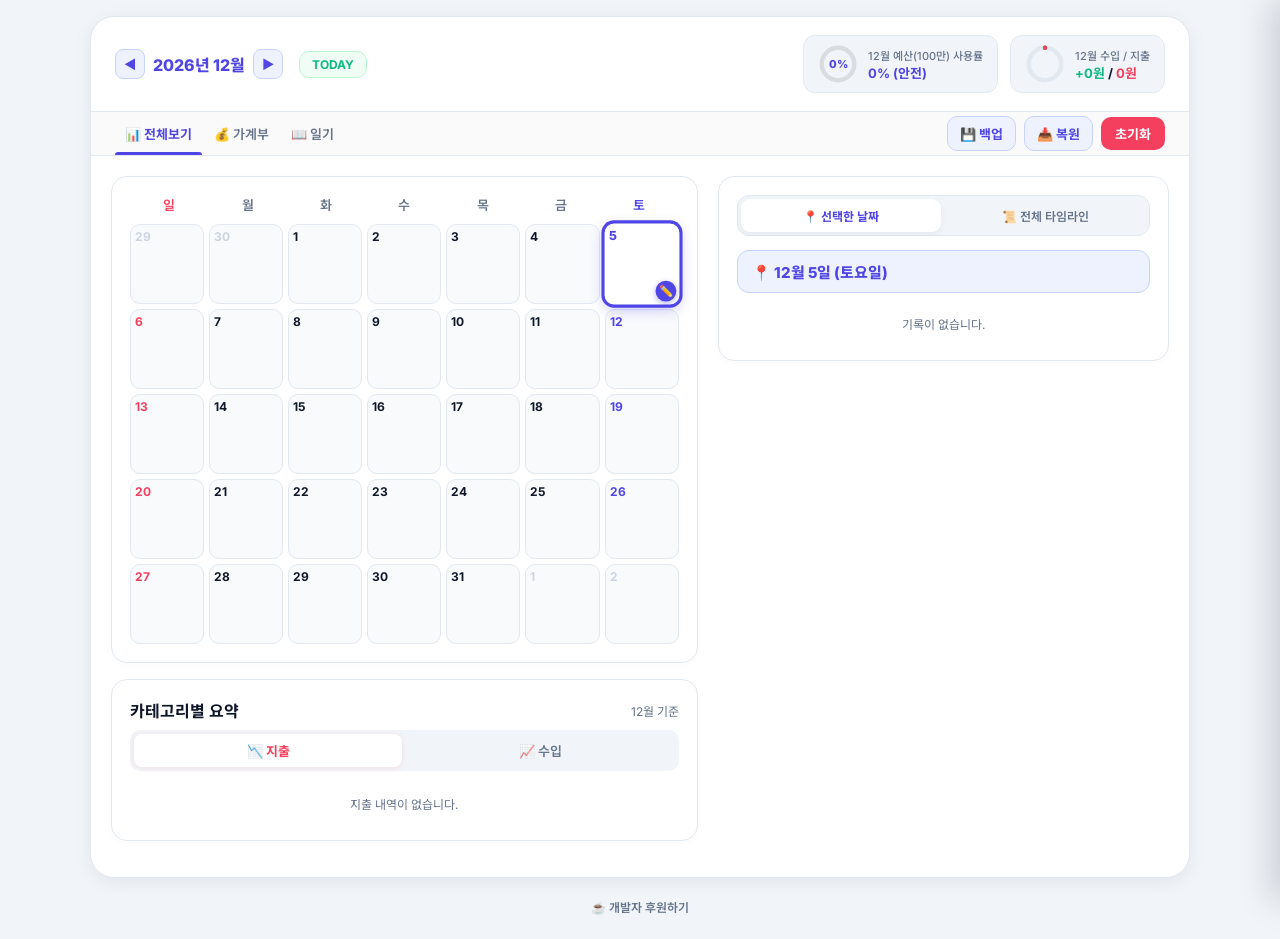
<file: index.html>
<!DOCTYPE html>
<html lang="ko">

<head>
    <meta charset="UTF-8">
    <meta name="viewport" content="width=device-width, initial-scale=1.0">
    <title>마음가계부</title>
    <meta name="theme-color" content="#4F46E5">
    <meta name="description" content="가계부와 일기를 함께 기록하는 다이어리 앱">
    <link rel="manifest" href="manifest.json">
    <link rel="icon" href="icons/icon-192.png" type="image/png">
    <link rel="apple-touch-icon" href="icons/icon-192.png">
    <link rel="preconnect" href="https://fonts.googleapis.com">
    <link rel="preconnect" href="https://fonts.gstatic.com" crossorigin>
    <link
        href="https://fonts.googleapis.com/css2?family=Inter:wght@400;500;600;700;800&family=Noto+Sans+KR:wght@300;400;500;700&display=swap"
        rel="stylesheet">
    <link rel="stylesheet" href="style.css?v=2">
</head>

<body>
    <div class="dash-wrapper">
        <!-- Header -->
        <header class="dash-header">
            <div class="month-nav">
                <span class="month-nav-spacer" aria-hidden="true"></span>
                <div class="month-nav-center">
                    <button class="month-nav-btn" onclick="prevMonth()">◀</button>
                    <span class="month-label" id="currentYearMonthText">2026년 8월</span>
                    <button class="month-nav-btn" onclick="nextMonth()">▶</button>
                </div>
                <button class="today-go-btn" onclick="goToToday()">TODAY</button>
            </div>
            <div class="metrics-group">
                <div class="metric-pill" onclick="setBudget()" style="cursor:pointer;" title="클릭하여 예산 설정">
                    <div class="budget-meter" id="budgetMeter" title="예산 사용률">
                        <svg viewBox="0 0 64 64" role="img" aria-label="예산 사용률">
                            <circle class="budget-meter-track" cx="32" cy="32" r="26" />
                            <circle class="budget-meter-fill" id="budgetMeterFill" cx="32" cy="32" r="26" />
                        </svg>
                        <span class="budget-meter-text" id="budgetMeterText">0%</span>
                    </div>
                    <div>
                        <div class="metric-label" id="metricLabelBudget">예산(100만) 사용률 ✏️</div>
                        <div class="metric-val" id="metricValBudget" style="color:var(--indigo-600);">0%</div>
                    </div>
                </div>
                <div class="metric-pill">
                    <div class="ie-meter" id="ieMeter" title="수입/지출 비율">
                        <svg viewBox="0 0 64 64" role="img" aria-label="수입 대비 지출 비율">
                            <circle class="ie-meter-track" cx="32" cy="32" r="26" />
                            <circle class="ie-meter-inc" id="ieMeterInc" cx="32" cy="32" r="26" />
                            <circle class="ie-meter-exp" id="ieMeterExp" cx="32" cy="32" r="26" />
                        </svg>
                    </div>
                    <div>
                        <div class="metric-label" id="metricLabelBalance">8월 수입 / 지출</div>
                        <div class="metric-val" id="metricValBalance"><span style="color:var(--emerald-500);">0원</span>
                            / <span style="color:var(--coral-500);">0원</span></div>
                    </div>
                </div>
            </div>
        </header>

        <div class="dash-tab-bar">
            <div class="dash-tab-group">
                <button class="dash-tab active" id="tabAll" onclick="switchFilter('all')">📊 전체보기</button>
                <button class="dash-tab" id="tabLedger" onclick="switchFilter('ledger')">💰 가계부</button>
                <button class="dash-tab" id="tabDiary" onclick="switchFilter('diary')">📖 일기</button>
            </div>
            <div class="dash-tab-actions">
                <button class="tab-icon-btn" onclick="backupData()" title="백업 파일로 저장">💾 백업</button>
                <button class="tab-icon-btn" onclick="document.getElementById('restoreFileInput').click()"
                    title="백업 파일 불러오기">📥 복원</button>
                <button class="tab-reset-btn" onclick="clearAll()">초기화</button>
            </div>
            <button class="tab-menu-toggle" id="tabMenuToggle" onclick="toggleTabMenu()" title="메뉴">☰</button>
        </div>

        <input type="file" id="restoreFileInput" accept="application/json" style="display:none"
            onchange="restoreData(event)">

        <div class="tab-menu-overlay" id="tabMenuOverlay" onclick="closeTabMenu()"></div>
        <div class="tab-menu-drawer" id="tabMenuDrawer">
            <div class="tab-menu-header">
                <span>메뉴</span>
                <button class="modal-close" onclick="closeTabMenu()">✕</button>
            </div>
            <button class="tab-menu-item" onclick="closeTabMenu(); backupData();">💾 백업 파일로 저장</button>
            <button class="tab-menu-item"
                onclick="closeTabMenu(); document.getElementById('restoreFileInput').click();">📥 백업 파일 불러오기</button>
            <button class="tab-menu-item danger" onclick="closeTabMenu(); clearAll();">🗑️ 전체 초기화</button>
        </div>

        <div class="dash-body">
            <!-- Left -->
            <div>
                <div class="dash-card cal-card">
                    <div class="cal-table-head">
                        <span style="color:var(--coral-500);">일</span>
                        <span>월</span><span>화</span><span>수</span><span>목</span><span>금</span>
                        <span style="color:var(--indigo-600);">토</span>
                    </div>
                    <div class="cal-grid" id="calendarGrid"></div>
                </div>

                <div class="dash-card">
                    <div class="card-header">
                        <span class="card-title">카테고리별 요약</span>
                        <span style="font-size:12px;color:var(--text-muted);" id="catMonthLabel">8월 기준</span>
                    </div>
                    <div class="cat-tab-bar">
                        <button class="cat-tab active" id="catTabExp" onclick="switchCatTab('exp')">📉 지출</button>
                        <button class="cat-tab" id="catTabInc" onclick="switchCatTab('inc')">📈 수입</button>
                    </div>
                    <div id="categorySummaryContainer">
                        <div style="font-size:12px;color:var(--text-muted);text-align:center;padding:10px;">지출 내역이 없습니다.
                        </div>
                    </div>
                </div>
            </div>

            <!-- Right -->
            <div>
                <div class="dash-card">
                    <div class="mode-toggle-bar">
                        <button class="mode-btn active" id="modeSelected" onclick="switchTimelineMode('selected')">📍
                            선택한 날짜</button>
                        <button class="mode-btn" id="modeAll" onclick="switchTimelineMode('all')">📜 전체 타임라인</button>
                    </div>
                    <div class="day-panel-title">
                        <span id="detailTitleText">📍 8월 9일</span>
                    </div>
                    <div id="timelineContainer"></div>
                </div>
            </div>
        </div>
    </div>

    <div class="support-footer">
        <button class="support-link" onclick="donateSupport()">☕ 개발자 후원하기</button>
    </div>

    <!-- MODAL -->
    <div class="modal-overlay" id="writeModal">
        <div class="modal-box">
            <div class="modal-header">
                <div>
                    <div class="modal-title">✏️ 새 기록 작성</div>
                    <div style="margin-top:4px;font-size:12px;color:var(--text-muted);" id="modalDateHint">선택된 날짜에 기록을
                        추가합니다</div>
                </div>
                <button class="modal-close" onclick="closeModal()">✕</button>
            </div>
            <div class="modal-tabs">
                <button class="modal-tab active" id="mtabLedger" onclick="switchModalTab('ledger')">💰 가계부 작성</button>
                <button class="modal-tab" id="mtabDiary" onclick="switchModalTab('diary')">📖 일기 작성</button>
            </div>
            <div class="modal-body">
                <!-- Ledger Form -->
                <div class="form-section active" id="formLedger">
                    <div class="form-group">
                        <label class="form-label">수입 / 지출 구분</label>
                        <div class="type-toggle">
                            <button class="type-btn exp active" id="typeExp" onclick="setType('exp')">📉 지출</button>
                            <button class="type-btn inc" id="typeInc" onclick="setType('inc')">📈 수입</button>
                        </div>
                    </div>
                    <div class="form-row">
                        <div class="form-group"><label class="form-label">날짜</label><input class="form-input"
                                type="date" id="ledgerDate"></div>
                        <div class="form-group"><label class="form-label">금액 (원)</label><input class="form-input"
                                type="number" id="ledgerAmount"></div>
                    </div>
                    <div class="form-group">
                        <label class="form-label">반복 설정</label>
                        <div class="repeat-row">
                            <button type="button" class="repeat-btn" id="repeatToggle" onclick="toggleRepeat()">
                                <span id="repeatCheckIcon">⬜</span><span>🔁 매월 반복</span>
                            </button>
                            <div class="repeat-info" id="repeatInfo">반복 없음 · 선택한 날짜에만 기록됩니다</div>
                        </div>
                        <div class="repeat-detail" id="repeatDetail">
                            <label class="form-label">반복 기간</label>
                            <select class="form-select" id="repeatDuration" onchange="updateRepeatInfo()">
                                <option value="0">계속 반복 (무기한)</option>
                                <option value="3">3개월</option>
                                <option value="6">6개월</option>
                                <option value="12">12개월</option>
                                <option value="24">24개월</option>
                            </select>
                        </div>
                    </div>
                    <div class="form-row">
                        <div class="form-group">
                            <label class="form-label">카테고리</label>
                            <!-- 숨겨진 실제 select (JS에서 값 읽기용) -->
                            <input type="hidden" id="ledgerCategory" value="식비">
                            <div class="custom-select-wrapper" id="categorySelectWrapper">
                                <div class="custom-select-trigger" id="categoryTrigger"
                                    onclick="toggleCategoryDropdown()">
                                    <span id="categoryTriggerText">🍚 식비</span>
                                    <span class="arrow">▼</span>
                                </div>
                                <div class="custom-select-dropdown" id="categoryDropdown">
                                    <!-- JS로 동적 렌더링 -->
                                </div>
                            </div>
                        </div>
                        <div class="form-group">
                            <label class="form-label">결제 수단</label>
                            <select class="form-select" id="ledgerPayment">
                                <option>💳 카드</option>
                                <option>💵 현금</option>
                                <option>🏦 계좌이체</option>
                                <option>🟡 카카오페이</option>
                                <option>🟢 네이버페이</option>
                            </select>
                        </div>
                    </div>
                    <div class="form-group"><label class="form-label">내용 / 사용처</label><input class="form-input"
                            type="text" id="ledgerTitle"></div>
                    <div class="form-group"><label class="form-label">메모 (선택)</label><input class="form-input"
                            type="text" id="ledgerMemo"></div>
                </div>

                <!-- Diary Form -->
                <div class="form-section" id="formDiary">
                    <div class="form-group"><label class="form-label">날짜</label><input class="form-input" type="date"
                            id="diaryDate"></div>
                    <div class="form-group">
                        <label class="form-label">오늘의 기분</label>
                        <div class="mood-picker">
                            <button class="mood-btn active" onclick="setMood(this,'😊 행복')">😊 행복</button>
                            <button class="mood-btn" onclick="setMood(this,'😌 평온')">😌 평온</button>
                            <button class="mood-btn" onclick="setMood(this,'😢 슬픔')">😢 슬픔</button>
                            <button class="mood-btn" onclick="setMood(this,'😤 화남')">😤 화남</button>
                            <button class="mood-btn" onclick="setMood(this,'😴 피곤')">😴 피곤</button>
                            <button class="mood-btn" onclick="setMood(this,'🎉 신남')">🎉 신남</button>
                            <button class="mood-btn" onclick="setMood(this,'🤔 생각')">🤔 생각</button>
                            <button class="mood-btn" onclick="setMood(this,'💪 의욕')">💪 의욕</button>
                        </div>
                    </div>
                    <div class="form-group"><label class="form-label">제목 (선택)</label><input class="form-input"
                            type="text" id="diaryTitle" placeholder="오늘의 한 줄 제목"></div>
                    <div class="form-group"><label class="form-label">일기 내용</label><textarea class="form-textarea"
                            id="diaryContent"
                            placeholder="오늘 있었던 일, 느꼈던 감정을 자유롭게 기록해보세요 📖&#10;&#10;여기는 나만의 소중한 공간이에요 :)"></textarea>
                    </div>
                    <div class="form-group">
                        <label class="form-label">태그 (Enter로 추가)</label>
                        <input class="form-input" type="text" id="tagInput" placeholder="#카페 #일상 #독서"
                            onkeydown="addTag(event)">
                        <div class="tag-list" id="tagList"></div>
                    </div>
                </div>
            </div>
            <div class="modal-footer">
                <button class="btn-cancel" onclick="closeModal()">취소</button>
                <button class="btn-save" onclick="saveEntry()">💾 저장하기</button>
            </div>
        </div>
    </div>

    <!-- BUDGET MODAL -->
    <div class="modal-overlay" id="budgetModal">
        <div class="modal-box" style="max-width: 400px;">
            <div class="modal-header">
                <div>
                    <div class="modal-title">🎯 목표 예산 설정</div>
                    <div style="margin-top:4px;font-size:12px;color:var(--text-muted);" id="budgetModalHint">이번 달의 목표
                        예산을 설정합니다</div>
                </div>
                <button class="modal-close" onclick="closeBudgetModal()">✕</button>
            </div>
            <div class="modal-body">
                <div class="form-group">
                    <label class="form-label">금액 (원)</label>
                    <input class="form-input" type="number" id="budgetInputAmount" placeholder="1000000">
                </div>
            </div>
            <div class="modal-footer">
                <button class="btn-cancel" onclick="closeBudgetModal()">취소</button>
                <button class="btn-save" onclick="saveBudget()">💾 저장하기</button>
            </div>
        </div>
    </div>

    <!-- RECURRING EDIT MODAL -->
    <div class="modal-overlay" id="recurringModal">
        <div class="modal-box" style="max-width: 460px;">
            <div class="modal-header">
                <div>
                    <div class="modal-title">🔁 반복 항목 수정</div>
                    <div style="margin-top:4px;font-size:12px;color:var(--text-muted);" id="recurringHint">매월 반복되는 기록입니다
                    </div>
                </div>
                <button class="modal-close" onclick="closeRecurringModal()">✕</button>
            </div>
            <div class="modal-body">
                <div class="form-section active">
                    <div class="form-group">
                        <label class="form-label">수입 / 지출 구분</label>
                        <div class="type-toggle">
                            <button class="type-btn exp" id="recTypeExp" onclick="setRecType('exp')">📉 지출</button>
                            <button class="type-btn inc" id="recTypeInc" onclick="setRecType('inc')">📈 수입</button>
                        </div>
                    </div>
                    <div class="form-group">
                        <label class="form-label">금액 (원)</label>
                        <input class="form-input" type="number" id="recurringAmount" placeholder="500000">
                    </div>
                    <div class="form-group">
                        <label class="form-label">내용 / 사용처</label>
                        <input class="form-input" type="text" id="recurringTitle" placeholder="월세">
                    </div>
                    <div class="form-group">
                        <label class="form-label">반복 날짜 (매월)</label>
                        <select class="form-select" id="recurringDay"></select>
                    </div>
                    <div class="form-group">
                        <label class="form-label">적용 범위</label>
                        <div class="scope-toggle">
                            <button class="scope-btn active" id="scopeOne" onclick="setRecScope('one')">이 달만</button>
                            <button class="scope-btn" id="scopeAll" onclick="setRecScope('all')">이 달부터 전체</button>
                        </div>
                        <div style="font-size:11px;color:var(--text-muted);margin-top:6px;" id="recScopeHint">이번 달 기록만
                            변경됩니다.</div>
                    </div>
                </div>
            </div>
            <div class="modal-footer">
                <button class="btn-danger" onclick="deleteRecurring()">🗑️ 삭제</button>
                <button class="btn-save" onclick="saveRecurringEdit()">💾 저장하기</button>
            </div>
        </div>
    </div>

    <script src="script.js?v=2"></script>
</body>

</html>
</file>
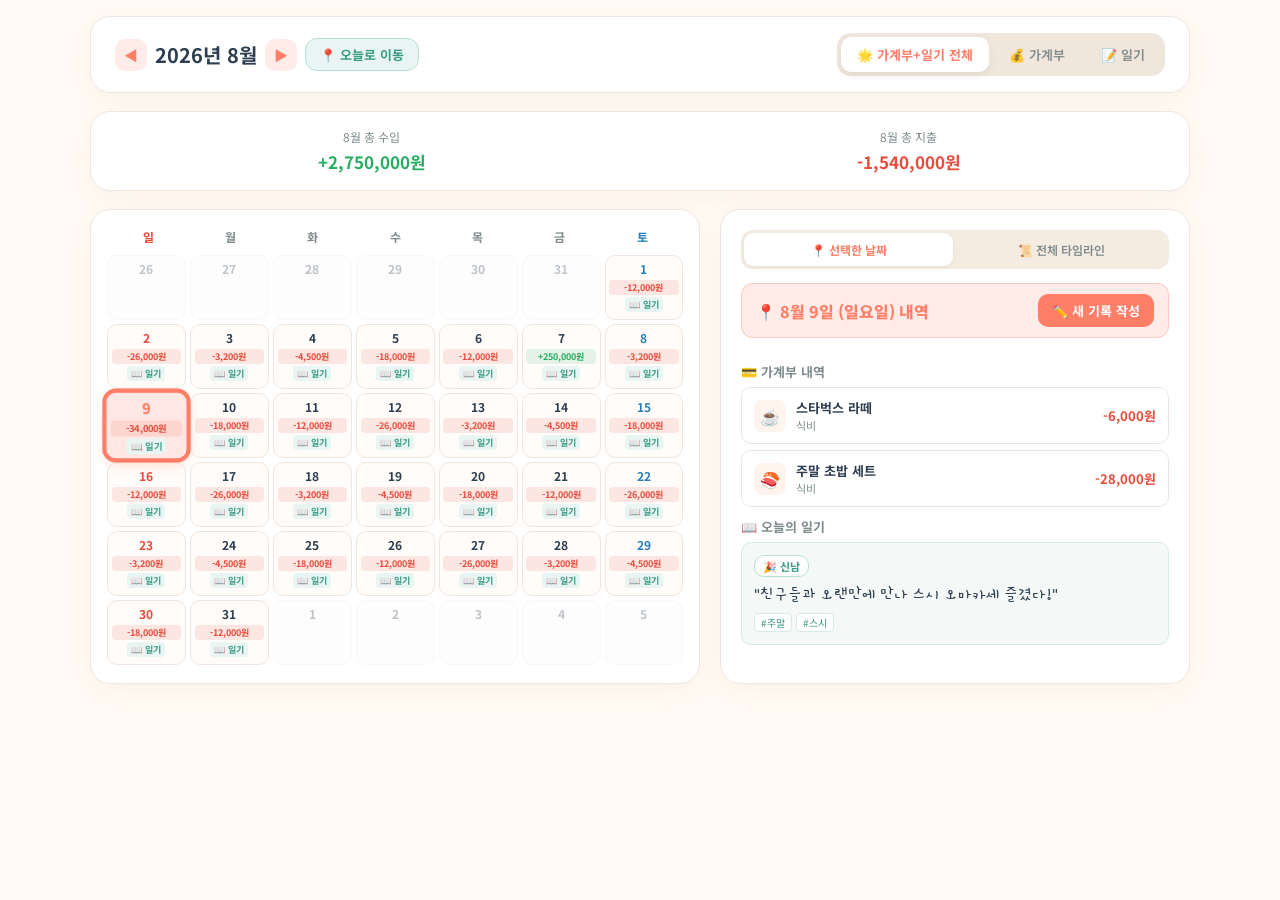
<file: draft_1_cozy.html>
<!DOCTYPE html>
<html lang="ko">
<head>
    <meta charset="UTF-8">
    <meta name="viewport" content="width=device-width, initial-scale=1.0">
    <title>시안 1 - 모던 코지 가계부 & 일기</title>
    <link rel="preconnect" href="https://fonts.googleapis.com">
    <link rel="preconnect" href="https://fonts.gstatic.com" crossorigin>
    <link href="https://fonts.googleapis.com/css2?family=Gamja+Flower&family=Noto+Sans+KR:wght@300;400;500;700&display=swap" rel="stylesheet">
    <style>
        :root {
            --bg-color: #FFFBF4;
            --card-bg: #FFFFFF;
            --text-main: #2C3E50;
            --text-sub: #7F8C8D;
            --primary: #FF7E67;
            --primary-light: #FFEBE7;
            --secondary: #3B9B85;
            --secondary-light: #E8F5F2;
            --accent-expense: #E74C3C;
            --accent-income: #27AE60;
            --border-color: #F0E6DF;
            --radius-lg: 20px;
            --radius-md: 14px;
            --shadow: 0 8px 24px rgba(220, 180, 160, 0.12);
        }

        * { box-sizing: border-box; margin: 0; padding: 0; font-family: 'Noto Sans KR', sans-serif; -webkit-tap-highlight-color: transparent; }

        body { background-color: var(--bg-color); color: var(--text-main); min-height: 100vh; padding: 16px; }

        .app-layout { width: 100%; max-width: 1100px; margin: 0 auto; display: flex; flex-direction: column; gap: 18px; }

        .app-header {
            background: var(--card-bg); border-radius: var(--radius-lg);
            padding: 16px 24px; box-shadow: var(--shadow); border: 1px solid var(--border-color);
            display: flex; justify-content: space-between; align-items: center; flex-wrap: wrap; gap: 12px;
        }

        .month-selector { font-size: 20px; font-weight: 700; display: flex; align-items: center; gap: 8px; flex-wrap: wrap; }

        .month-btn {
            background: var(--primary-light); color: var(--primary); border: none;
            width: 32px; height: 32px; border-radius: 10px; cursor: pointer; font-weight: 700;
            display: flex; align-items: center; justify-content: center; font-size: 14px;
        }
        .month-btn:hover { background: var(--primary); color: white; }

        .today-go-btn {
            background: var(--secondary-light); color: var(--secondary);
            border: 1px solid #B8E0D7; padding: 6px 14px; border-radius: 12px;
            font-size: 13px; font-weight: 700; cursor: pointer; display: flex; align-items: center; gap: 4px;
            transition: all 0.2s;
        }
        .today-go-btn:hover { background: var(--secondary); color: white; }

        .tab-switcher { display: flex; background: #F0E6DC; padding: 4px; border-radius: 14px; gap: 4px; flex-wrap: wrap; }
        .tab-btn { padding: 8px 16px; border: none; background: none; font-size: 13px; font-weight: 600; color: var(--text-sub); border-radius: 10px; cursor: pointer; transition: all 0.2s ease; }
        .tab-btn.active { background: var(--card-bg); color: var(--primary); box-shadow: 0 4px 10px rgba(0,0,0,0.06); font-weight: 700; }

        .summary-card {
            background: var(--card-bg); border-radius: var(--radius-lg); padding: 16px 20px;
            box-shadow: var(--shadow); border: 1px solid var(--border-color);
            display: grid; grid-template-columns: repeat(auto-fit, minmax(130px, 1fr)); gap: 16px; text-align: center;
        }
        .summary-item { display: flex; flex-direction: column; gap: 4px; }
        .summary-label { font-size: 12px; color: var(--text-sub); }
        .summary-amount { font-size: 17px; font-weight: 700; }
        .summary-amount.income { color: var(--accent-income); }
        .summary-amount.expense { color: var(--accent-expense); }

        .main-content-grid { display: grid; grid-template-columns: 1fr; gap: 20px; }
        @media (min-width: 850px) { .main-content-grid { grid-template-columns: 1.3fr 1fr; } }

        .calendar-card { background: var(--card-bg); border-radius: var(--radius-lg); padding: 18px 16px; box-shadow: var(--shadow); border: 1px solid var(--border-color); width: 100%; }
        .calendar-days-header { display: grid; grid-template-columns: repeat(7, 1fr); text-align: center; font-size: 12px; font-weight: 700; color: var(--text-sub); margin-bottom: 10px; }
        .calendar-days-header span:nth-child(1) { color: #E74C3C; }
        .calendar-days-header span:nth-child(7) { color: #2980B9; }
        .calendar-grid { display: grid; grid-template-columns: repeat(7, 1fr); gap: 4px; width: 100%; }

        .calendar-cell {
            min-width: 0; min-height: 65px; border-radius: 10px;
            padding: 4px 2px; display: flex; flex-direction: column;
            align-items: center; justify-content: flex-start;
            cursor: pointer; transition: all 0.2s ease;
            background: #FFFCF9; border: 1.5px solid var(--border-color);
            box-sizing: border-box; user-select: none;
        }
        .calendar-cell * { pointer-events: none; }
        @media (max-width: 480px) { .calendar-cell { min-height: 52px; padding: 2px 1px; } }
        .calendar-cell:hover { background-color: var(--primary-light); border-color: var(--primary); transform: scale(1.03); }
        .calendar-cell.selected { background-color: #FFE8E3 !important; border-color: var(--primary) !important; box-shadow: 0 0 0 3px #FF7E67, 0 4px 12px rgba(255,126,103,0.3) !important; transform: scale(1.04); z-index: 5; }
        .calendar-cell.selected .date-num { color: var(--primary); font-size: 14px; font-weight: 800; }
        .calendar-cell.other-month { opacity: 0.3; background: #F9F9F9; pointer-events: none; }
        .date-num { font-size: 12px; font-weight: 700; margin-bottom: 2px; }
        .sun { color: #E74C3C; } .sat { color: #2980B9; }
        .cal-badge { font-size: 9px; font-weight: 700; padding: 1px 2px; border-radius: 4px; width: 95%; text-align: center; white-space: nowrap; overflow: hidden; text-overflow: ellipsis; margin-top: 1px; }
        .cal-badge.exp { color: #E74C3C; background: rgba(231, 76, 60, 0.12); }
        .cal-badge.inc { color: #27AE60; background: rgba(39, 174, 96, 0.12); }
        .cal-diary-badge { font-size: 9px; margin-top: 2px; background: var(--secondary-light); color: var(--secondary); padding: 1px 4px; border-radius: 4px; font-weight: 700; }

        .detail-panel { background: var(--card-bg); border-radius: var(--radius-lg); padding: 20px; box-shadow: var(--shadow); border: 1px solid var(--border-color); display: flex; flex-direction: column; gap: 14px; }
        .mode-toggle-bar { display: flex; background: #F4EBE1; padding: 3px; border-radius: 12px; gap: 4px; }
        .mode-btn { flex: 1; padding: 8px 0; border: none; background: none; font-size: 12px; font-weight: 600; color: var(--text-sub); border-radius: 9px; cursor: pointer; text-align: center; }
        .mode-btn.active { background: var(--card-bg); color: var(--primary); font-weight: 700; box-shadow: 0 2px 6px rgba(0,0,0,0.05); }
        .detail-header-title { font-size: 16px; font-weight: 800; color: var(--primary); display: flex; justify-content: space-between; align-items: center; background: var(--primary-light); padding: 10px 14px; border-radius: 12px; border: 1px solid rgba(255,126,103,0.3); }

        .section-label { font-size: 13px; font-weight: 700; color: var(--text-sub); margin: 10px 0 6px 0; display: flex; align-items: center; gap: 6px; }
        .date-group-card { background: #FFFBF9; border: 1px solid var(--border-color); border-radius: var(--radius-md); padding: 12px; margin-bottom: 10px; }
        .date-group-header { font-size: 13px; font-weight: 700; color: var(--primary); margin-bottom: 6px; padding-bottom: 4px; border-bottom: 1px dashed var(--border-color); display: flex; justify-content: space-between; }
        .list-card { background: #FFFFFF; border-radius: 10px; padding: 10px 12px; margin-bottom: 6px; border: 1px solid var(--border-color); display: flex; align-items: center; justify-content: space-between; }
        .list-left { display: flex; align-items: center; gap: 10px; }
        .icon-box { width: 32px; height: 32px; border-radius: 8px; display: flex; align-items: center; justify-content: center; font-size: 16px; background: #FFF3EE; }
        .item-title { font-size: 13px; font-weight: 700; }
        .item-category { font-size: 11px; color: var(--text-sub); }
        .item-amount { font-size: 13px; font-weight: 700; }
        .item-amount.minus { color: var(--accent-expense); }
        .item-amount.plus { color: var(--accent-income); }
        .diary-card { background: #F4F9F7; border-radius: 10px; padding: 12px; border: 1px solid #D5EBE5; margin-top: 6px; }
        .diary-top { display: flex; justify-content: space-between; align-items: center; margin-bottom: 6px; }
        .diary-mood-badge { background: #FFFFFF; color: var(--secondary); font-size: 11px; font-weight: 700; padding: 2px 8px; border-radius: 10px; border: 1px solid #B8E0D7; }
        .diary-text { font-family: 'Gamja Flower', cursive; font-size: 17px; line-height: 1.4; color: #2C3E50; margin-bottom: 6px; }
        .diary-tags { display: flex; gap: 4px; flex-wrap: wrap; }
        .tag-pill { font-size: 10px; color: var(--secondary); background: #FFFFFF; padding: 1px 6px; border-radius: 4px; border: 1px solid #D5EBE5; }

        /* ===== MODAL ===== */
        .modal-overlay {
            display: none; position: fixed; inset: 0;
            background: rgba(44, 62, 80, 0.5); backdrop-filter: blur(4px);
            z-index: 100; align-items: center; justify-content: center; padding: 16px;
        }
        .modal-overlay.open { display: flex; }

        .modal-box {
            background: var(--card-bg); border-radius: 24px;
            width: 100%; max-width: 520px; max-height: 90vh; overflow-y: auto;
            box-shadow: 0 24px 64px rgba(0,0,0,0.18);
            animation: slideUp 0.25s ease;
        }

        @keyframes slideUp { from { opacity: 0; transform: translateY(30px); } to { opacity: 1; transform: translateY(0); } }

        .modal-header {
            padding: 20px 24px 0;
            display: flex; justify-content: space-between; align-items: center;
        }

        .modal-title { font-size: 20px; font-weight: 800; color: var(--text-main); }

        .modal-close {
            width: 32px; height: 32px; border-radius: 10px; border: none;
            background: var(--primary-light); color: var(--primary);
            font-size: 16px; cursor: pointer; display: flex; align-items: center; justify-content: center;
        }

        .modal-tabs {
            display: flex; margin: 16px 24px 0; background: #F0E6DC;
            padding: 4px; border-radius: 12px; gap: 4px;
        }
        .modal-tab {
            flex: 1; padding: 9px 0; border: none; background: none;
            font-size: 13px; font-weight: 600; color: var(--text-sub);
            border-radius: 9px; cursor: pointer; text-align: center; transition: all 0.2s;
        }
        .modal-tab.active { background: var(--card-bg); color: var(--primary); font-weight: 700; box-shadow: 0 2px 6px rgba(0,0,0,0.06); }

        .modal-body { padding: 20px 24px 24px; }

        .form-section { display: none; flex-direction: column; gap: 14px; }
        .form-section.active { display: flex; }

        .form-row { display: grid; grid-template-columns: 1fr 1fr; gap: 12px; }

        .form-group { display: flex; flex-direction: column; gap: 6px; }
        .form-label { font-size: 12px; font-weight: 700; color: var(--text-sub); }

        .form-input, .form-select, .form-textarea {
            padding: 10px 14px; border-radius: 12px;
            border: 1.5px solid var(--border-color);
            font-size: 14px; color: var(--text-main);
            background: #FFFCF9; outline: none;
            font-family: 'Noto Sans KR', sans-serif;
            transition: border-color 0.2s;
        }
        .form-input:focus, .form-select:focus, .form-textarea:focus { border-color: var(--primary); }
        .form-textarea { resize: vertical; min-height: 100px; }

        .type-toggle { display: flex; gap: 8px; }
        .type-btn {
            flex: 1; padding: 10px 0; border-radius: 12px;
            border: 1.5px solid var(--border-color); background: #FFFCF9;
            font-size: 13px; font-weight: 700; cursor: pointer; text-align: center;
            transition: all 0.2s;
        }
        .type-btn.exp.active { background: #FFF0EE; border-color: var(--accent-expense); color: var(--accent-expense); }
        .type-btn.inc.active { background: #EDFAF3; border-color: var(--accent-income); color: var(--accent-income); }

        .mood-picker { display: flex; gap: 8px; flex-wrap: wrap; }
        .mood-btn {
            padding: 6px 12px; border-radius: 10px; border: 1.5px solid var(--border-color);
            background: #FFFCF9; font-size: 13px; cursor: pointer; transition: all 0.2s;
        }
        .mood-btn.active { border-color: var(--secondary); background: var(--secondary-light); }

        .tag-input-row { display: flex; gap: 8px; }
        .tag-input-row .form-input { flex: 1; }
        .tag-list { display: flex; flex-wrap: wrap; gap: 6px; min-height: 28px; }
        .tag-chip { background: var(--secondary-light); color: var(--secondary); border: 1px solid #B8E0D7; padding: 3px 10px; border-radius: 20px; font-size: 12px; display: flex; align-items: center; gap: 4px; }
        .tag-chip button { background: none; border: none; color: var(--secondary); cursor: pointer; font-size: 13px; line-height: 1; }

        .modal-footer {
            padding: 0 24px 24px;
            display: flex; gap: 10px;
        }

        .btn-cancel {
            flex: 1; padding: 12px; border-radius: 14px; border: 1.5px solid var(--border-color);
            background: #FFFCF9; color: var(--text-sub); font-size: 14px; font-weight: 700; cursor: pointer;
        }
        .btn-save {
            flex: 2; padding: 12px; border-radius: 14px; border: none;
            background: linear-gradient(135deg, var(--primary), #FF9A7E);
            color: white; font-size: 14px; font-weight: 700; cursor: pointer;
            box-shadow: 0 4px 14px rgba(255,126,103,0.35);
        }
        .btn-save:hover { transform: translateY(-1px); box-shadow: 0 6px 18px rgba(255,126,103,0.4); }
    </style>
</head>
<body>

<div class="app-layout">
    <header class="app-header">
        <div class="month-selector">
            <button class="month-btn" onclick="prevMonth()">◀</button>
            <span id="currentYearMonthText">2026년 8월</span>
            <button class="month-btn" onclick="nextMonth()">▶</button>
            <button class="today-go-btn" onclick="goToToday()">📍 오늘로 이동</button>
        </div>
        <div class="tab-switcher">
            <button class="tab-btn active" id="tabAll" onclick="switchFilter('all')">🌟 가계부+일기 전체</button>
            <button class="tab-btn" id="tabLedger" onclick="switchFilter('ledger')">💰 가계부</button>
            <button class="tab-btn" id="tabDiary" onclick="switchFilter('diary')">📝 일기</button>
        </div>
    </header>

    <div class="summary-card">
        <div class="summary-item">
            <span class="summary-label" id="sumLabelIncome">8월 총 수입</span>
            <span class="summary-amount income">+2,750,000원</span>
        </div>
        <div class="summary-item">
            <span class="summary-label" id="sumLabelExpense">8월 총 지출</span>
            <span class="summary-amount expense">-1,540,000원</span>
        </div>
    </div>

    <div class="main-content-grid">
        <div class="calendar-card">
            <div class="calendar-days-header">
                <span>일</span><span>월</span><span>화</span><span>수</span><span>목</span><span>금</span><span>토</span>
            </div>
            <div class="calendar-grid" id="calendarGrid"></div>
        </div>

        <div class="detail-panel">
            <div class="mode-toggle-bar">
                <button class="mode-btn active" id="modeSelected" onclick="switchTimelineMode('selected')">📍 선택한 날짜</button>
                <button class="mode-btn" id="modeAll" onclick="switchTimelineMode('all')">📜 전체 타임라인</button>
            </div>

            <div class="detail-header-title">
                <span id="detailTitleText">📍 8월 9일 내역</span>
                <button onclick="openModal()" style="background: var(--primary); color: white; border: none; padding: 7px 14px; border-radius: 10px; font-size: 13px; font-weight: 700; cursor: pointer;">✏️ 새 기록 작성</button>
            </div>

            <div id="timelineContainer"></div>
        </div>
    </div>
</div>

<!-- ===== WRITE MODAL ===== -->
<div class="modal-overlay" id="writeModal">
    <div class="modal-box">
        <div class="modal-header">
            <span class="modal-title">✏️ 새 기록 작성</span>
            <button class="modal-close" onclick="closeModal()">✕</button>
        </div>

        <div class="modal-tabs">
            <button class="modal-tab active" id="mtabLedger" onclick="switchModalTab('ledger')">💰 가계부 작성</button>
            <button class="modal-tab" id="mtabDiary" onclick="switchModalTab('diary')">📝 일기 작성</button>
        </div>

        <div class="modal-body">
            <!-- Ledger Form -->
            <div class="form-section active" id="formLedger">
                <div class="form-group">
                    <label class="form-label">수입 / 지출 구분</label>
                    <div class="type-toggle">
                        <button class="type-btn exp active" id="typeExp" onclick="setType('exp')">📉 지출</button>
                        <button class="type-btn inc" id="typeInc" onclick="setType('inc')">📈 수입</button>
                    </div>
                </div>
                <div class="form-row">
                    <div class="form-group">
                        <label class="form-label">날짜</label>
                        <input class="form-input" type="date" id="ledgerDate">
                    </div>
                    <div class="form-group">
                        <label class="form-label">금액 (원)</label>
                        <input class="form-input" type="number" id="ledgerAmount" placeholder="15000">
                    </div>
                </div>
                <div class="form-row">
                    <div class="form-group">
                        <label class="form-label">카테고리</label>
                        <select class="form-select" id="ledgerCategory">
                            <option value="식비">🍱 식비</option>
                            <option value="교통">🚌 교통</option>
                            <option value="문화">🎬 문화/여가</option>
                            <option value="쇼핑">🛍️ 쇼핑</option>
                            <option value="생활">🏠 생활</option>
                            <option value="의료">💊 의료</option>
                            <option value="수입">💰 수입</option>
                            <option value="기타">📌 기타</option>
                        </select>
                    </div>
                    <div class="form-group">
                        <label class="form-label">결제 수단</label>
                        <select class="form-select" id="ledgerPayment">
                            <option value="카드">💳 카드</option>
                            <option value="현금">💵 현금</option>
                            <option value="계좌이체">🏦 계좌이체</option>
                            <option value="카카오페이">🟡 카카오페이</option>
                            <option value="네이버페이">🟢 네이버페이</option>
                        </select>
                    </div>
                </div>
                <div class="form-group">
                    <label class="form-label">내용 / 사용처</label>
                    <input class="form-input" type="text" id="ledgerTitle" placeholder="스타벅스 아이스 아메리카노">
                </div>
                <div class="form-group">
                    <label class="form-label">메모 (선택)</label>
                    <input class="form-input" type="text" id="ledgerMemo" placeholder="간단한 메모를 남겨보세요">
                </div>
            </div>

            <!-- Diary Form -->
            <div class="form-section" id="formDiary">
                <div class="form-group">
                    <label class="form-label">날짜</label>
                    <input class="form-input" type="date" id="diaryDate">
                </div>
                <div class="form-group">
                    <label class="form-label">오늘의 기분</label>
                    <div class="mood-picker" id="moodPicker">
                        <button class="mood-btn active" onclick="setMood(this, '😊 행복')">😊 행복</button>
                        <button class="mood-btn" onclick="setMood(this, '😌 평온')">😌 평온</button>
                        <button class="mood-btn" onclick="setMood(this, '😢 슬픔')">😢 슬픔</button>
                        <button class="mood-btn" onclick="setMood(this, '😤 화남')">😤 화남</button>
                        <button class="mood-btn" onclick="setMood(this, '😴 피곤')">😴 피곤</button>
                        <button class="mood-btn" onclick="setMood(this, '🎉 신남')">🎉 신남</button>
                        <button class="mood-btn" onclick="setMood(this, '🤔 생각많음')">🤔 생각</button>
                        <button class="mood-btn" onclick="setMood(this, '💪 의욕충만')">💪 의욕</button>
                    </div>
                </div>
                <div class="form-group">
                    <label class="form-label">제목 (선택)</label>
                    <input class="form-input" type="text" id="diaryTitle" placeholder="오늘의 한 줄 제목">
                </div>
                <div class="form-group">
                    <label class="form-label">일기 내용</label>
                    <textarea class="form-textarea" id="diaryContent" placeholder="오늘 있었던 일, 느꼈던 감정을 자유롭게 적어보세요 📖&#10;&#10;여기는 나만의 특별한 공간이에요 :)"></textarea>
                </div>
                <div class="form-group">
                    <label class="form-label">태그 (Enter로 추가)</label>
                    <div class="tag-input-row">
                        <input class="form-input" type="text" id="tagInput" placeholder="#카페 #독서" onkeydown="addTag(event)">
                    </div>
                    <div class="tag-list" id="tagList"></div>
                </div>
            </div>
        </div>

        <div class="modal-footer">
            <button class="btn-cancel" onclick="closeModal()">취소</button>
            <button class="btn-save" onclick="saveEntry()">💾 저장하기</button>
        </div>
    </div>
</div>

<script>
    let currentYear = 2026, currentMonth = 8, selectedDay = 9;
    let activeFilter = 'all', timelineMode = 'selected';
    let selectedMood = '😊 행복', selectedType = 'exp';
    let currentTags = [];
    let userEntries = {}; // Stores user-added entries

    const dayNames = ['일요일', '월요일', '화요일', '수요일', '목요일', '금요일', '토요일'];
    function getWeekdayName(y, m, d) { return dayNames[new Date(y, m - 1, d).getDay()]; }

    const sampleActivities = [
        { icon: '☕', name: '아이스 아메리카노', cat: '식비', cost: -4500, mood: '☕ 상쾌함', diary: '시원한 커피 한 잔으로 시작한 상쾌한 아침.', tag: '#카페타임' },
        { icon: '🍱', name: '점심 정식 세트', cat: '식비', cost: -12000, mood: '🍱 맛있는 점심', diary: '좋아하는 식당에서 알찬 점심 식사.', tag: '#맛집탐방' },
        { icon: '🚌', name: '대중교통비', cat: '교통', cost: -3200, mood: '🌱 무탈함', diary: '창밖 풍경 보며 편안하게 이동.', tag: '#일상' },
        { icon: '📚', name: '서점 서적', cat: '문화', cost: -18000, mood: '📖 지성 충전', diary: '에세이 책 한 권을 읽으며 마음에 평화 얻기.', tag: '#독서' },
        { icon: '🍕', name: '파스타 & 피자', cat: '식비', cost: -26000, mood: '🎉 즐거운 저녁', diary: '맛있는 요리와 함께한 행복한 수다 타임.', tag: '#파스타' },
    ];

    function getMockData(y, m, d) {
        const key = `${y}-${m}-${d}`;
        const base = getBaseData(y, m, d);
        if (userEntries[key]) {
            const u = userEntries[key];
            if (u.ledger) { base.items = [...base.items, ...u.ledger]; }
            if (u.diary) { base.diary = u.diary; }
        }
        return base;
    }

    function getBaseData(y, m, d) {
        if (m === 8 && d === 7) return { inc: '+250,000원', items: [{ icon: '💰', title: '프리랜서 외주 대금', category: '수입', amount: '+250,000원', type: 'plus' }], diary: { mood: '💰 든든함', text: '외주 작업 대금이 입금되어 뿌듯했던 날!' , tags: ['#수입', '#외주'] } };
        if (m === 8 && d === 9) return { expense: '-34,000원', items: [{ icon: '☕', title: '스타벅스 라떼', category: '식비', amount: '-6,000원', type: 'minus' }, { icon: '🍣', title: '주말 초밥 세트', category: '식비', amount: '-28,000원', type: 'minus' }], diary: { mood: '🎉 신남', text: '친구들과 오랜만에 만나 스시 오마카세 즐겼다!' , tags: ['#주말', '#스시'] } };
        const act = sampleActivities[(d * 3 + m) % sampleActivities.length];
        return { expense: `${act.cost.toLocaleString()}원`, items: [{ icon: act.icon, title: act.name, category: act.cat, amount: `${act.cost.toLocaleString()}원`, type: 'minus' }], diary: { mood: act.mood, text: `${m}월 ${d}일, ${act.diary}`, tags: [act.tag] } };
    }

    function prevMonth() { currentMonth--; if (currentMonth < 1) { currentMonth = 12; currentYear--; } selectedDay = 1; renderAll(); }
    function nextMonth() { currentMonth++; if (currentMonth > 12) { currentMonth = 1; currentYear++; } selectedDay = 1; renderAll(); }
    function goToToday() { currentYear = 2026; currentMonth = 8; selectedDay = 9; renderAll(); }

    function renderCalendar() {
        const grid = document.getElementById('calendarGrid');
        grid.innerHTML = '';
        const totalDays = new Date(currentYear, currentMonth, 0).getDate();
        const firstDow = new Date(currentYear, currentMonth - 1, 1).getDay();
        const prevTotal = new Date(currentYear, currentMonth - 1, 0).getDate();
        for (let i = firstDow - 1; i >= 0; i--) { const c = document.createElement('div'); c.className = 'calendar-cell other-month'; c.innerHTML = `<span class="date-num">${prevTotal - i}</span>`; grid.appendChild(c); }
        for (let d = 1; d <= totalDays; d++) {
            const cell = document.createElement('div');
            const dow = new Date(currentYear, currentMonth - 1, d).getDay();
            cell.className = `calendar-cell ${d === selectedDay ? 'selected' : ''}`;
            cell.setAttribute('onclick', `selectDate(${d})`);
            const data = getMockData(currentYear, currentMonth, d);
            let badges = '';
            if (data.expense) badges += `<div class="cal-badge exp">${data.expense}</div>`;
            if (data.inc) badges += `<div class="cal-badge inc">${data.inc}</div>`;
            if (data.diary) badges += `<div class="cal-diary-badge">📖 일기</div>`;
            cell.innerHTML = `<span class="date-num ${dow===0?'sun':dow===6?'sat':''}">${d}</span>${badges}`;
            grid.appendChild(cell);
        }
        const rem = (firstDow + totalDays) % 7;
        for (let d = 1; d <= (rem === 0 ? 0 : 7 - rem); d++) { const c = document.createElement('div'); c.className = 'calendar-cell other-month'; c.innerHTML = `<span class="date-num">${d}</span>`; grid.appendChild(c); }
    }

    function selectDate(d) { selectedDay = Number(d); timelineMode = 'selected'; document.getElementById('modeSelected').classList.add('active'); document.getElementById('modeAll').classList.remove('active'); renderAll(); }
    function switchTimelineMode(m) { timelineMode = m; document.getElementById('modeSelected').classList.toggle('active', m==='selected'); document.getElementById('modeAll').classList.toggle('active', m==='all'); renderTimeline(); }
    function switchFilter(f) { activeFilter = f; ['all','ledger','diary'].forEach(x => document.getElementById('tab'+x[0].toUpperCase()+x.slice(1)).classList.toggle('active', x===f)); renderTimeline(); }

    function renderTimeline() {
        const container = document.getElementById('timelineContainer');
        const titleEl = document.getElementById('detailTitleText');
        const totalDays = new Date(currentYear, currentMonth, 0).getDate();
        if (timelineMode === 'selected') {
            titleEl.innerText = `📍 ${currentMonth}월 ${selectedDay}일 (${getWeekdayName(currentYear, currentMonth, selectedDay)}) 내역`;
            container.innerHTML = renderDayHtml(selectedDay);
        } else {
            titleEl.innerText = `📜 ${currentYear}년 ${currentMonth}월 전체 타임라인`;
            let html = '';
            for (let d = 1; d <= totalDays; d++) {
                const data = getMockData(currentYear, currentMonth, d);
                html += `<div class="date-group-card" onclick="selectDate(${d})" style="cursor:pointer;"><div class="date-group-header"><span>📅 ${currentMonth}월 ${d}일 (${getWeekdayName(currentYear, currentMonth, d)})</span><span style="font-size:11px;color:var(--text-sub);">${data.expense || data.inc || ''}</span></div>${renderDayHtml(d)}</div>`;
            }
            container.innerHTML = html;
        }
    }

    function renderDayHtml(day) {
        const data = getMockData(currentYear, currentMonth, day);
        if (!data) return `<div style="font-size:12px;color:var(--text-sub);text-align:center;padding:10px;">등록된 기록이 없습니다.</div>`;
        let html = '';
        if ((activeFilter === 'all' || activeFilter === 'ledger') && data.items?.length > 0) {
            html += `<div class="section-label">💳 가계부 내역</div>`;
            html += data.items.map(i => `<div class="list-card"><div class="list-left"><div class="icon-box">${i.icon}</div><div><div class="item-title">${i.title}</div><div class="item-category">${i.category}</div></div></div><span class="item-amount ${i.type}">${i.amount}</span></div>`).join('');
        }
        if ((activeFilter === 'all' || activeFilter === 'diary') && data.diary) {
            html += `<div class="section-label">📖 오늘의 일기</div><div class="diary-card"><div class="diary-top"><span class="diary-mood-badge">${data.diary.mood}</span></div><div class="diary-text">"${data.diary.text}"</div><div class="diary-tags">${data.diary.tags.map(t=>`<span class="tag-pill">${t}</span>`).join('')}</div></div>`;
        }
        return html || `<div style="font-size:12px;color:var(--text-sub);text-align:center;padding:10px;">등록된 기록이 없습니다.</div>`;
    }

    function renderAll() {
        document.getElementById('currentYearMonthText').innerText = `${currentYear}년 ${currentMonth}월`;
        document.getElementById('sumLabelIncome').innerText = `${currentMonth}월 총 수입`;
        document.getElementById('sumLabelExpense').innerText = `${currentMonth}월 총 지출`;
        renderCalendar(); renderTimeline();
    }

    /* Modal */
    function openModal() {
        const modal = document.getElementById('writeModal');
        modal.classList.add('open');
        const dateStr = `${currentYear}-${String(currentMonth).padStart(2,'0')}-${String(selectedDay).padStart(2,'0')}`;
        document.getElementById('ledgerDate').value = dateStr;
        document.getElementById('diaryDate').value = dateStr;
    }

    function closeModal() { document.getElementById('writeModal').classList.remove('open'); }

    document.getElementById('writeModal').addEventListener('click', function(e) { if (e.target === this) closeModal(); });

    function switchModalTab(tab) {
        document.getElementById('mtabLedger').classList.toggle('active', tab === 'ledger');
        document.getElementById('mtabDiary').classList.toggle('active', tab === 'diary');
        document.getElementById('formLedger').classList.toggle('active', tab === 'ledger');
        document.getElementById('formDiary').classList.toggle('active', tab === 'diary');
    }

    function setType(type) {
        selectedType = type;
        document.getElementById('typeExp').classList.toggle('active', type === 'exp');
        document.getElementById('typeInc').classList.toggle('active', type === 'inc');
    }

    function setMood(btn, mood) {
        selectedMood = mood;
        document.querySelectorAll('.mood-btn').forEach(b => b.classList.remove('active'));
        btn.classList.add('active');
    }

    function addTag(e) {
        if (e.key === 'Enter') {
            e.preventDefault();
            const input = document.getElementById('tagInput');
            let val = input.value.trim();
            if (!val) return;
            if (!val.startsWith('#')) val = '#' + val;
            currentTags.push(val);
            renderTags();
            input.value = '';
        }
    }

    function renderTags() {
        const list = document.getElementById('tagList');
        list.innerHTML = currentTags.map((t, i) => `<span class="tag-chip">${t} <button onclick="removeTag(${i})">×</button></span>`).join('');
    }

    function removeTag(i) { currentTags.splice(i, 1); renderTags(); }

    function saveEntry() {
        const activeTab = document.getElementById('formLedger').classList.contains('active') ? 'ledger' : 'diary';
        const dateStr = document.getElementById(activeTab === 'ledger' ? 'ledgerDate' : 'diaryDate').value;
        if (!dateStr) { alert('날짜를 선택해주세요.'); return; }
        const parts = dateStr.split('-');
        const y = parseInt(parts[0]), m = parseInt(parts[1]), d = parseInt(parts[2]);
        const key = `${y}-${m}-${d}`;
        if (!userEntries[key]) userEntries[key] = {};

        if (activeTab === 'ledger') {
            const amount = document.getElementById('ledgerAmount').value;
            const title = document.getElementById('ledgerTitle').value;
            if (!amount || !title) { alert('금액과 내용을 입력해주세요.'); return; }
            const cat = document.getElementById('ledgerCategory').value;
            const icons = { '식비':'🍱', '교통':'🚌', '문화':'🎬', '쇼핑':'🛍️', '생활':'🏠', '의료':'💊', '수입':'💰', '기타':'📌' };
            const isInc = selectedType === 'inc';
            if (!userEntries[key].ledger) userEntries[key].ledger = [];
            userEntries[key].ledger.push({ icon: icons[cat] || '📌', title, category: cat, amount: `${isInc ? '+' : '-'}${parseInt(amount).toLocaleString()}원`, type: isInc ? 'plus' : 'minus' });
            alert(`✅ ${m}월 ${d}일 가계부가 저장되었습니다!`);
        } else {
            const content = document.getElementById('diaryContent').value;
            if (!content) { alert('일기 내용을 입력해주세요.'); return; }
            userEntries[key].diary = { mood: selectedMood, text: content, tags: [...currentTags] };
            currentTags = [];
            renderTags();
            alert(`✅ ${m}월 ${d}일 일기가 저장되었습니다!`);
        }

        closeModal();
        currentYear = y; currentMonth = m; selectedDay = d; timelineMode = 'selected';
        document.getElementById('modeSelected').classList.add('active');
        document.getElementById('modeAll').classList.remove('active');
        renderAll();
    }

    renderAll();
</script>
</body>
</html>
</file>
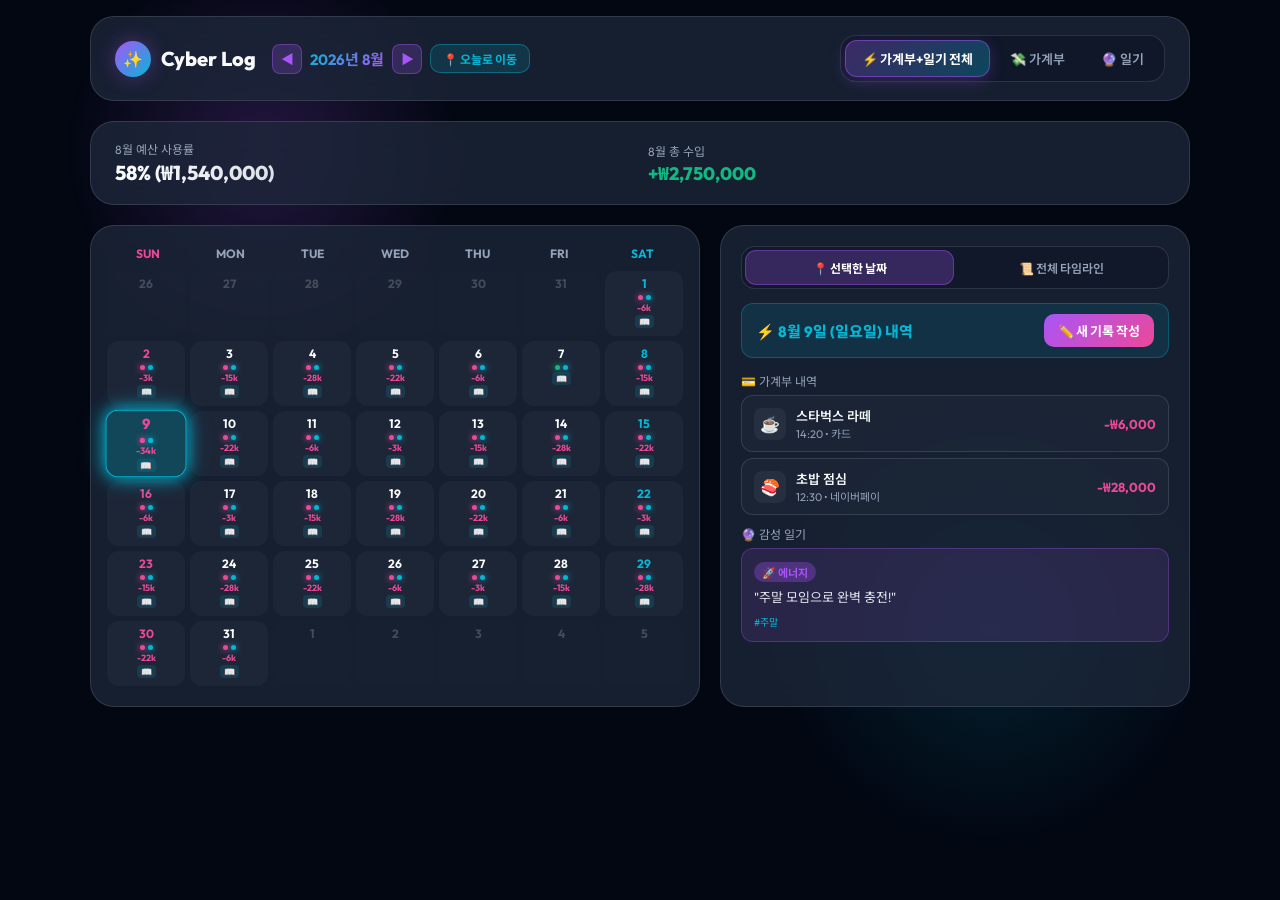
<file: draft_2_dark_glass.html>
<!DOCTYPE html>
<html lang="ko">
<head>
    <meta charset="UTF-8">
    <meta name="viewport" content="width=device-width, initial-scale=1.0">
    <title>시안 2 - 다크 글래스모피즘 가계부 & 일기</title>
    <link rel="preconnect" href="https://fonts.googleapis.com">
    <link rel="preconnect" href="https://fonts.gstatic.com" crossorigin>
    <link href="https://fonts.googleapis.com/css2?family=Noto+Sans+KR:wght@300;400;500;700&family=Outfit:wght@400;600;700;800&display=swap" rel="stylesheet">
    <style>
        :root {
            --bg-main: #0B0F19; --glass-card: rgba(30,41,59,0.75);
            --glass-border: rgba(255,255,255,0.12); --text-primary: #F8FAFC; --text-secondary: #94A3B8;
            --neon-purple: #A855F7; --neon-cyan: #06B6D4; --neon-pink: #EC4899; --neon-emerald: #10B981;
            --radius-xl: 24px; --radius-lg: 16px; --radius-md: 12px;
            --glow-purple: 0 0 20px rgba(168,85,247,0.35); --glow-cyan: 0 0 20px rgba(6,182,212,0.35);
        }
        * { box-sizing: border-box; margin: 0; padding: 0; font-family: 'Outfit', 'Noto Sans KR', sans-serif; -webkit-tap-highlight-color: transparent; }
        body { background-color: #030712; color: var(--text-primary); min-height: 100vh; padding: 16px; overflow-x: hidden; }

        .ambient-glow-1 { position: fixed; width: 400px; height: 400px; background: radial-gradient(circle, rgba(168,85,247,0.2) 0%, rgba(0,0,0,0) 70%); top: -50px; left: 5%; pointer-events: none; z-index: 0; }
        .ambient-glow-2 { position: fixed; width: 450px; height: 450px; background: radial-gradient(circle, rgba(6,182,212,0.15) 0%, rgba(0,0,0,0) 70%); bottom: 5%; right: 5%; pointer-events: none; z-index: 0; }

        .app-layout { width: 100%; max-width: 1100px; margin: 0 auto; display: flex; flex-direction: column; gap: 20px; position: relative; z-index: 1; }

        .app-header { background: var(--glass-card); backdrop-filter: blur(16px); border: 1px solid var(--glass-border); border-radius: var(--radius-xl); padding: 18px 24px; display: flex; justify-content: space-between; align-items: center; flex-wrap: wrap; gap: 12px; }
        .brand-title { font-size: 20px; font-weight: 800; display: flex; align-items: center; gap: 10px; }
        .avatar-glow { width: 36px; height: 36px; border-radius: 50%; background: linear-gradient(135deg, var(--neon-purple), var(--neon-cyan)); display: flex; align-items: center; justify-content: center; font-size: 16px; box-shadow: var(--glow-purple); }

        .month-nav { display: flex; align-items: center; gap: 8px; flex-wrap: wrap; }
        .month-nav-btn { background: rgba(168,85,247,0.2); color: var(--neon-purple); border: 1px solid rgba(168,85,247,0.4); width: 30px; height: 30px; border-radius: 8px; cursor: pointer; font-weight: 700; font-size: 13px; display: flex; align-items: center; justify-content: center; transition: all 0.2s; }
        .month-nav-btn:hover { background: rgba(168,85,247,0.5); box-shadow: var(--glow-purple); }
        .month-label { font-size: 15px; font-weight: 700; background: linear-gradient(135deg, var(--neon-cyan), var(--neon-purple)); -webkit-background-clip: text; -webkit-text-fill-color: transparent; }
        .today-go-btn { background: rgba(6,182,212,0.15); color: var(--neon-cyan); border: 1px solid rgba(6,182,212,0.4); padding: 5px 12px; border-radius: 10px; font-size: 12px; font-weight: 700; cursor: pointer; transition: all 0.2s; }
        .today-go-btn:hover { background: rgba(6,182,212,0.35); box-shadow: var(--glow-cyan); }

        .glass-tab-switcher { display: flex; background: rgba(15,23,42,0.9); border: 1px solid var(--glass-border); padding: 4px; border-radius: 16px; gap: 4px; flex-wrap: wrap; }
        .glass-tab { padding: 8px 16px; border: none; background: none; color: var(--text-secondary); font-size: 13px; font-weight: 600; border-radius: 12px; cursor: pointer; transition: all 0.25s ease; }
        .glass-tab.active { background: linear-gradient(135deg, rgba(168,85,247,0.3), rgba(6,182,212,0.3)); border: 1px solid rgba(168,85,247,0.5); color: #FFF; box-shadow: 0 4px 15px rgba(168,85,247,0.25); font-weight: 700; }

        .glass-overview { background: var(--glass-card); backdrop-filter: blur(16px); border: 1px solid var(--glass-border); border-radius: var(--radius-xl); padding: 18px 24px; display: grid; grid-template-columns: repeat(auto-fit, minmax(180px, 1fr)); gap: 16px; align-items: center; }
        .ov-label { font-size: 12px; color: var(--text-secondary); }
        .ov-val { font-size: 20px; font-weight: 800; background: linear-gradient(135deg, #FFF, var(--text-secondary)); -webkit-background-clip: text; -webkit-text-fill-color: transparent; }

        .main-grid { display: grid; grid-template-columns: 1fr; gap: 20px; }
        @media (min-width: 850px) { .main-grid { grid-template-columns: 1.3fr 1fr; } }

        .glass-calendar-card { background: var(--glass-card); backdrop-filter: blur(16px); border: 1px solid var(--glass-border); border-radius: var(--radius-xl); padding: 20px 16px; width: 100%; }
        .cal-head-days { display: grid; grid-template-columns: repeat(7, 1fr); text-align: center; font-size: 12px; font-weight: 700; color: var(--text-secondary); margin-bottom: 10px; }
        .cal-grid { display: grid; grid-template-columns: repeat(7, 1fr); gap: 5px; width: 100%; }

        .cal-cell { min-width: 0; min-height: 65px; border-radius: var(--radius-md); background: rgba(255,255,255,0.03); border: 1.5px solid transparent; padding: 4px; display: flex; flex-direction: column; align-items: center; justify-content: flex-start; cursor: pointer; transition: all 0.2s ease; box-sizing: border-box; user-select: none; }
        .cal-cell * { pointer-events: none; }
        @media (max-width: 480px) { .cal-cell { min-height: 52px; padding: 2px 1px; } }
        .cal-cell:hover { border-color: rgba(168,85,247,0.6); background: rgba(168,85,247,0.15); transform: scale(1.03); }
        .cal-cell.selected { border-color: var(--neon-cyan) !important; box-shadow: 0 0 15px var(--neon-cyan), 0 0 25px rgba(6,182,212,0.4) !important; background: rgba(6,182,212,0.25) !important; transform: scale(1.04); z-index: 5; }
        .cal-cell.selected .cal-dnum { color: var(--neon-cyan); font-size: 14px; font-weight: 800; }
        .cal-cell.other-month { opacity: 0.2; pointer-events: none; }
        .cal-dnum { font-size: 12px; font-weight: 700; }
        .cal-dot-wrap { display: flex; gap: 3px; margin-top: 4px; }
        .dot { width: 5px; height: 5px; border-radius: 50%; }
        .dot.exp { background: var(--neon-pink); box-shadow: 0 0 6px var(--neon-pink); }
        .dot.inc { background: var(--neon-emerald); box-shadow: 0 0 6px var(--neon-emerald); }
        .dot.diary { background: var(--neon-cyan); box-shadow: 0 0 6px var(--neon-cyan); }
        .cal-badge-text { font-size: 9px; font-weight: 700; margin-top: 2px; color: var(--neon-pink); }
        .cal-diary-badge { font-size: 9px; color: var(--neon-cyan); background: rgba(6,182,212,0.15); padding: 1px 4px; border-radius: 4px; margin-top: 2px; font-weight: 700; }

        .glass-detail-panel { background: var(--glass-card); backdrop-filter: blur(16px); border: 1px solid var(--glass-border); border-radius: var(--radius-xl); padding: 20px; display: flex; flex-direction: column; gap: 14px; }
        .mode-toggle-bar { display: flex; background: rgba(15,23,42,0.8); border: 1px solid var(--glass-border); padding: 3px; border-radius: 14px; gap: 4px; }
        .mode-btn { flex: 1; padding: 8px 0; border: none; background: none; color: var(--text-secondary); font-size: 12px; font-weight: 600; border-radius: 11px; cursor: pointer; text-align: center; }
        .mode-btn.active { background: rgba(168,85,247,0.25); color: #FFF; border: 1px solid rgba(168,85,247,0.4); font-weight: 700; }
        .detail-title-bar { display: flex; justify-content: space-between; align-items: center; background: rgba(6,182,212,0.12); border: 1px solid rgba(6,182,212,0.3); border-radius: 12px; padding: 10px 14px; }
        .detail-title { font-size: 15px; font-weight: 800; color: var(--neon-cyan); }

        .date-group-card { background: rgba(15,23,42,0.5); border: 1px solid var(--glass-border); border-radius: var(--radius-lg); padding: 12px; margin-bottom: 10px; }
        .date-group-header { font-size: 13px; font-weight: 700; color: var(--neon-purple); margin-bottom: 6px; padding-bottom: 4px; border-bottom: 1px dashed var(--glass-border); display: flex; justify-content: space-between; }
        .tx-card { background: rgba(30,41,59,0.6); border: 1px solid var(--glass-border); border-radius: var(--radius-md); padding: 10px 12px; margin-bottom: 6px; display: flex; align-items: center; justify-content: space-between; }
        .tx-left { display: flex; align-items: center; gap: 10px; }
        .tx-icon { font-size: 16px; width: 32px; height: 32px; border-radius: 8px; background: rgba(255,255,255,0.05); display: flex; align-items: center; justify-content: center; }
        .tx-name { font-size: 13px; font-weight: 600; }
        .tx-meta { font-size: 11px; color: var(--text-secondary); }
        .tx-val { font-size: 13px; font-weight: 700; }
        .tx-val.exp { color: var(--neon-pink); }
        .tx-val.inc { color: var(--neon-emerald); }
        .dark-diary-card { background: rgba(168,85,247,0.12); border: 1px solid rgba(168,85,247,0.3); border-radius: var(--radius-md); padding: 12px; margin-top: 6px; }
        .diary-mood-tag { background: rgba(168,85,247,0.3); color: var(--neon-purple); padding: 2px 8px; border-radius: 10px; font-size: 11px; font-weight: 700; display: inline-block; margin-bottom: 6px; }
        .diary-body { font-size: 13px; line-height: 1.5; color: #E2E8F0; margin-bottom: 6px; }
        .diary-tags-row { display: flex; gap: 6px; flex-wrap: wrap; }
        .d-tag { font-size: 10px; color: var(--neon-cyan); }

        /* ===== MODAL ===== */
        .modal-overlay { display: none; position: fixed; inset: 0; background: rgba(3,7,18,0.8); backdrop-filter: blur(8px); z-index: 100; align-items: center; justify-content: center; padding: 16px; }
        .modal-overlay.open { display: flex; }
        .modal-box { background: rgba(15,23,42,0.95); backdrop-filter: blur(20px); border: 1px solid var(--glass-border); border-radius: 28px; width: 100%; max-width: 520px; max-height: 90vh; overflow-y: auto; box-shadow: 0 0 60px rgba(168,85,247,0.2), 0 24px 64px rgba(0,0,0,0.5); animation: slideUp 0.25s ease; }
        @keyframes slideUp { from { opacity: 0; transform: translateY(30px); } to { opacity: 1; transform: translateY(0); } }

        .modal-header { padding: 24px 24px 0; display: flex; justify-content: space-between; align-items: center; }
        .modal-title { font-size: 20px; font-weight: 800; background: linear-gradient(135deg, var(--neon-purple), var(--neon-cyan)); -webkit-background-clip: text; -webkit-text-fill-color: transparent; }
        .modal-close { width: 32px; height: 32px; border-radius: 10px; border: 1px solid var(--glass-border); background: rgba(255,255,255,0.05); color: var(--text-secondary); font-size: 16px; cursor: pointer; display: flex; align-items: center; justify-content: center; }
        .modal-close:hover { background: rgba(236,72,153,0.2); color: var(--neon-pink); }

        .modal-tabs { display: flex; margin: 16px 24px 0; background: rgba(15,23,42,0.9); border: 1px solid var(--glass-border); padding: 4px; border-radius: 14px; gap: 4px; }
        .modal-tab { flex: 1; padding: 9px 0; border: none; background: none; font-size: 13px; font-weight: 600; color: var(--text-secondary); border-radius: 10px; cursor: pointer; text-align: center; transition: all 0.2s; }
        .modal-tab.active { background: linear-gradient(135deg, rgba(168,85,247,0.3), rgba(6,182,212,0.3)); color: #FFF; border: 1px solid rgba(168,85,247,0.5); font-weight: 700; }

        .modal-body { padding: 20px 24px 24px; }
        .form-section { display: none; flex-direction: column; gap: 14px; }
        .form-section.active { display: flex; }
        .form-row { display: grid; grid-template-columns: 1fr 1fr; gap: 12px; }
        .form-group { display: flex; flex-direction: column; gap: 6px; }
        .form-label { font-size: 12px; font-weight: 700; color: var(--text-secondary); letter-spacing: 0.5px; }

        .form-input, .form-select, .form-textarea {
            padding: 10px 14px; border-radius: 12px;
            border: 1.5px solid var(--glass-border);
            font-size: 14px; color: var(--text-primary);
            background: rgba(30,41,59,0.6); outline: none;
            font-family: 'Outfit', 'Noto Sans KR', sans-serif;
            transition: border-color 0.2s;
        }
        .form-input:focus, .form-select:focus, .form-textarea:focus { border-color: var(--neon-cyan); box-shadow: 0 0 0 3px rgba(6,182,212,0.15); }
        .form-select option { background: #1E293B; }
        .form-textarea { resize: vertical; min-height: 110px; }

        .type-toggle { display: flex; gap: 8px; }
        .type-btn { flex: 1; padding: 10px 0; border-radius: 12px; border: 1.5px solid var(--glass-border); background: rgba(30,41,59,0.5); font-size: 13px; font-weight: 700; cursor: pointer; text-align: center; transition: all 0.2s; color: var(--text-secondary); }
        .type-btn.exp.active { background: rgba(236,72,153,0.2); border-color: var(--neon-pink); color: var(--neon-pink); box-shadow: 0 0 14px rgba(236,72,153,0.2); }
        .type-btn.inc.active { background: rgba(16,185,129,0.2); border-color: var(--neon-emerald); color: var(--neon-emerald); box-shadow: 0 0 14px rgba(16,185,129,0.2); }

        .mood-picker { display: flex; gap: 8px; flex-wrap: wrap; }
        .mood-btn { padding: 6px 12px; border-radius: 10px; border: 1.5px solid var(--glass-border); background: rgba(30,41,59,0.5); font-size: 13px; cursor: pointer; transition: all 0.2s; color: var(--text-primary); }
        .mood-btn.active { border-color: var(--neon-purple); background: rgba(168,85,247,0.2); box-shadow: 0 0 10px rgba(168,85,247,0.2); }

        .tag-input-row { display: flex; gap: 8px; }
        .tag-input-row .form-input { flex: 1; }
        .tag-list { display: flex; flex-wrap: wrap; gap: 6px; min-height: 28px; }
        .tag-chip { background: rgba(6,182,212,0.15); color: var(--neon-cyan); border: 1px solid rgba(6,182,212,0.35); padding: 3px 10px; border-radius: 20px; font-size: 12px; display: flex; align-items: center; gap: 4px; }
        .tag-chip button { background: none; border: none; color: var(--neon-cyan); cursor: pointer; font-size: 13px; line-height: 1; }

        .modal-footer { padding: 0 24px 24px; display: flex; gap: 10px; }
        .btn-cancel { flex: 1; padding: 12px; border-radius: 14px; border: 1px solid var(--glass-border); background: rgba(30,41,59,0.5); color: var(--text-secondary); font-size: 14px; font-weight: 700; cursor: pointer; }
        .btn-cancel:hover { background: rgba(30,41,59,0.8); }
        .btn-save { flex: 2; padding: 12px; border-radius: 14px; border: none; background: linear-gradient(135deg, var(--neon-purple), var(--neon-cyan)); color: white; font-size: 14px; font-weight: 700; cursor: pointer; box-shadow: 0 4px 20px rgba(168,85,247,0.35); }
        .btn-save:hover { transform: translateY(-1px); box-shadow: 0 6px 24px rgba(168,85,247,0.45); }
    </style>
</head>
<body>
<div class="ambient-glow-1"></div>
<div class="ambient-glow-2"></div>

<div class="app-layout">
    <header class="app-header">
        <div style="display:flex;align-items:center;gap:16px;flex-wrap:wrap;">
            <div class="brand-title">
                <div class="avatar-glow">✨</div>
                <span>Cyber Log</span>
            </div>
            <div class="month-nav">
                <button class="month-nav-btn" onclick="prevMonth()">◀</button>
                <span class="month-label" id="currentYearMonthText">2026년 8월</span>
                <button class="month-nav-btn" onclick="nextMonth()">▶</button>
                <button class="today-go-btn" onclick="goToToday()">📍 오늘로 이동</button>
            </div>
        </div>
        <div class="glass-tab-switcher">
            <button class="glass-tab active" id="tabAll" onclick="switchFilter('all')">⚡ 가계부+일기 전체</button>
            <button class="glass-tab" id="tabLedger" onclick="switchFilter('ledger')">💸 가계부</button>
            <button class="glass-tab" id="tabDiary" onclick="switchFilter('diary')">🔮 일기</button>
        </div>
    </header>

    <div class="glass-overview">
        <div><div class="ov-label" id="ovLabelBudget">8월 예산 사용률</div><div class="ov-val">58% (₩1,540,000)</div></div>
        <div><div class="ov-label" id="ovLabelIncome">8월 총 수입</div><div style="font-size:18px;font-weight:800;color:var(--neon-emerald);">+₩2,750,000</div></div>
    </div>

    <div class="main-grid">
        <div class="glass-calendar-card">
            <div class="cal-head-days">
                <span style="color:var(--neon-pink);">SUN</span>
                <span>MON</span><span>TUE</span><span>WED</span><span>THU</span><span>FRI</span>
                <span style="color:var(--neon-cyan);">SAT</span>
            </div>
            <div class="cal-grid" id="calendarGrid"></div>
        </div>

        <div class="glass-detail-panel">
            <div class="mode-toggle-bar">
                <button class="mode-btn active" id="modeSelected" onclick="switchTimelineMode('selected')">📍 선택한 날짜</button>
                <button class="mode-btn" id="modeAll" onclick="switchTimelineMode('all')">📜 전체 타임라인</button>
            </div>
            <div class="detail-title-bar">
                <span class="detail-title" id="detailTitleText">⚡ 8월 9일 내역</span>
                <button onclick="openModal()" style="background:linear-gradient(135deg,var(--neon-purple),var(--neon-pink));color:white;border:none;padding:7px 14px;border-radius:10px;font-weight:700;cursor:pointer;font-size:13px;">✏️ 새 기록 작성</button>
            </div>
            <div id="timelineContainer"></div>
        </div>
    </div>
</div>

<!-- MODAL -->
<div class="modal-overlay" id="writeModal">
    <div class="modal-box">
        <div class="modal-header">
            <span class="modal-title">✏️ 새 기록 작성</span>
            <button class="modal-close" onclick="closeModal()">✕</button>
        </div>
        <div class="modal-tabs">
            <button class="modal-tab active" id="mtabLedger" onclick="switchModalTab('ledger')">💸 가계부 작성</button>
            <button class="modal-tab" id="mtabDiary" onclick="switchModalTab('diary')">🔮 일기 작성</button>
        </div>
        <div class="modal-body">
            <!-- Ledger Form -->
            <div class="form-section active" id="formLedger">
                <div class="form-group">
                    <label class="form-label">수입 / 지출 구분</label>
                    <div class="type-toggle">
                        <button class="type-btn exp active" id="typeExp" onclick="setType('exp')">📉 지출</button>
                        <button class="type-btn inc" id="typeInc" onclick="setType('inc')">📈 수입</button>
                    </div>
                </div>
                <div class="form-row">
                    <div class="form-group"><label class="form-label">날짜</label><input class="form-input" type="date" id="ledgerDate"></div>
                    <div class="form-group"><label class="form-label">금액 (원)</label><input class="form-input" type="number" id="ledgerAmount" placeholder="15000"></div>
                </div>
                <div class="form-row">
                    <div class="form-group">
                        <label class="form-label">카테고리</label>
                        <select class="form-select" id="ledgerCategory">
                            <option value="식비">🍱 식비</option><option value="교통">🚌 교통</option>
                            <option value="문화">🎬 문화/여가</option><option value="쇼핑">🛍️ 쇼핑</option>
                            <option value="생활">🏠 생활</option><option value="의료">💊 의료</option>
                            <option value="수입">💰 수입</option><option value="기타">📌 기타</option>
                        </select>
                    </div>
                    <div class="form-group">
                        <label class="form-label">결제 수단</label>
                        <select class="form-select" id="ledgerPayment">
                            <option value="카드">💳 카드</option><option value="현금">💵 현금</option>
                            <option value="계좌이체">🏦 계좌이체</option><option value="카카오페이">🟡 카카오페이</option>
                            <option value="네이버페이">🟢 네이버페이</option>
                        </select>
                    </div>
                </div>
                <div class="form-group"><label class="form-label">내용 / 사용처</label><input class="form-input" type="text" id="ledgerTitle" placeholder="스타벅스 아이스 아메리카노"></div>
                <div class="form-group"><label class="form-label">메모 (선택)</label><input class="form-input" type="text" id="ledgerMemo" placeholder="간단한 메모를 남겨보세요"></div>
            </div>

            <!-- Diary Form -->
            <div class="form-section" id="formDiary">
                <div class="form-group"><label class="form-label">날짜</label><input class="form-input" type="date" id="diaryDate"></div>
                <div class="form-group">
                    <label class="form-label">오늘의 기분</label>
                    <div class="mood-picker">
                        <button class="mood-btn active" onclick="setMood(this,'😊 행복')">😊 행복</button>
                        <button class="mood-btn" onclick="setMood(this,'😌 평온')">😌 평온</button>
                        <button class="mood-btn" onclick="setMood(this,'😢 슬픔')">😢 슬픔</button>
                        <button class="mood-btn" onclick="setMood(this,'😤 화남')">😤 화남</button>
                        <button class="mood-btn" onclick="setMood(this,'😴 피곤')">😴 피곤</button>
                        <button class="mood-btn" onclick="setMood(this,'🎉 신남')">🎉 신남</button>
                        <button class="mood-btn" onclick="setMood(this,'🤔 생각')">🤔 생각</button>
                        <button class="mood-btn" onclick="setMood(this,'💪 의욕')">💪 의욕</button>
                    </div>
                </div>
                <div class="form-group"><label class="form-label">제목 (선택)</label><input class="form-input" type="text" id="diaryTitle" placeholder="오늘의 한 줄 제목"></div>
                <div class="form-group"><label class="form-label">일기 내용</label><textarea class="form-textarea" id="diaryContent" placeholder="오늘 있었던 일, 느꼈던 감정을 자유롭게 적어보세요 🔮"></textarea></div>
                <div class="form-group">
                    <label class="form-label">태그 (Enter로 추가)</label>
                    <input class="form-input" type="text" id="tagInput" placeholder="#카페 #독서" onkeydown="addTag(event)">
                    <div class="tag-list" id="tagList"></div>
                </div>
            </div>
        </div>
        <div class="modal-footer">
            <button class="btn-cancel" onclick="closeModal()">취소</button>
            <button class="btn-save" onclick="saveEntry()">💾 저장하기</button>
        </div>
    </div>
</div>

<script>
    let currentYear = 2026, currentMonth = 8, selectedDay = 9;
    let activeFilter = 'all', timelineMode = 'selected';
    let selectedMood = '😊 행복', selectedType = 'exp';
    let currentTags = [], userEntries = {};

    const dayNames = ['일요일','월요일','화요일','수요일','목요일','금요일','토요일'];
    function getWeekdayName(y,m,d) { return dayNames[new Date(y,m-1,d).getDay()]; }

    const sampleActivities = [
        { icon:'☕', name:'아이스 라떼', meta:'카카오페이', cost:-5500, mood:'🚀 에너지', body:'네온 카페에서 시원하게.', tags:['#카페'] },
        { icon:'🍣', name:'스시 세트', meta:'네이버페이', cost:-28000, mood:'🍣 맛있음', body:'신선한 초밥으로 즐긴 식사.', tags:['#맛집'] },
        { icon:'🚌', name:'심야버스', meta:'교통카드', cost:-3200, mood:'🌌 야경', body:'반짝이는 도시 야경 보며 귀가.', tags:['#야경'] },
        { icon:'📚', name:'디자인 서적', meta:'현대카드', cost:-22000, mood:'🔮 크리에이티브', body:'새 디자인 서적 구매.', tags:['#자기개발'] },
        { icon:'🎬', name:'심야 영화', meta:'카드결제', cost:-15000, mood:'🎬 힐링', body:'몰입감 넘쳤던 심야 영화.', tags:['#영화'] }
    ];

    function getMockData(y,m,d) {
        const key = `${y}-${m}-${d}`;
        const base = getBaseData(y,m,d);
        if (userEntries[key]) {
            if (userEntries[key].ledger) base.items = [...base.items, ...userEntries[key].ledger];
            if (userEntries[key].diary) base.diary = userEntries[key].diary;
        }
        return base;
    }

    function getBaseData(y,m,d) {
        if (m===8&&d===7) return { inc:'+250k', items:[{ icon:'💰', name:'외주 대금 입금', meta:'15:00 • 계좌이체', val:'+₩250,000', type:'inc' }], diary:{ mood:'💰 보람', body:'외주 수입 입금!', tags:['#수입'] } };
        if (m===8&&d===9) return { exp:'-34k', items:[{ icon:'☕', name:'스타벅스 라떼', meta:'14:20 • 카드', val:'-₩6,000', type:'exp' },{ icon:'🍣', name:'초밥 점심', meta:'12:30 • 네이버페이', val:'-₩28,000', type:'exp' }], diary:{ mood:'🚀 에너지', body:'주말 모임으로 완벽 충전!', tags:['#주말'] } };
        const act = sampleActivities[(d*2+m)%sampleActivities.length];
        const k = Math.round(Math.abs(act.cost)/1000);
        return { exp:`-${k}k`, items:[{ icon:act.icon, name:act.name, meta:`18:00 • ${act.meta}`, val:`${act.cost.toLocaleString()}원`, type:'exp' }], diary:{ mood:act.mood, body:`${m}월 ${d}일, ${act.body}`, tags:act.tags } };
    }

    function prevMonth() { currentMonth--; if(currentMonth<1){currentMonth=12;currentYear--;} selectedDay=1; renderAll(); }
    function nextMonth() { currentMonth++; if(currentMonth>12){currentMonth=1;currentYear++;} selectedDay=1; renderAll(); }
    function goToToday() { currentYear=2026; currentMonth=8; selectedDay=9; renderAll(); }

    function renderCalendar() {
        const grid = document.getElementById('calendarGrid'); grid.innerHTML='';
        const totalDays = new Date(currentYear,currentMonth,0).getDate();
        const firstDow = new Date(currentYear,currentMonth-1,1).getDay();
        const prevTotal = new Date(currentYear,currentMonth-1,0).getDate();
        for(let i=firstDow-1;i>=0;i--){const c=document.createElement('div');c.className='cal-cell other-month';c.innerHTML=`<span class="cal-dnum">${prevTotal-i}</span>`;grid.appendChild(c);}
        for(let d=1;d<=totalDays;d++){
            const cell=document.createElement('div');
            const dow=new Date(currentYear,currentMonth-1,d).getDay();
            cell.className=`cal-cell ${d===selectedDay?'selected':''}`;
            cell.setAttribute('onclick',`selectDate(${d})`);
            const data=getMockData(currentYear,currentMonth,d);
            let dots='',badges='';
            if(data.exp){dots+=`<div class="dot exp"></div>`;badges+=`<div class="cal-badge-text">${data.exp}</div>`;}
            if(data.inc)dots+=`<div class="dot inc"></div>`;
            if(data.diary){dots+=`<div class="dot diary"></div>`;badges+=`<div class="cal-diary-badge">📖</div>`;}
            let dnumColor='';
            if(dow===0)dnumColor='color:var(--neon-pink);';
            if(dow===6)dnumColor='color:var(--neon-cyan);';
            cell.innerHTML=`<span class="cal-dnum" style="${dnumColor}">${d}</span><div class="cal-dot-wrap">${dots}</div>${badges}`;
            grid.appendChild(cell);
        }
        const rem=(firstDow+totalDays)%7;
        for(let d=1;d<=(rem===0?0:7-rem);d++){const c=document.createElement('div');c.className='cal-cell other-month';c.innerHTML=`<span class="cal-dnum">${d}</span>`;grid.appendChild(c);}
    }

    function selectDate(d){selectedDay=Number(d);timelineMode='selected';document.getElementById('modeSelected').classList.add('active');document.getElementById('modeAll').classList.remove('active');renderAll();}
    function switchTimelineMode(m){timelineMode=m;document.getElementById('modeSelected').classList.toggle('active',m==='selected');document.getElementById('modeAll').classList.toggle('active',m==='all');renderTimeline();}
    function switchFilter(f){activeFilter=f;['all','ledger','diary'].forEach(x=>document.getElementById('tab'+x[0].toUpperCase()+x.slice(1)).classList.toggle('active',x===f));renderTimeline();}

    function renderTimeline(){
        const container=document.getElementById('timelineContainer');
        const titleEl=document.getElementById('detailTitleText');
        const totalDays=new Date(currentYear,currentMonth,0).getDate();
        if(timelineMode==='selected'){
            titleEl.innerText=`⚡ ${currentMonth}월 ${selectedDay}일 (${getWeekdayName(currentYear,currentMonth,selectedDay)}) 내역`;
            container.innerHTML=renderDayHtml(selectedDay);
        }else{
            titleEl.innerText=`📜 ${currentYear}년 ${currentMonth}월 전체 타임라인`;
            let html='';
            for(let d=1;d<=totalDays;d++){
                const data=getMockData(currentYear,currentMonth,d);
                html+=`<div class="date-group-card" onclick="selectDate(${d})" style="cursor:pointer;"><div class="date-group-header"><span>✨ ${currentMonth}월 ${d}일 (${getWeekdayName(currentYear,currentMonth,d)})</span><span style="font-size:11px;color:var(--neon-cyan);">${data.exp||data.inc||''}</span></div>${renderDayHtml(d)}</div>`;
            }
            container.innerHTML=html;
        }
    }

    function renderDayHtml(day){
        const data=getMockData(currentYear,currentMonth,day);
        if(!data) return `<div style="font-size:12px;color:var(--text-secondary);text-align:center;padding:10px;">기록이 없습니다.</div>`;
        let html='';
        if((activeFilter==='all'||activeFilter==='ledger')&&data.items?.length>0){
            html+=`<div style="font-size:12px;color:var(--text-secondary);margin-bottom:6px;">💳 가계부 내역</div>`;
            html+=data.items.map(i=>`<div class="tx-card"><div class="tx-left"><div class="tx-icon">${i.icon}</div><div><div class="tx-name">${i.name||i.title}</div><div class="tx-meta">${i.meta||i.category||''}</div></div></div><div class="tx-val ${i.type}">${i.val||i.amount}</div></div>`).join('');
        }
        if((activeFilter==='all'||activeFilter==='diary')&&data.diary){
            html+=`<div style="font-size:12px;color:var(--text-secondary);margin-top:10px;margin-bottom:6px;">🔮 감성 일기</div><div class="dark-diary-card"><div class="diary-mood-tag">${data.diary.mood}</div><div class="diary-body">"${data.diary.body||data.diary.text}"</div><div class="diary-tags-row">${(data.diary.tags||[]).map(t=>`<span class="d-tag">${t}</span>`).join(' ')}</div></div>`;
        }
        return html||`<div style="font-size:12px;color:var(--text-secondary);text-align:center;padding:10px;">기록이 없습니다.</div>`;
    }

    function renderAll(){
        document.getElementById('currentYearMonthText').innerText=`${currentYear}년 ${currentMonth}월`;
        document.getElementById('ovLabelBudget').innerText=`${currentMonth}월 예산 사용률`;
        document.getElementById('ovLabelIncome').innerText=`${currentMonth}월 총 수입`;
        renderCalendar(); renderTimeline();
    }

    /* Modal */
    function openModal(){
        document.getElementById('writeModal').classList.add('open');
        const ds=`${currentYear}-${String(currentMonth).padStart(2,'0')}-${String(selectedDay).padStart(2,'0')}`;
        document.getElementById('ledgerDate').value=ds;
        document.getElementById('diaryDate').value=ds;
    }
    function closeModal(){document.getElementById('writeModal').classList.remove('open');}
    document.getElementById('writeModal').addEventListener('click',function(e){if(e.target===this)closeModal();});

    function switchModalTab(tab){
        document.getElementById('mtabLedger').classList.toggle('active',tab==='ledger');
        document.getElementById('mtabDiary').classList.toggle('active',tab==='diary');
        document.getElementById('formLedger').classList.toggle('active',tab==='ledger');
        document.getElementById('formDiary').classList.toggle('active',tab==='diary');
    }
    function setType(type){selectedType=type;document.getElementById('typeExp').classList.toggle('active',type==='exp');document.getElementById('typeInc').classList.toggle('active',type==='inc');}
    function setMood(btn,mood){selectedMood=mood;document.querySelectorAll('.mood-btn').forEach(b=>b.classList.remove('active'));btn.classList.add('active');}
    function addTag(e){
        if(e.key==='Enter'){e.preventDefault();const input=document.getElementById('tagInput');let val=input.value.trim();if(!val)return;if(!val.startsWith('#'))val='#'+val;currentTags.push(val);renderTags();input.value='';}
    }
    function renderTags(){document.getElementById('tagList').innerHTML=currentTags.map((t,i)=>`<span class="tag-chip">${t} <button onclick="removeTag(${i})">×</button></span>`).join('');}
    function removeTag(i){currentTags.splice(i,1);renderTags();}

    function saveEntry(){
        const isLedger=document.getElementById('formLedger').classList.contains('active');
        const dateStr=document.getElementById(isLedger?'ledgerDate':'diaryDate').value;
        if(!dateStr){alert('날짜를 선택해주세요.');return;}
        const parts=dateStr.split('-');const y=parseInt(parts[0]),m=parseInt(parts[1]),d=parseInt(parts[2]);
        const key=`${y}-${m}-${d}`;
        if(!userEntries[key])userEntries[key]={};
        if(isLedger){
            const amount=document.getElementById('ledgerAmount').value;
            const title=document.getElementById('ledgerTitle').value;
            if(!amount||!title){alert('금액과 내용을 입력해주세요.');return;}
            const cat=document.getElementById('ledgerCategory').value;
            const icons={'식비':'🍱','교통':'🚌','문화':'🎬','쇼핑':'🛍️','생활':'🏠','의료':'💊','수입':'💰','기타':'📌'};
            const isInc=selectedType==='inc';
            if(!userEntries[key].ledger)userEntries[key].ledger=[];
            userEntries[key].ledger.push({icon:icons[cat]||'📌',name:title,meta:`${document.getElementById('ledgerPayment').value}`,val:`${isInc?'+':'-'}${parseInt(amount).toLocaleString()}원`,type:isInc?'inc':'exp'});
            alert(`✅ ${m}월 ${d}일 가계부가 저장되었습니다!`);
        }else{
            const content=document.getElementById('diaryContent').value;
            if(!content){alert('일기 내용을 입력해주세요.');return;}
            userEntries[key].diary={mood:selectedMood,body:content,tags:[...currentTags]};
            currentTags=[];renderTags();
            alert(`✅ ${m}월 ${d}일 일기가 저장되었습니다!`);
        }
        closeModal();currentYear=y;currentMonth=m;selectedDay=d;timelineMode='selected';
        document.getElementById('modeSelected').classList.add('active');document.getElementById('modeAll').classList.remove('active');
        renderAll();
    }

    renderAll();
</script>
</body>
</html>
</file>
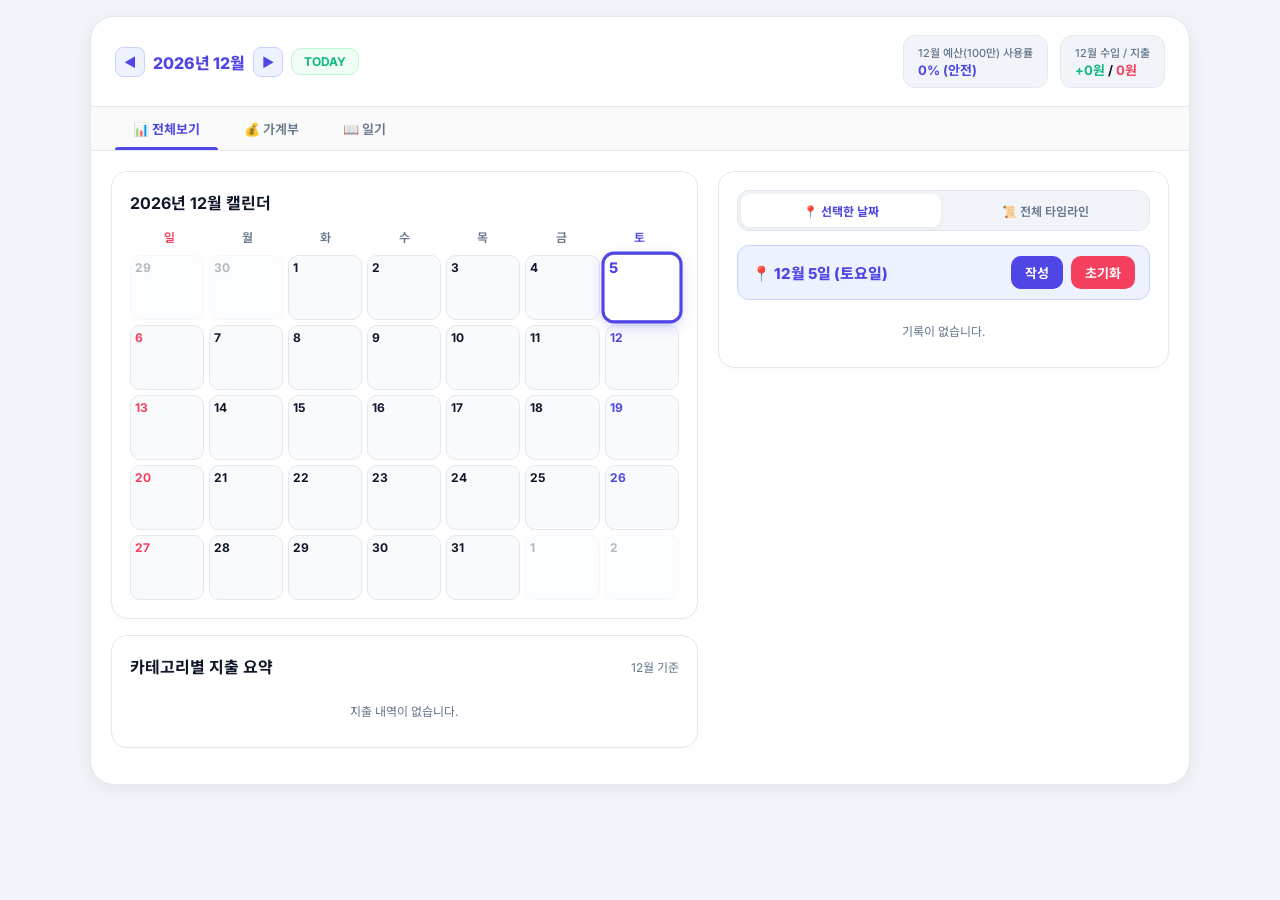
<file: draft_3_minimal_dash.html>
<!DOCTYPE html>
<html lang="ko">

<head>
    <meta charset="UTF-8">
    <meta name="viewport" content="width=device-width, initial-scale=1.0">
    <title>가계부 & 일기</title>
    <link rel="preconnect" href="https://fonts.googleapis.com">
    <link rel="preconnect" href="https://fonts.gstatic.com" crossorigin>
    <link
        href="https://fonts.googleapis.com/css2?family=Inter:wght@400;500;600;700;800&family=Noto+Sans+KR:wght@300;400;500;700&display=swap"
        rel="stylesheet">
    <style>
        :root {
            --bg-body: #F1F5F9;
            --bg-surface: #FFFFFF;
            --text-primary: #0F172A;
            --text-muted: #64748B;
            --indigo-600: #4F46E5;
            --indigo-50: #EEF2FF;
            --coral-500: #F43F5E;
            --emerald-500: #10B981;
            --amber-500: #F59E0B;
            --border: #E2E8F0;
            --radius-card: 16px;
            --shadow: 0 4px 20px -2px rgba(15, 23, 42, 0.08);
        }

        * {
            box-sizing: border-box;
            margin: 0;
            padding: 0;
            font-family: 'Inter', 'Noto Sans KR', sans-serif;
            -webkit-tap-highlight-color: transparent;
        }

        body {
            background-color: var(--bg-body);
            color: var(--text-primary);
            min-height: 100vh;
            padding: 16px;
        }

        .dash-wrapper {
            width: 100%;
            max-width: 1100px;
            margin: 0 auto;
            background: var(--bg-surface);
            border-radius: 24px;
            box-shadow: var(--shadow);
            border: 1px solid var(--border);
            overflow: hidden;
            display: flex;
            flex-direction: column;
        }

        .dash-header {
            padding: 18px 24px;
            border-bottom: 1px solid var(--border);
            display: flex;
            justify-content: space-between;
            align-items: center;
            flex-wrap: wrap;
            gap: 16px;
        }

        .month-nav {
            display: flex;
            align-items: center;
            gap: 8px;
            flex-wrap: wrap;
        }

        .month-nav-btn {
            background: var(--indigo-50);
            color: var(--indigo-600);
            border: 1px solid #C7D2FE;
            width: 30px;
            height: 30px;
            border-radius: 8px;
            cursor: pointer;
            font-weight: 700;
            font-size: 13px;
            display: flex;
            align-items: center;
            justify-content: center;
            transition: all 0.2s;
        }

        .month-nav-btn:hover {
            background: var(--indigo-600);
            color: white;
        }

        .month-label {
            font-size: 16px;
            font-weight: 800;
            color: var(--indigo-600);
        }

        .today-go-btn {
            background: #F0FDF4;
            color: var(--emerald-500);
            border: 1px solid #BBF7D0;
            padding: 5px 12px;
            border-radius: 10px;
            font-size: 12px;
            font-weight: 700;
            cursor: pointer;
            transition: all 0.2s;
        }

        .today-go-btn:hover {
            background: var(--emerald-500);
            color: white;
        }

        .metrics-group {
            display: flex;
            gap: 12px;
            flex-wrap: wrap;
        }

        .metric-pill {
            background: var(--bg-body);
            padding: 8px 14px;
            border-radius: 12px;
            display: flex;
            align-items: center;
            border: 1px solid var(--border);
        }

        .metric-label {
            font-size: 11px;
            color: var(--text-muted);
            font-weight: 500;
        }

        .metric-val {
            font-size: 13px;
            font-weight: 700;
        }

        .dash-tab-bar {
            display: flex;
            padding: 0 24px;
            background: #FAFAFA;
            border-bottom: 1px solid var(--border);
            gap: 8px;
            flex-wrap: wrap;
        }

        .dash-tab {
            padding: 12px 18px;
            border: none;
            background: none;
            font-size: 13px;
            font-weight: 600;
            color: var(--text-muted);
            cursor: pointer;
            position: relative;
            display: flex;
            align-items: center;
            gap: 6px;
        }

        .dash-tab.active {
            color: var(--indigo-600);
            font-weight: 700;
        }

        .dash-tab.active::after {
            content: '';
            position: absolute;
            bottom: 0;
            left: 0;
            right: 0;
            height: 3px;
            background: var(--indigo-600);
            border-radius: 3px 3px 0 0;
        }

        .dash-body {
            display: grid;
            grid-template-columns: 1fr;
            padding: 20px;
            gap: 20px;
        }

        @media (min-width: 850px) {
            .dash-body {
                grid-template-columns: 1.3fr 1fr;
            }
        }

        .dash-card {
            background: var(--bg-surface);
            border-radius: var(--radius-card);
            border: 1px solid var(--border);
            padding: 18px;
            box-shadow: 0 2px 8px rgba(0, 0, 0, 0.02);
            margin-bottom: 16px;
        }

        .card-header {
            display: flex;
            justify-content: space-between;
            align-items: center;
            margin-bottom: 14px;
        }

        .card-title {
            font-size: 16px;
            font-weight: 700;
        }

        .cal-table-head {
            display: grid;
            grid-template-columns: repeat(7, 1fr);
            text-align: center;
            font-size: 12px;
            font-weight: 600;
            color: var(--text-muted);
            margin-bottom: 10px;
        }

        .cal-grid {
            display: grid;
            grid-template-columns: repeat(7, 1fr);
            gap: 5px;
            width: 100%;
        }

        .cal-cell {
            min-width: 0;
            min-height: 65px;
            border-radius: 10px;
            background: #F8FAFC;
            border: 1.5px solid var(--border);
            padding: 4px;
            display: flex;
            flex-direction: column;
            justify-content: space-between;
            cursor: pointer;
            transition: all 0.15s ease;
            box-sizing: border-box;
            user-select: none;
        }

        .cal-cell * {
            pointer-events: none;
        }

        @media (max-width: 480px) {
            .cal-cell {
                min-height: 52px;
                padding: 2px 1px;
            }
        }

        .cal-cell:hover {
            border-color: var(--indigo-600);
            background: var(--indigo-50);
            transform: scale(1.03);
        }

        .cal-cell.selected {
            border-color: var(--indigo-600) !important;
            box-shadow: 0 0 0 2px var(--indigo-600), 0 4px 12px rgba(79, 70, 229, 0.3) !important;
            background: #FFF !important;
            transform: scale(1.04);
            z-index: 5;
        }

        .cal-cell.selected .cal-date {
            color: var(--indigo-600);
            font-size: 14px;
            font-weight: 800;
        }

        .cal-cell.other-month {
            opacity: 0.3;
            pointer-events: none;
        }

        .cal-date {
            font-size: 12px;
            font-weight: 700;
        }

        .cal-info {
            display: flex;
            flex-direction: column;
            gap: 2px;
            align-items: flex-end;
        }

        .tag-exp {
            font-size: 9px;
            font-weight: 700;
            color: var(--coral-500);
        }

        .tag-inc {
            font-size: 9px;
            font-weight: 700;
            color: var(--emerald-500);
        }

        .tag-diary {
            font-size: 9px;
            font-weight: 700;
            color: var(--indigo-600);
            background: var(--indigo-50);
            padding: 1px 3px;
            border-radius: 4px;
        }

        .cat-bar-item {
            margin-bottom: 10px;
        }

        .cat-bar-header {
            display: flex;
            justify-content: space-between;
            font-size: 12px;
            font-weight: 600;
            margin-bottom: 4px;
        }

        .cat-progress {
            height: 8px;
            background: var(--bg-body);
            border-radius: 4px;
            overflow: hidden;
        }

        .cat-fill {
            height: 100%;
            border-radius: 4px;
        }

        .mode-toggle-bar {
            display: flex;
            background: var(--bg-body);
            border: 1px solid var(--border);
            padding: 3px;
            border-radius: 12px;
            gap: 4px;
            margin-bottom: 14px;
        }

        .mode-btn {
            flex: 1;
            padding: 8px 0;
            border: none;
            background: none;
            color: var(--text-muted);
            font-size: 12px;
            font-weight: 600;
            border-radius: 9px;
            cursor: pointer;
            text-align: center;
        }

        .mode-btn.active {
            background: var(--bg-surface);
            color: var(--indigo-600);
            box-shadow: 0 2px 6px rgba(0, 0, 0, 0.05);
            font-weight: 700;
        }

        .day-panel-title {
            font-size: 15px;
            font-weight: 800;
            color: var(--indigo-600);
            margin-bottom: 12px;
            display: flex;
            align-items: center;
            justify-content: space-between;
            background: var(--indigo-50);
            border: 1px solid #C7D2FE;
            border-radius: 12px;
            padding: 10px 14px;
        }

        .date-group-card {
            background: #F8FAFC;
            border: 1px solid var(--border);
            border-radius: 12px;
            padding: 12px;
            margin-bottom: 10px;
        }

        .date-group-header {
            font-size: 13px;
            font-weight: 700;
            color: var(--indigo-600);
            margin-bottom: 6px;
            padding-bottom: 4px;
            border-bottom: 1px dashed var(--border);
            display: flex;
            justify-content: space-between;
        }

        .entry-item {
            display: flex;
            justify-content: space-between;
            align-items: center;
            padding: 8px 10px;
            border-radius: 8px;
            background: #FFF;
            border: 1px solid var(--border);
            margin-bottom: 6px;
        }

        .entry-left {
            display: flex;
            align-items: center;
            gap: 8px;
        }

        .entry-icon {
            font-size: 16px;
        }

        .entry-name {
            font-size: 13px;
            font-weight: 600;
        }

        .entry-cate {
            font-size: 11px;
            color: var(--text-muted);
        }

        .entry-val {
            font-size: 13px;
            font-weight: 700;
        }

        .diary-box {
            background: var(--indigo-50);
            border: 1px solid #C7D2FE;
            border-radius: 10px;
            padding: 10px;
            margin-top: 6px;
        }

        .diary-box-header {
            display: flex;
            justify-content: space-between;
            align-items: center;
            margin-bottom: 6px;
        }

        .diary-box-title {
            font-size: 12px;
            font-weight: 700;
            color: var(--indigo-600);
        }

        .diary-box-content {
            font-size: 13px;
            line-height: 1.4;
            color: #334155;
        }

        /* ===== MODAL ===== */
        .modal-overlay {
            display: none;
            position: fixed;
            inset: 0;
            background: rgba(15, 23, 42, 0.55);
            backdrop-filter: blur(4px);
            z-index: 100;
            align-items: center;
            justify-content: center;
            padding: 16px;
        }

        .modal-overlay.open {
            display: flex;
        }

        .modal-box {
            background: var(--bg-surface);
            border-radius: 24px;
            width: 100%;
            max-width: 520px;
            max-height: 90vh;
            overflow-y: auto;
            box-shadow: 0 24px 64px rgba(79, 70, 229, 0.15), 0 8px 32px rgba(0, 0, 0, 0.1);
            border: 1px solid #C7D2FE;
            animation: slideUp 0.25s ease;
        }

        /* 커스텀 카테고리 드롭다운 */
        .custom-select-wrapper {
            position: relative;
            width: 100%;
        }

        .custom-select-trigger {
            width: 100%;
            padding: 10px 14px;
            border: 1.5px solid var(--border);
            border-radius: 10px;
            background: var(--bg-body);
            font-size: 14px;
            color: var(--text-primary);
            cursor: pointer;
            display: flex;
            justify-content: space-between;
            align-items: center;
            transition: border-color 0.2s;
            user-select: none;
        }

        .custom-select-trigger:hover,
        .custom-select-trigger.open {
            border-color: var(--indigo-600);
            outline: none;
        }

        .custom-select-trigger .arrow {
            font-size: 10px;
            color: var(--text-muted);
            transition: transform 0.2s;
        }

        .custom-select-trigger.open .arrow {
            transform: rotate(180deg);
        }

        .custom-select-dropdown {
            display: none;
            position: absolute;
            top: calc(100% + 4px);
            left: 0;
            right: 0;
            background: var(--bg-surface);
            border: 1.5px solid var(--indigo-600);
            border-radius: 12px;
            box-shadow: 0 8px 24px rgba(79, 70, 229, 0.15);
            z-index: 200;
            max-height: 200px;
            overflow-y: auto;
            padding: 4px;
        }

        .custom-select-dropdown.open {
            display: block;
        }

        .custom-select-option {
            padding: 9px 12px;
            font-size: 14px;
            border-radius: 8px;
            cursor: pointer;
            transition: background 0.15s;
        }

        .custom-select-option:hover {
            background: var(--indigo-50);
            color: var(--indigo-600);
        }

        .custom-select-option.selected {
            background: var(--indigo-50);
            color: var(--indigo-600);
            font-weight: 600;
        }

        @keyframes slideUp {
            from {
                opacity: 0;
                transform: translateY(30px);
            }

            to {
                opacity: 1;
                transform: translateY(0);
            }
        }

        .modal-header {
            padding: 24px 24px 0;
            display: flex;
            justify-content: space-between;
            align-items: center;
        }

        .modal-title {
            font-size: 20px;
            font-weight: 800;
            color: var(--indigo-600);
        }

        .modal-date-badge {
            font-size: 12px;
            font-weight: 700;
            background: var(--indigo-50);
            color: var(--indigo-600);
            padding: 4px 12px;
            border-radius: 20px;
            border: 1px solid #C7D2FE;
        }

        .modal-close {
            width: 32px;
            height: 32px;
            border-radius: 10px;
            border: 1px solid var(--border);
            background: var(--bg-body);
            color: var(--text-muted);
            font-size: 16px;
            cursor: pointer;
            display: flex;
            align-items: center;
            justify-content: center;
        }

        .modal-close:hover {
            background: var(--coral-500);
            color: white;
            border-color: var(--coral-500);
        }

        .modal-tabs {
            display: flex;
            margin: 16px 24px 0;
            background: var(--bg-body);
            border: 1px solid var(--border);
            padding: 4px;
            border-radius: 14px;
            gap: 4px;
        }

        .modal-tab {
            flex: 1;
            padding: 9px 0;
            border: none;
            background: none;
            font-size: 13px;
            font-weight: 600;
            color: var(--text-muted);
            border-radius: 10px;
            cursor: pointer;
            text-align: center;
            transition: all 0.2s;
        }

        .modal-tab.active {
            background: var(--bg-surface);
            color: var(--indigo-600);
            font-weight: 700;
            box-shadow: 0 2px 6px rgba(0, 0, 0, 0.06);
        }

        .modal-body {
            padding: 20px 24px 20px;
        }

        .form-section {
            display: none;
            flex-direction: column;
            gap: 14px;
        }

        .form-section.active {
            display: flex;
        }

        .form-row {
            display: grid;
            grid-template-columns: 1fr 1fr;
            gap: 12px;
        }

        .form-group {
            display: flex;
            flex-direction: column;
            gap: 6px;
        }

        .form-label {
            font-size: 12px;
            font-weight: 700;
            color: var(--text-muted);
        }

        .form-input,
        .form-select,
        .form-textarea {
            padding: 10px 14px;
            border-radius: 12px;
            border: 1.5px solid var(--border);
            font-size: 14px;
            color: var(--text-primary);
            background: #FAFBFF;
            outline: none;
            font-family: 'Inter', 'Noto Sans KR', sans-serif;
            transition: border-color 0.2s, box-shadow 0.2s;
            width: 100%;
        }

        /* Responsive layout for form rows */
        @media (max-width: 480px) {
            .form-row {
                grid-template-columns: 1fr;
            }
        }

        .form-input:focus,
        .form-select:focus,
        .form-textarea:focus {
            border-color: var(--indigo-600);
            box-shadow: 0 0 0 3px rgba(79, 70, 229, 0.12);
        }

        .form-textarea {
            resize: vertical;
            min-height: 110px;
        }

        .type-toggle {
            display: flex;
            gap: 8px;
        }

        .type-btn {
            flex: 1;
            padding: 10px 0;
            border-radius: 12px;
            border: 1.5px solid var(--border);
            background: #FAFBFF;
            font-size: 13px;
            font-weight: 700;
            cursor: pointer;
            text-align: center;
            transition: all 0.2s;
            color: var(--text-muted);
        }

        .type-btn.exp.active {
            background: #FFF1F2;
            border-color: var(--coral-500);
            color: var(--coral-500);
        }

        .type-btn.inc.active {
            background: #F0FDF4;
            border-color: var(--emerald-500);
            color: var(--emerald-500);
        }

        /* ===== 매월 반복 ===== */
        .repeat-row {
            display: flex;
            gap: 10px;
            align-items: center;
            flex-wrap: wrap;
        }

        .repeat-btn {
            flex: 1 1 150px;
            display: flex;
            align-items: center;
            justify-content: center;
            gap: 8px;
            padding: 10px 14px;
            border-radius: 12px;
            border: 1.5px solid var(--border);
            background: #FAFBFF;
            font-size: 13px;
            font-weight: 700;
            color: var(--text-muted);
            cursor: pointer;
            transition: all 0.2s;
        }

        .repeat-btn.active {
            background: var(--indigo-50);
            border-color: var(--indigo-600);
            color: var(--indigo-600);
            box-shadow: 0 0 0 2px rgba(79, 70, 229, 0.12);
        }

        .repeat-info {
            flex: 1 1 170px;
            font-size: 12px;
            color: var(--text-muted);
            line-height: 1.45;
        }

        .repeat-detail {
            display: none;
            margin-top: 10px;
            flex-direction: column;
            gap: 6px;
        }

        .repeat-detail.open {
            display: flex;
        }

        .scope-toggle {
            display: flex;
            gap: 8px;
            flex-wrap: wrap;
        }

        .scope-btn {
            flex: 1 1 130px;
            padding: 10px 0;
            border-radius: 12px;
            border: 1.5px solid var(--border);
            background: #FAFBFF;
            font-size: 13px;
            font-weight: 700;
            color: var(--text-muted);
            cursor: pointer;
            text-align: center;
            transition: all 0.2s;
        }

        .scope-btn.active {
            background: var(--indigo-50);
            border-color: var(--indigo-600);
            color: var(--indigo-600);
        }

        .badge-repeat {
            font-size: 10px;
            font-weight: 700;
            color: var(--indigo-600);
            background: var(--indigo-50);
            border: 1px solid #C7D2FE;
            padding: 1px 5px;
            border-radius: 6px;
            margin-left: 6px;
            white-space: nowrap;
        }

        .icon-btn {
            background: none;
            border: none;
            cursor: pointer;
            font-size: 14px;
            color: var(--text-muted);
            padding: 2px;
            line-height: 1;
        }

        .btn-danger {
            padding: 12px 16px;
            border-radius: 14px;
            border: 1.5px solid #FECDD3;
            background: #FFF1F2;
            color: var(--coral-500);
            font-size: 14px;
            font-weight: 700;
            cursor: pointer;
        }

        .btn-danger:hover {
            background: var(--coral-500);
            color: white;
            border-color: var(--coral-500);
        }

        .mood-picker {
            display: flex;
            gap: 8px;
            flex-wrap: wrap;
        }

        .mood-btn {
            padding: 6px 12px;
            border-radius: 10px;
            border: 1.5px solid var(--border);
            background: #FAFBFF;
            font-size: 13px;
            cursor: pointer;
            transition: all 0.2s;
            color: var(--text-primary);
        }

        .mood-btn.active {
            border-color: var(--indigo-600);
            background: var(--indigo-50);
            box-shadow: 0 0 0 2px rgba(79, 70, 229, 0.15);
        }

        .tag-list {
            display: flex;
            flex-wrap: wrap;
            gap: 6px;
            min-height: 28px;
            margin-top: 6px;
        }

        .tag-chip {
            background: var(--indigo-50);
            color: var(--indigo-600);
            border: 1px solid #C7D2FE;
            padding: 3px 10px;
            border-radius: 20px;
            font-size: 12px;
            display: flex;
            align-items: center;
            gap: 4px;
        }

        .tag-chip button {
            background: none;
            border: none;
            color: var(--indigo-600);
            cursor: pointer;
            font-size: 13px;
            line-height: 1;
        }

        .modal-footer {
            padding: 0 24px 24px;
            display: flex;
            gap: 10px;
        }

        .btn-cancel {
            flex: 1;
            padding: 12px;
            border-radius: 14px;
            border: 1.5px solid var(--border);
            background: var(--bg-body);
            color: var(--text-muted);
            font-size: 14px;
            font-weight: 700;
            cursor: pointer;
        }

        .btn-cancel:hover {
            background: var(--border);
        }

        .btn-save {
            flex: 2;
            padding: 12px;
            border-radius: 14px;
            border: none;
            background: var(--indigo-600);
            color: white;
            font-size: 14px;
            font-weight: 700;
            cursor: pointer;
            box-shadow: 0 4px 14px rgba(79, 70, 229, 0.3);
            transition: all 0.2s;
        }

        .btn-save:hover {
            background: #4338CA;
            transform: translateY(-1px);
            box-shadow: 0 6px 20px rgba(79, 70, 229, 0.35);
        }
    </style>
</head>

<body>
    <div class="dash-wrapper">
        <!-- Header -->
        <header class="dash-header">
            <div style="display:flex;align-items:center;gap:16px;flex-wrap:wrap;">
                <div class="month-nav">
                    <button class="month-nav-btn" onclick="prevMonth()">◀</button>
                    <span class="month-label" id="currentYearMonthText">2026년 8월</span>
                    <button class="month-nav-btn" onclick="nextMonth()">▶</button>
                    <button class="today-go-btn" onclick="goToToday()">TODAY</button>
                </div>
            </div>
            <div class="metrics-group">
                <div class="metric-pill" onclick="setBudget()" style="cursor:pointer;" title="클릭하여 예산 설정">
                    <div>
                        <div class="metric-label" id="metricLabelBudget">예산(100만) 사용률 ✏️</div>
                        <div class="metric-val" id="metricValBudget" style="color:var(--indigo-600);">0%</div>
                    </div>
                </div>
                <div class="metric-pill">
                    <div>
                        <div class="metric-label" id="metricLabelBalance">8월 수입 / 지출</div>
                        <div class="metric-val" id="metricValBalance"><span style="color:var(--emerald-500);">0원</span>
                            / <span style="color:var(--coral-500);">0원</span></div>
                    </div>
                </div>
            </div>
        </header>

        <div class="dash-tab-bar">
            <button class="dash-tab active" id="tabAll" onclick="switchFilter('all')">📊 전체보기</button>
            <button class="dash-tab" id="tabLedger" onclick="switchFilter('ledger')">💰 가계부</button>
            <button class="dash-tab" id="tabDiary" onclick="switchFilter('diary')">📖 일기</button>
        </div>

        <div class="dash-body">
            <!-- Left -->
            <div>
                <div class="dash-card">
                    <div class="card-header">
                        <span class="card-title" id="calCardTitle">2026년 8월 캘린더</span>
                    </div>
                    <div class="cal-table-head">
                        <span style="color:var(--coral-500);">일</span>
                        <span>월</span><span>화</span><span>수</span><span>목</span><span>금</span>
                        <span style="color:var(--indigo-600);">토</span>
                    </div>
                    <div class="cal-grid" id="calendarGrid"></div>
                </div>

                <div class="dash-card">
                    <div class="card-header">
                        <span class="card-title">카테고리별 지출 요약</span>
                        <span style="font-size:12px;color:var(--text-muted);" id="catMonthLabel">8월 기준</span>
                    </div>
                    <div id="categorySummaryContainer">
                        <div style="font-size:12px;color:var(--text-muted);text-align:center;padding:10px;">지출 내역이 없습니다.
                        </div>
                    </div>
                </div>
            </div>

            <!-- Right -->
            <div>
                <div class="dash-card">
                    <div class="mode-toggle-bar">
                        <button class="mode-btn active" id="modeSelected" onclick="switchTimelineMode('selected')">📍
                            선택한 날짜</button>
                        <button class="mode-btn" id="modeAll" onclick="switchTimelineMode('all')">📜 전체 타임라인</button>
                    </div>
                    <div class="day-panel-title">
                        <span id="detailTitleText">📍 8월 9일</span>
                        <div style="display:flex; gap:8px;">
                            <button onclick="openModal()"
                                style="background:var(--indigo-600);color:white;border:none;padding:7px 14px;border-radius:10px;font-size:13px;font-weight:700;cursor:pointer;">
                                작성</button>
                            <button onclick="clearAll()"
                                style="background:var(--coral-500);color:white;border:none;padding:7px 14px;border-radius:10px;font-size:13px;font-weight:700;cursor:pointer;">
                                초기화</button>
                        </div>
                    </div>
                    <div id="timelineContainer"></div>
                </div>
            </div>
        </div>
    </div>

    <!-- MODAL -->
    <div class="modal-overlay" id="writeModal">
        <div class="modal-box">
            <div class="modal-header">
                <div>
                    <div class="modal-title">✏️ 새 기록 작성</div>
                    <div style="margin-top:4px;font-size:12px;color:var(--text-muted);" id="modalDateHint">선택된 날짜에 기록을
                        추가합니다</div>
                </div>
                <button class="modal-close" onclick="closeModal()">✕</button>
            </div>
            <div class="modal-tabs">
                <button class="modal-tab active" id="mtabLedger" onclick="switchModalTab('ledger')">💰 가계부 작성</button>
                <button class="modal-tab" id="mtabDiary" onclick="switchModalTab('diary')">📖 일기 작성</button>
            </div>
            <div class="modal-body">
                <!-- Ledger Form -->
                <div class="form-section active" id="formLedger">
                    <div class="form-group">
                        <label class="form-label">수입 / 지출 구분</label>
                        <div class="type-toggle">
                            <button class="type-btn exp active" id="typeExp" onclick="setType('exp')">📉 지출</button>
                            <button class="type-btn inc" id="typeInc" onclick="setType('inc')">📈 수입</button>
                        </div>
                    </div>
                    <div class="form-row">
                        <div class="form-group"><label class="form-label">날짜</label><input class="form-input"
                                type="date" id="ledgerDate"></div>
                        <div class="form-group"><label class="form-label">금액 (원)</label><input class="form-input"
                                type="number" id="ledgerAmount" placeholder="15000"></div>
                    </div>
                    <div class="form-group">
                        <label class="form-label">반복 설정</label>
                        <div class="repeat-row">
                            <button type="button" class="repeat-btn" id="repeatToggle" onclick="toggleRepeat()">
                                <span id="repeatCheckIcon">⬜</span><span>🔁 매월 반복</span>
                            </button>
                            <div class="repeat-info" id="repeatInfo">반복 없음 · 선택한 날짜에만 기록됩니다</div>
                        </div>
                        <div class="repeat-detail" id="repeatDetail">
                            <label class="form-label">반복 기간</label>
                            <select class="form-select" id="repeatDuration" onchange="updateRepeatInfo()">
                                <option value="0">계속 반복 (무기한)</option>
                                <option value="3">3개월</option>
                                <option value="6">6개월</option>
                                <option value="12">12개월</option>
                                <option value="24">24개월</option>
                            </select>
                        </div>
                    </div>
                    <div class="form-row">
                        <div class="form-group">
                            <label class="form-label">카테고리</label>
                            <!-- 숨겨진 실제 select (JS에서 값 읽기용) -->
                            <input type="hidden" id="ledgerCategory" value="식비">
                            <div class="custom-select-wrapper" id="categorySelectWrapper">
                                <div class="custom-select-trigger" id="categoryTrigger"
                                    onclick="toggleCategoryDropdown()">
                                    <span id="categoryTriggerText">🍚 식비</span>
                                    <span class="arrow">▼</span>
                                </div>
                                <div class="custom-select-dropdown" id="categoryDropdown">
                                    <!-- JS로 동적 렌더링 -->
                                </div>
                            </div>
                        </div>
                        <div class="form-group">
                            <label class="form-label">결제 수단</label>
                            <select class="form-select" id="ledgerPayment">
                                <option>💳 카드</option>
                                <option>💵 현금</option>
                                <option>🏦 계좌이체</option>
                                <option>🟡 카카오페이</option>
                                <option>🟢 네이버페이</option>
                            </select>
                        </div>
                    </div>
                    <div class="form-group"><label class="form-label">내용 / 사용처</label><input class="form-input"
                            type="text" id="ledgerTitle" placeholder="스타벅스 아이스 아메리카노"></div>
                    <div class="form-group"><label class="form-label">메모 (선택)</label><input class="form-input"
                            type="text" id="ledgerMemo" placeholder="간단한 메모"></div>
                </div>

                <!-- Diary Form -->
                <div class="form-section" id="formDiary">
                    <div class="form-group"><label class="form-label">날짜</label><input class="form-input" type="date"
                            id="diaryDate"></div>
                    <div class="form-group">
                        <label class="form-label">오늘의 기분</label>
                        <div class="mood-picker">
                            <button class="mood-btn active" onclick="setMood(this,'😊 행복')">😊 행복</button>
                            <button class="mood-btn" onclick="setMood(this,'😌 평온')">😌 평온</button>
                            <button class="mood-btn" onclick="setMood(this,'😢 슬픔')">😢 슬픔</button>
                            <button class="mood-btn" onclick="setMood(this,'😤 화남')">😤 화남</button>
                            <button class="mood-btn" onclick="setMood(this,'😴 피곤')">😴 피곤</button>
                            <button class="mood-btn" onclick="setMood(this,'🎉 신남')">🎉 신남</button>
                            <button class="mood-btn" onclick="setMood(this,'🤔 생각')">🤔 생각</button>
                            <button class="mood-btn" onclick="setMood(this,'💪 의욕')">💪 의욕</button>
                        </div>
                    </div>
                    <div class="form-group"><label class="form-label">제목 (선택)</label><input class="form-input"
                            type="text" id="diaryTitle" placeholder="오늘의 한 줄 제목"></div>
                    <div class="form-group"><label class="form-label">일기 내용</label><textarea class="form-textarea"
                            id="diaryContent"
                            placeholder="오늘 있었던 일, 느꼈던 감정을 자유롭게 기록해보세요 📖&#10;&#10;여기는 나만의 소중한 공간이에요 :)"></textarea>
                    </div>
                    <div class="form-group">
                        <label class="form-label">태그 (Enter로 추가)</label>
                        <input class="form-input" type="text" id="tagInput" placeholder="#카페 #일상 #독서"
                            onkeydown="addTag(event)">
                        <div class="tag-list" id="tagList"></div>
                    </div>
                </div>
            </div>
            <div class="modal-footer">
                <button class="btn-cancel" onclick="closeModal()">취소</button>
                <button class="btn-save" onclick="saveEntry()">💾 저장하기</button>
            </div>
        </div>
    </div>

    <!-- BUDGET MODAL -->
    <div class="modal-overlay" id="budgetModal">
        <div class="modal-box" style="max-width: 400px;">
            <div class="modal-header">
                <div>
                    <div class="modal-title">🎯 목표 예산 설정</div>
                    <div style="margin-top:4px;font-size:12px;color:var(--text-muted);" id="budgetModalHint">이번 달의 목표
                        예산을 설정합니다</div>
                </div>
                <button class="modal-close" onclick="closeBudgetModal()">✕</button>
            </div>
            <div class="modal-body">
                <div class="form-group">
                    <label class="form-label">금액 (원)</label>
                    <input class="form-input" type="number" id="budgetInputAmount" placeholder="1000000">
                </div>
            </div>
            <div class="modal-footer">
                <button class="btn-cancel" onclick="closeBudgetModal()">취소</button>
                <button class="btn-save" onclick="saveBudget()">💾 저장하기</button>
            </div>
        </div>
    </div>

    <!-- RECURRING EDIT MODAL -->
    <div class="modal-overlay" id="recurringModal">
        <div class="modal-box" style="max-width: 460px;">
            <div class="modal-header">
                <div>
                    <div class="modal-title">🔁 반복 항목 수정</div>
                    <div style="margin-top:4px;font-size:12px;color:var(--text-muted);" id="recurringHint">매월 반복되는 기록입니다
                    </div>
                </div>
                <button class="modal-close" onclick="closeRecurringModal()">✕</button>
            </div>
            <div class="modal-body">
                <div class="form-section active">
                    <div class="form-group">
                        <label class="form-label">수입 / 지출 구분</label>
                        <div class="type-toggle">
                            <button class="type-btn exp" id="recTypeExp" onclick="setRecType('exp')">📉 지출</button>
                            <button class="type-btn inc" id="recTypeInc" onclick="setRecType('inc')">📈 수입</button>
                        </div>
                    </div>
                    <div class="form-group">
                        <label class="form-label">금액 (원)</label>
                        <input class="form-input" type="number" id="recurringAmount" placeholder="500000">
                    </div>
                    <div class="form-group">
                        <label class="form-label">내용 / 사용처</label>
                        <input class="form-input" type="text" id="recurringTitle" placeholder="월세">
                    </div>
                    <div class="form-group">
                        <label class="form-label">반복 날짜 (매월)</label>
                        <select class="form-select" id="recurringDay"></select>
                    </div>
                    <div class="form-group">
                        <label class="form-label">적용 범위</label>
                        <div class="scope-toggle">
                            <button class="scope-btn active" id="scopeOne" onclick="setRecScope('one')">이 달만</button>
                            <button class="scope-btn" id="scopeAll" onclick="setRecScope('all')">이 달부터 전체</button>
                        </div>
                        <div style="font-size:11px;color:var(--text-muted);margin-top:6px;" id="recScopeHint">이번 달 기록만
                            변경됩니다.</div>
                    </div>
                </div>
            </div>
            <div class="modal-footer">
                <button class="btn-danger" onclick="deleteRecurring()">🗑️ 삭제</button>
                <button class="btn-save" onclick="saveRecurringEdit()">💾 저장하기</button>
            </div>
        </div>
    </div>

    <script>
        const _today = new Date();
        let currentYear = _today.getFullYear(), currentMonth = _today.getMonth() + 1, selectedDay = _today.getDate();
        let activeFilter = 'all', timelineMode = 'selected';
        let selectedMood = '😊 행복', selectedType = 'exp';
        let currentTags = [];
        let userEntries = JSON.parse(localStorage.getItem('userEntries')) || {};
        let userBudgets = JSON.parse(localStorage.getItem('userBudgets')) || {};
        let userRecurring = JSON.parse(localStorage.getItem('userRecurring')) || [];
        let repeatOn = false;

        const CAT_ICONS = { '식비': '🍚', '교통': '🚇', '문화/여가': '🎭', '문화': '🎭', '쇼핑': '🛒', '생활비': '🏠', '생활': '🏠', '의료': '➕', '핸드폰요금': '📱', '보험료': '🛡️', '월세': '🏢', '관리비': '🔑', '월급': '💰', '수입': '💸', '기타': '📌' };

        const dayNames = ['일요일', '월요일', '화요일', '수요일', '목요일', '금요일', '토요일'];
        function getWeekdayName(y, m, d) { return dayNames[new Date(y, m - 1, d).getDay()]; }

        /* ===== 매월 반복 (recurring) ===== */
        function saveRecurringStore() { localStorage.setItem('userRecurring', JSON.stringify(userRecurring)); }
        function daysInMonth(y, m) { return new Date(y, m, 0).getDate(); }
        function monthKey(y, m) { return `${y}-${m}`; }
        function monthIndex(y, m) { return y * 12 + (m - 1); }
        function amountToVal(amount, type) { return `${type === 'inc' ? '+' : '-'}${Number(amount).toLocaleString()}원`; }
        function itemAmount(i) { return i.amount != null ? Number(i.amount) : (parseInt(String(i.val).replace(/[^0-9]/g, '')) || 0); }

        // 해당 월에 이 반복 규칙이 실제로 찍히는 날짜 (말일 보정 + 이번 달만 날짜 변경 지원)
        function occurrenceDay(rule, y, m) {
            const ov = rule.overrides && rule.overrides[monthKey(y, m)];
            const day = (ov && ov.day) ? ov.day : rule.day;
            return Math.min(day, daysInMonth(y, m));
        }

        function ruleActiveIn(rule, y, m) {
            const idx = monthIndex(y, m);
            if (idx < monthIndex(rule.startY, rule.startM)) return false;
            if (rule.endY && idx > monthIndex(rule.endY, rule.endM)) return false;
            if (rule.skips && rule.skips[monthKey(y, m)]) return false;
            return true;
        }

        // 반복 규칙 -> 해당 날짜의 가상 내역 목록
        function getRecurringItems(y, m, d) {
            const out = [];
            userRecurring.forEach(rule => {
                if (!ruleActiveIn(rule, y, m)) return;
                if (occurrenceDay(rule, y, m) !== d) return;
                const ov = (rule.overrides && rule.overrides[monthKey(y, m)]) || {};
                const type = ov.type || rule.type;
                const cate = ov.cate || rule.cate;
                const amount = ov.amount != null ? ov.amount : rule.amount;
                const name = ov.name != null ? ov.name : rule.name;
                out.push({
                    icon: CAT_ICONS[cate] || '📌', name, cate, amount, type,
                    val: amountToVal(amount, type),
                    recurringId: rule.id,
                    edited: ov.amount != null || ov.name != null || ov.type != null
                });
            });
            return out;
        }

        // 직접 입력 내역 + 반복 내역을 합쳐서 반환
        function getLedgerItems(y, m, d) {
            const key = `${y}-${m}-${d}`;
            const manual = (userEntries[key] && userEntries[key].ledger)
                ? userEntries[key].ledger.map((it, idx) => ({ ...it, _idx: idx }))
                : [];
            return manual.concat(getRecurringItems(y, m, d));
        }

        function getMockData(y, m, d) {
            const key = `${y}-${m}-${d}`;
            const items = getLedgerItems(y, m, d);
            const diary = userEntries[key] && userEntries[key].diary;
            if (!items.length && !diary) return null;
            let base = { items };
            if (diary) base.diary = diary;

            let exp = 0; let inc = 0;
            base.items.forEach(i => {
                const num = itemAmount(i);
                if (i.type === 'exp') exp += num; else inc += num;
            });
            if (exp > 0) base.exp = `-${Math.round(exp / 1000) / 10}만`;
            if (inc > 0) base.inc = `+${Math.round(inc / 1000) / 10}만`;

            return base;
        }

        function prevMonth() { currentMonth--; if (currentMonth < 1) { currentMonth = 12; currentYear--; } selectedDay = 1; renderAll(); }
        function nextMonth() { currentMonth++; if (currentMonth > 12) { currentMonth = 1; currentYear++; } selectedDay = 1; renderAll(); }
        function goToToday() { const t = new Date(); currentYear = t.getFullYear(); currentMonth = t.getMonth() + 1; selectedDay = t.getDate(); renderAll(); }

        function renderCalendar() {
            const grid = document.getElementById('calendarGrid'); grid.innerHTML = '';
            const totalDays = new Date(currentYear, currentMonth, 0).getDate();
            const firstDow = new Date(currentYear, currentMonth - 1, 1).getDay();
            const prevTotal = new Date(currentYear, currentMonth - 1, 0).getDate();
            for (let i = firstDow - 1; i >= 0; i--) { const c = document.createElement('div'); c.className = 'cal-cell other-month'; c.innerHTML = `<span class="cal-date">${prevTotal - i}</span>`; grid.appendChild(c); }
            for (let d = 1; d <= totalDays; d++) {
                const cell = document.createElement('div');
                const dow = new Date(currentYear, currentMonth - 1, d).getDay();
                cell.className = `cal-cell ${d === selectedDay ? 'selected' : ''}`;
                cell.setAttribute('onclick', `selectDate(${d})`);
                const data = getMockData(currentYear, currentMonth, d);
                let infoHtml = '';
                if (data) {
                    if (data.exp) infoHtml += `<span class="tag-exp">${data.exp}</span>`;
                    if (data.inc) infoHtml += `<span class="tag-inc">${data.inc}</span>`;
                    if (data.diary) infoHtml += `<span class="tag-diary">📖</span>`;
                }
                let ds = '';
                if (dow === 0) ds = 'color:var(--coral-500);';
                if (dow === 6) ds = 'color:var(--indigo-600);';
                cell.innerHTML = `<span class="cal-date" style="${ds}">${d}</span><div class="cal-info">${infoHtml}</div>`;
                grid.appendChild(cell);
            }
            const rem = (firstDow + totalDays) % 7;
            for (let d = 1; d <= (rem === 0 ? 0 : 7 - rem); d++) { const c = document.createElement('div'); c.className = 'cal-cell other-month'; c.innerHTML = `<span class="cal-date">${d}</span>`; grid.appendChild(c); }
        }

        function selectDate(d) { selectedDay = Number(d); timelineMode = 'selected'; document.getElementById('modeSelected').classList.add('active'); document.getElementById('modeAll').classList.remove('active'); renderAll(); }
        function switchTimelineMode(m) { timelineMode = m; document.getElementById('modeSelected').classList.toggle('active', m === 'selected'); document.getElementById('modeAll').classList.toggle('active', m === 'all'); renderTimeline(); }
        function switchFilter(f) { activeFilter = f;['all', 'ledger', 'diary'].forEach(x => document.getElementById('tab' + x[0].toUpperCase() + x.slice(1)).classList.toggle('active', x === f)); renderTimeline(); }

        function renderTimeline() {
            const container = document.getElementById('timelineContainer');
            const titleEl = document.getElementById('detailTitleText');
            const totalDays = new Date(currentYear, currentMonth, 0).getDate();
            if (timelineMode === 'selected') {
                titleEl.innerText = `📍 ${currentMonth}월 ${selectedDay}일 (${getWeekdayName(currentYear, currentMonth, selectedDay)})`;
                container.innerHTML = renderDayHtml(selectedDay);
            } else {
                titleEl.innerText = `📜 ${currentYear}년 ${currentMonth}월 타임라인`;
                let html = '';
                for (let d = 1; d <= totalDays; d++) {
                    const data = getMockData(currentYear, currentMonth, d);
                    if (data) {
                        let badge = '';
                        if (data.exp) badge += `<span style="color:var(--coral-500);margin-right:6px;">${data.exp}</span>`;
                        if (data.inc) badge += `<span style="color:var(--emerald-500);">${data.inc}</span>`;
                        html += `<div class="date-group-card" onclick="selectDate(${d})" style="cursor:pointer;"><div class="date-group-header"><span>📘 ${currentMonth}월 ${d}일 (${getWeekdayName(currentYear, currentMonth, d)})</span><span style="font-size:11px;font-weight:700;">${badge}</span></div>${renderDayHtml(d)}</div>`;
                    }
                }
                if (!html) html = `<div style="font-size:13px;color:var(--text-muted);text-align:center;padding:20px;">이번 달 기록이 없습니다.</div>`;
                container.innerHTML = html;
            }
        }

        function renderDayHtml(day) {
            const data = getMockData(currentYear, currentMonth, day);
            if (!data) return `<div style="font-size:12px;color:var(--text-muted);text-align:center;padding:10px;">기록이 없습니다.</div>`;
            let html = '';
            if ((activeFilter === 'all' || activeFilter === 'ledger') && data.items?.length > 0) {
                html += `<div style="font-size:12px;font-weight:700;color:var(--text-muted);margin-bottom:6px;">가계부 내역</div>`;
                html += data.items.map(i => {
                    const badge = i.recurringId ? `<span class="badge-repeat">🔁 매월${i.edited ? '·수정됨' : ''}</span>` : '';
                    const actions = i.recurringId
                        ? `<button class="icon-btn" onclick="event.stopPropagation(); openRecurringModal('${i.recurringId}', ${day})" title="반복 항목 수정">✏️</button>`
                        : `<button class="icon-btn" onclick="event.stopPropagation(); deleteLedger(${day}, ${i._idx})" title="삭제">🗑️</button>`;
                    return `<div class="entry-item"><div class="entry-left"><span class="entry-icon">${i.icon}</span><div><div class="entry-name">${i.name}${badge}</div><div class="entry-cate">${i.cate}</div></div></div><div style="display:flex;align-items:center;gap:12px;"><span class="entry-val" style="color:${i.type === 'inc' ? 'var(--emerald-500)' : 'var(--coral-500)'};">${i.val}</span>${actions}</div></div>`;
                }).join('');
            }
            if ((activeFilter === 'all' || activeFilter === 'diary') && data.diary) {
                html += `<div style="font-size:12px;font-weight:700;color:var(--text-muted);margin-top:8px;margin-bottom:6px;">일기 내역</div><div class="diary-box"><div class="diary-box-header"><span class="diary-box-title">📝 ${currentMonth}월 ${day}일 일기</span><div style="display:flex;align-items:center;gap:6px;"><span style="font-size:11px;background:#FFF;padding:2px 8px;border-radius:8px;">${data.diary.mood}</span><button onclick="event.stopPropagation(); deleteDiary(${day})" style="background:none;border:none;cursor:pointer;font-size:12px;color:var(--text-muted);" title="삭제">🗑️</button></div></div><div class="diary-box-content">"${data.diary.content || data.diary.text}"</div></div>`;
            }
            return html || `<div style="font-size:12px;color:var(--text-muted);text-align:center;padding:10px;">기록이 없습니다.</div>`;
        }

        function deleteLedger(d, idx) {
            if (confirm('이 내역을 삭제하시겠습니까?')) {
                const key = `${currentYear}-${currentMonth}-${d}`;
                if (userEntries[key] && userEntries[key].ledger) {
                    userEntries[key].ledger.splice(idx, 1);
                    if (userEntries[key].ledger.length === 0) delete userEntries[key].ledger;
                    if (Object.keys(userEntries[key]).length === 0) delete userEntries[key];
                    localStorage.setItem('userEntries', JSON.stringify(userEntries));
                    renderAll();
                }
            }
        }

        function deleteDiary(d) {
            if (confirm('이 일기를 삭제하시겠습니까?')) {
                const key = `${currentYear}-${currentMonth}-${d}`;
                if (userEntries[key] && userEntries[key].diary) {
                    delete userEntries[key].diary;
                    if (Object.keys(userEntries[key]).length === 0) delete userEntries[key];
                    localStorage.setItem('userEntries', JSON.stringify(userEntries));
                    renderAll();
                }
            }
        }

        function renderMetrics() {
            let totalExp = 0; let totalInc = 0;
            let catExp = {};
            const totalDays = new Date(currentYear, currentMonth, 0).getDate();
            for (let d = 1; d <= totalDays; d++) {
                getLedgerItems(currentYear, currentMonth, d).forEach(i => {
                    const num = itemAmount(i);
                    if (i.type === 'exp') {
                        totalExp += num;
                        const catKey = `${i.icon} ${i.cate}`;
                        catExp[catKey] = (catExp[catKey] || 0) + num;
                    } else {
                        totalInc += num;
                    }
                });
            }

            document.getElementById('metricValBalance').innerHTML = `<span style="color:var(--emerald-500);">+${totalInc.toLocaleString()}원</span> / <span style="color:var(--coral-500);">${totalExp > 0 ? '-' : ''}${totalExp.toLocaleString()}원</span>`;

            const budgetKey = `${currentYear}-${currentMonth}`;
            const budget = userBudgets[budgetKey] || 1000000;

            const budgetText = (budget % 10000 === 0) ? (budget / 10000) + '만' : budget.toLocaleString();

            const pct = Math.round((totalExp / budget) * 100);
            document.getElementById('metricLabelBudget').innerText = `${currentMonth}월 예산(${budgetText}) 사용률`;
            document.getElementById('metricValBudget').innerText = `${pct}% ${pct > 80 ? '(위험)' : '(안전)'}`;
            document.getElementById('metricValBudget').style.color = pct > 80 ? 'var(--coral-500)' : 'var(--indigo-600)';

            const catContainer = document.getElementById('categorySummaryContainer');
            if (totalExp === 0) {
                catContainer.innerHTML = `<div style="font-size:12px;color:var(--text-muted);text-align:center;padding:10px;">지출 내역이 없습니다.</div>`;
            } else {
                let catHtml = '';
                const colors = ['var(--indigo-600)', 'var(--amber-500)', 'var(--coral-500)', 'var(--emerald-500)'];
                let cIdx = 0;
                Object.entries(catExp).sort((a, b) => b[1] - a[1]).forEach(([name, val]) => {
                    const perc = Math.round((val / totalExp) * 100);
                    catHtml += `<div class="cat-bar-item"><div class="cat-bar-header"><span>${name}</span><span>${val.toLocaleString()}원 (${perc}%)</span></div><div class="cat-progress"><div class="cat-fill" style="width:${perc}%;background:${colors[cIdx % colors.length]};"></div></div></div>`;
                    cIdx++;
                });
                catContainer.innerHTML = catHtml;
            }
        }

        function setBudget() {
            const key = `${currentYear}-${currentMonth}`;
            const currentBudget = userBudgets[key] || 1000000;
            document.getElementById('budgetInputAmount').value = currentBudget;
            document.getElementById('budgetModalHint').innerText = `${currentMonth}월의 목표 예산을 설정합니다`;
            document.getElementById('budgetModal').classList.add('open');
        }

        function closeBudgetModal() {
            document.getElementById('budgetModal').classList.remove('open');
        }

        document.getElementById('budgetModal').addEventListener('click', function (e) { if (e.target === this) closeBudgetModal(); });

        function saveBudget() {
            const key = `${currentYear}-${currentMonth}`;
            const amount = document.getElementById('budgetInputAmount').value;
            if (!amount) { alert('금액을 입력해주세요.'); return; }
            const num = parseInt(amount);
            if (!isNaN(num) && num > 0) {
                userBudgets[key] = num;
                localStorage.setItem('userBudgets', JSON.stringify(userBudgets));
                closeBudgetModal();
                renderAll();
                alert(`✅ ${currentMonth}월 목표 예산이 설정되었습니다!`);
            } else {
                alert('올바른 금액을 숫자로 입력해주세요.');
            }
        }

        function renderAll() {
            document.getElementById('currentYearMonthText').innerText = `${currentYear}년 ${currentMonth}월`;
            document.getElementById('calCardTitle').innerText = `${currentYear}년 ${currentMonth}월 캘린더`;
            document.getElementById('metricLabelBalance').innerText = `${currentMonth}월 수입 / 지출`;
            document.getElementById('catMonthLabel').innerText = `${currentMonth}월 기준`;
            renderCalendar(); renderTimeline(); renderMetrics();
        }

        /* Modal */
        function openModal() {
            document.getElementById('writeModal').classList.add('open');
            const ds = `${currentYear}-${String(currentMonth).padStart(2, '0')}-${String(selectedDay).padStart(2, '0')}`;
            document.getElementById('ledgerDate').value = ds;
            document.getElementById('diaryDate').value = ds;
            document.getElementById('modalDateHint').innerText = `${currentMonth}월 ${selectedDay}일 (${getWeekdayName(currentYear, currentMonth, selectedDay)}) 기록 추가`;
            // 지출로 초기화 (카테고리 목록 렌더)
            setType('exp');
            // 반복 설정 초기화
            repeatOn = false;
            document.getElementById('repeatDuration').value = '0';
            applyRepeatUI();
        }

        /* ===== 매월 반복 입력 UI ===== */
        function toggleRepeat() { repeatOn = !repeatOn; applyRepeatUI(); }

        function applyRepeatUI() {
            document.getElementById('repeatToggle').classList.toggle('active', repeatOn);
            document.getElementById('repeatCheckIcon').textContent = repeatOn ? '✅' : '⬜';
            document.getElementById('repeatDetail').classList.toggle('open', repeatOn);
            updateRepeatInfo();
        }

        function updateRepeatInfo() {
            const info = document.getElementById('repeatInfo');
            if (!repeatOn) { info.innerText = '반복 없음 · 선택한 날짜에만 기록됩니다'; return; }
            const ds = document.getElementById('ledgerDate').value;
            const day = ds ? parseInt(ds.split('-')[2]) : selectedDay;
            const months = parseInt(document.getElementById('repeatDuration').value) || 0;
            const period = months === 0 ? '무기한' : `${months}개월간`;
            const tail = day > 28 ? ' (해당 월에 없으면 말일에 기록)' : '';
            info.innerText = `매월 ${day}일에 같은 내역으로 ${period} 자동 기록${tail}`;
        }

        document.getElementById('ledgerDate').addEventListener('change', updateRepeatInfo);
        function closeModal() { document.getElementById('writeModal').classList.remove('open'); closeCategoryDropdown(); }
        document.getElementById('writeModal').addEventListener('click', function (e) { if (e.target === this) closeModal(); });

        /* 커스텀 카테고리 드롭다운 */
        function toggleCategoryDropdown() {
            const trigger = document.getElementById('categoryTrigger');
            const dropdown = document.getElementById('categoryDropdown');
            const isOpen = dropdown.classList.contains('open');
            if (isOpen) {
                closeCategoryDropdown();
            } else {
                trigger.classList.add('open');
                dropdown.classList.add('open');
            }
        }
        function closeCategoryDropdown() {
            document.getElementById('categoryTrigger').classList.remove('open');
            document.getElementById('categoryDropdown').classList.remove('open');
        }
        function selectCategory(el) {
            document.querySelectorAll('#categoryDropdown .custom-select-option').forEach(o => o.classList.remove('selected'));
            el.classList.add('selected');
            const val = el.dataset.value;
            document.getElementById('ledgerCategory').value = val;
            document.getElementById('categoryTriggerText').textContent = el.textContent;
            closeCategoryDropdown();
        }
        document.addEventListener('click', function (e) {
            const wrapper = document.getElementById('categorySelectWrapper');
            if (wrapper && !wrapper.contains(e.target)) closeCategoryDropdown();
        });

        function switchModalTab(tab) {
            document.getElementById('mtabLedger').classList.toggle('active', tab === 'ledger');
            document.getElementById('mtabDiary').classList.toggle('active', tab === 'diary');
            document.getElementById('formLedger').classList.toggle('active', tab === 'ledger');
            document.getElementById('formDiary').classList.toggle('active', tab === 'diary');
        }
        const CATEGORIES = {
            exp: [
                { value: '교통',     label: '🚇 교통' },
                { value: '문화/여가', label: '🎭 문화/여가' },
                { value: '쇼핑',     label: '🛒 쇼핑' },
                { value: '생활비',   label: '🏠 생활비' },
                { value: '의료',     label: '➕ 의료' },
                { value: '핸드폰요금', label: '📱 핸드폰요금' },
                { value: '보험료',   label: '🛡️ 보험료' },
                { value: '월세',     label: '🏢 월세' },
                { value: '관리비',   label: '🔑 관리비' },
                { value: '기타',     label: '📌 기타' },
            ],
            inc: [
                { value: '월급',  label: '💰 월급' },
                { value: '수입',  label: '💸 수입' },
                { value: '기타',  label: '📌 기타' },
            ]
        };
        function updateCategoryOptions(type) {
            const dropdown = document.getElementById('categoryDropdown');
            const list = CATEGORIES[type] || CATEGORIES.exp;
            dropdown.innerHTML = list.map((c, i) =>
                `<div class="custom-select-option${i === 0 ? ' selected' : ''}" data-value="${c.value}" onclick="selectCategory(this)">${c.label}</div>`
            ).join('');
            const first = list[0];
            document.getElementById('ledgerCategory').value = first.value;
            document.getElementById('categoryTriggerText').textContent = first.label;
        }
        function setType(type) {
            selectedType = type;
            document.getElementById('typeExp').classList.toggle('active', type === 'exp');
            document.getElementById('typeInc').classList.toggle('active', type === 'inc');
            updateCategoryOptions(type);
        }
        function setMood(btn, mood) { selectedMood = mood; document.querySelectorAll('.mood-btn').forEach(b => b.classList.remove('active')); btn.classList.add('active'); }
        function addTag(e) {
            if (e.key === 'Enter') { e.preventDefault(); const input = document.getElementById('tagInput'); let val = input.value.trim(); if (!val) return; if (!val.startsWith('#')) val = '#' + val; currentTags.push(val); renderTags(); input.value = ''; }
        }
        function renderTags() { document.getElementById('tagList').innerHTML = currentTags.map((t, i) => `<span class="tag-chip">${t} <button onclick="removeTag(${i})">×</button></span>`).join(''); }
        function removeTag(i) { currentTags.splice(i, 1); renderTags(); }

        function saveEntry() {
            const isLedger = document.getElementById('formLedger').classList.contains('active');
            const dateStr = document.getElementById(isLedger ? 'ledgerDate' : 'diaryDate').value;
            if (!dateStr) { alert('날짜를 선택해주세요.'); return; }
            const parts = dateStr.split('-'); const y = parseInt(parts[0]), m = parseInt(parts[1]), d = parseInt(parts[2]);
            const key = `${y}-${m}-${d}`;
            if (!userEntries[key]) userEntries[key] = {};
            if (isLedger) {
                const amount = document.getElementById('ledgerAmount').value;
                const title = document.getElementById('ledgerTitle').value;
                if (!amount || !title) { alert('금액과 내용을 입력해주세요.'); return; }
                const cat = document.getElementById('ledgerCategory').value;
                const isInc = selectedType === 'inc';
                const type = isInc ? 'inc' : 'exp';
                const num = parseInt(amount);
                if (repeatOn) {
                    // 매월 반복: 규칙으로 저장 (각 달의 금액은 나중에 개별 수정 가능)
                    const months = parseInt(document.getElementById('repeatDuration').value) || 0;
                    let endY = null, endM = null;
                    if (months > 0) {
                        const endIdx = monthIndex(y, m) + months - 1;
                        endY = Math.floor(endIdx / 12); endM = (endIdx % 12) + 1;
                    }
                    userRecurring.push({
                        id: 'r' + Date.now() + Math.floor(Math.random() * 1000),
                        day: d, startY: y, startM: m, endY, endM,
                        type, cate: cat, name: title, amount: num,
                        payment: document.getElementById('ledgerPayment').value,
                        memo: document.getElementById('ledgerMemo').value,
                        overrides: {}, skips: {}
                    });
                    saveRecurringStore();
                    if (Object.keys(userEntries[key]).length === 0) delete userEntries[key];
                    alert(`✅ 매월 ${d}일 반복 기록이 등록되었습니다!\n(각 달의 금액은 항목의 ✏️ 버튼으로 수정할 수 있어요)`);
                } else {
                    if (!userEntries[key].ledger) userEntries[key].ledger = [];
                    userEntries[key].ledger.push({ icon: CAT_ICONS[cat] || '📌', name: title, cate: cat, val: amountToVal(num, type), amount: num, type });
                    alert(`✅ ${m}월 ${d}일 가계부가 저장되었습니다!`);
                }
            } else {
                const content = document.getElementById('diaryContent').value;
                if (!content) { alert('일기 내용을 입력해주세요.'); return; }
                userEntries[key].diary = { mood: selectedMood, content, text: content };
                currentTags = []; renderTags();
                alert(`✅ ${m}월 ${d}일 일기가 저장되었습니다!`);
            }
            localStorage.setItem('userEntries', JSON.stringify(userEntries));
            closeModal(); currentYear = y; currentMonth = m; selectedDay = d; timelineMode = 'selected';
            document.getElementById('modeSelected').classList.add('active'); document.getElementById('modeAll').classList.remove('active');
            renderAll();
        }

        /* ===== 반복 항목 수정 / 삭제 ===== */
        let recEdit = { id: null, y: null, m: null, day: null, scope: 'one', type: 'exp' };

        function findRule(id) { return userRecurring.find(r => r.id === id); }

        function openRecurringModal(id, day) {
            const rule = findRule(id);
            if (!rule) return;
            const y = currentYear, m = currentMonth;
            const ov = (rule.overrides && rule.overrides[monthKey(y, m)]) || {};
            recEdit = { id, y, m, day, scope: 'one', type: ov.type || rule.type };

            document.getElementById('recurringHint').innerText =
                `${y}년 ${m}월 ${day}일 · 매월 ${rule.day}일 반복 항목`;
            document.getElementById('recurringAmount').value = ov.amount != null ? ov.amount : rule.amount;
            document.getElementById('recurringTitle').value = ov.name != null ? ov.name : rule.name;

            const daySel = document.getElementById('recurringDay');
            daySel.innerHTML = Array.from({ length: 31 }, (_, i) => `<option value="${i + 1}">${i + 1}일</option>`).join('');
            daySel.value = (ov.day || rule.day);

            setRecType(recEdit.type);
            setRecScope('one');
            document.getElementById('recurringModal').classList.add('open');
        }

        function closeRecurringModal() { document.getElementById('recurringModal').classList.remove('open'); }
        document.getElementById('recurringModal').addEventListener('click', function (e) { if (e.target === this) closeRecurringModal(); });

        function setRecType(type) {
            recEdit.type = type;
            document.getElementById('recTypeExp').classList.toggle('active', type === 'exp');
            document.getElementById('recTypeInc').classList.toggle('active', type === 'inc');
        }

        function setRecScope(scope) {
            recEdit.scope = scope;
            document.getElementById('scopeOne').classList.toggle('active', scope === 'one');
            document.getElementById('scopeAll').classList.toggle('active', scope === 'all');
            document.getElementById('recScopeHint').innerText = scope === 'one'
                ? `${recEdit.m}월 기록만 변경/삭제됩니다.`
                : `${recEdit.m}월부터 이후 모든 달에 적용됩니다.`;
        }

        // 지정한 달 이후의 개별 수정값 제거 (전체 적용 시)
        function clearOverridesFrom(rule, y, m) {
            const from = monthIndex(y, m);
            Object.keys(rule.overrides || {}).forEach(k => {
                const [ky, km] = k.split('-').map(Number);
                if (monthIndex(ky, km) >= from) delete rule.overrides[k];
            });
        }

        function saveRecurringEdit() {
            const rule = findRule(recEdit.id);
            if (!rule) { closeRecurringModal(); return; }
            const amount = parseInt(document.getElementById('recurringAmount').value);
            const name = document.getElementById('recurringTitle').value.trim();
            const day = parseInt(document.getElementById('recurringDay').value);
            if (!amount || amount <= 0) { alert('올바른 금액을 입력해주세요.'); return; }
            if (!name) { alert('내용을 입력해주세요.'); return; }

            const mk = monthKey(recEdit.y, recEdit.m);
            if (recEdit.scope === 'one') {
                if (!rule.overrides) rule.overrides = {};
                rule.overrides[mk] = { amount, name, type: recEdit.type, day };
                alert(`✅ ${recEdit.m}월 반복 기록이 수정되었습니다!`);
            } else {
                rule.amount = amount; rule.name = name; rule.type = recEdit.type; rule.day = day;
                clearOverridesFrom(rule, recEdit.y, recEdit.m);
                alert(`✅ ${recEdit.m}월부터 반복 기록이 수정되었습니다!`);
            }
            saveRecurringStore();
            closeRecurringModal();
            renderAll();
        }

        function deleteRecurring() {
            const rule = findRule(recEdit.id);
            if (!rule) { closeRecurringModal(); return; }
            const mk = monthKey(recEdit.y, recEdit.m);
            if (recEdit.scope === 'one') {
                if (!confirm(`${recEdit.m}월 반복 기록만 삭제할까요?\n(다음 달부터는 계속 반복됩니다)`)) return;
                if (!rule.skips) rule.skips = {};
                rule.skips[mk] = true;
            } else {
                if (!confirm(`${recEdit.m}월부터 이후 반복을 모두 중지할까요?`)) return;
                if (monthIndex(recEdit.y, recEdit.m) <= monthIndex(rule.startY, rule.startM)) {
                    userRecurring = userRecurring.filter(r => r.id !== rule.id);
                } else {
                    const prev = monthIndex(recEdit.y, recEdit.m) - 1;
                    rule.endY = Math.floor(prev / 12); rule.endM = (prev % 12) + 1;
                }
            }
            saveRecurringStore();
            closeRecurringModal();
            renderAll();
        }

        function clearAll() {
            if (confirm('정말 모든 기록을 초기화하시겠습니까?\n(매월 반복 설정도 함께 삭제됩니다)')) {
                userEntries = {};
                userRecurring = [];
                localStorage.removeItem('userRecurring');
                localStorage.removeItem('userEntries');
                renderAll();
                alert('모든 기록이 초기화되었습니다.');
            }
        }

        renderAll();
    </script>
</body>

</html>
</file>
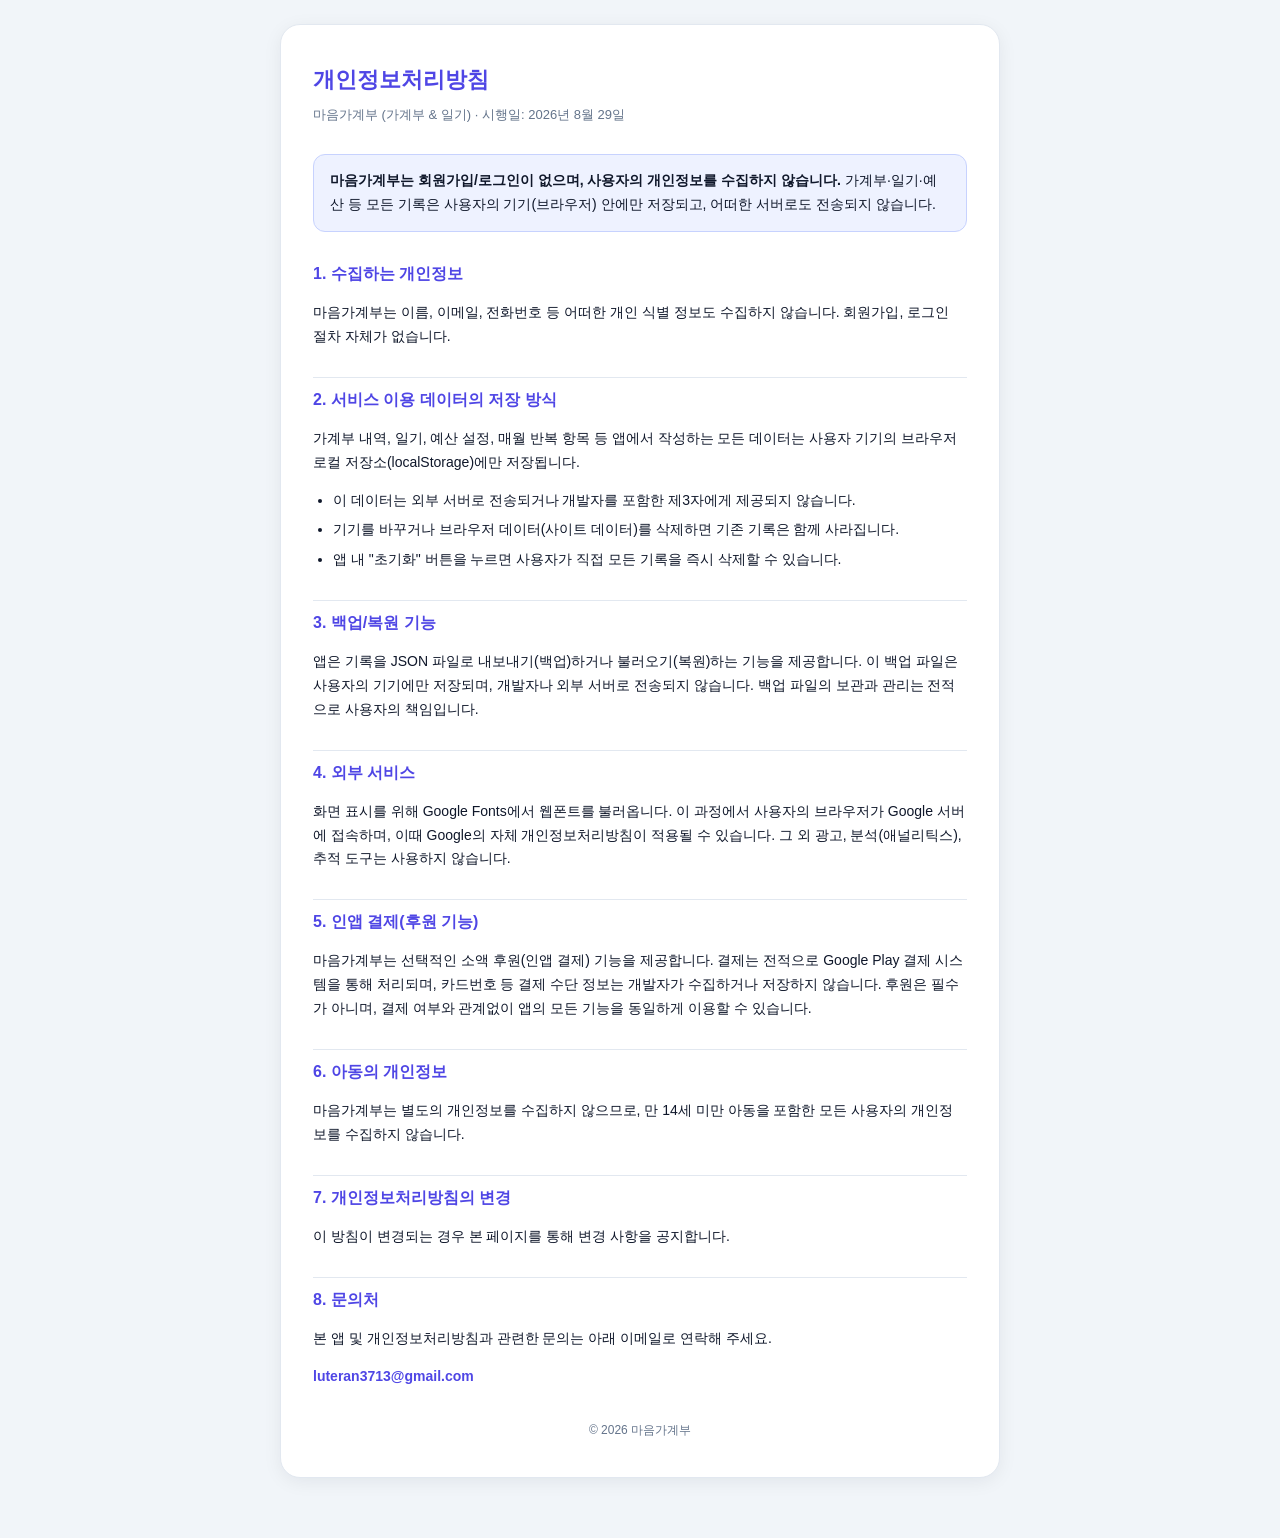
<file: privacy.html>
<!DOCTYPE html>
<html lang="ko">

<head>
    <meta charset="UTF-8">
    <meta name="viewport" content="width=device-width, initial-scale=1.0">
    <title>개인정보처리방침 | 마음가계부</title>
    <style>
        :root {
            --bg-body: #F1F5F9;
            --bg-surface: #FFFFFF;
            --text-primary: #0F172A;
            --text-muted: #64748B;
            --indigo-600: #4F46E5;
            --indigo-50: #EEF2FF;
            --border: #E2E8F0;
        }

        * {
            box-sizing: border-box;
        }

        body {
            margin: 0;
            padding: 24px 16px 60px;
            background: var(--bg-body);
            color: var(--text-primary);
            font-family: 'Noto Sans KR', -apple-system, BlinkMacSystemFont, sans-serif;
            line-height: 1.7;
        }

        .wrap {
            max-width: 720px;
            margin: 0 auto;
            background: var(--bg-surface);
            border: 1px solid var(--border);
            border-radius: 20px;
            padding: 36px 32px;
            box-shadow: 0 4px 20px -2px rgba(15, 23, 42, 0.08);
        }

        h1 {
            font-size: 22px;
            font-weight: 800;
            color: var(--indigo-600);
            margin: 0 0 6px;
        }

        .meta {
            font-size: 13px;
            color: var(--text-muted);
            margin-bottom: 28px;
        }

        h2 {
            font-size: 16px;
            font-weight: 700;
            color: var(--indigo-600);
            margin: 28px 0 8px;
            padding-top: 8px;
            border-top: 1px solid var(--border);
        }

        h2:first-of-type {
            border-top: none;
            padding-top: 0;
        }

        p, li {
            font-size: 14px;
            color: var(--text-primary);
        }

        ul {
            margin: 8px 0;
            padding-left: 20px;
        }

        li {
            margin-bottom: 6px;
        }

        .highlight {
            background: var(--indigo-50);
            border: 1px solid #C7D2FE;
            border-radius: 12px;
            padding: 14px 16px;
            font-size: 14px;
            margin: 8px 0 20px;
        }

        .contact {
            font-weight: 700;
            color: var(--indigo-600);
        }

        footer {
            margin-top: 32px;
            font-size: 12px;
            color: var(--text-muted);
            text-align: center;
        }
    </style>
</head>

<body>
    <div class="wrap">
        <h1>개인정보처리방침</h1>
        <div class="meta">마음가계부 (가계부 &amp; 일기) · 시행일: 2026년 8월 29일</div>

        <div class="highlight">
            <strong>마음가계부는 회원가입/로그인이 없으며, 사용자의 개인정보를 수집하지 않습니다.</strong>
            가계부·일기·예산 등 모든 기록은 사용자의 기기(브라우저) 안에만 저장되고, 어떠한 서버로도 전송되지 않습니다.
        </div>

        <h2>1. 수집하는 개인정보</h2>
        <p>마음가계부는 이름, 이메일, 전화번호 등 어떠한 개인 식별 정보도 수집하지 않습니다. 회원가입, 로그인 절차 자체가 없습니다.</p>

        <h2>2. 서비스 이용 데이터의 저장 방식</h2>
        <p>가계부 내역, 일기, 예산 설정, 매월 반복 항목 등 앱에서 작성하는 모든 데이터는 사용자 기기의 브라우저 로컬 저장소(localStorage)에만 저장됩니다.</p>
        <ul>
            <li>이 데이터는 외부 서버로 전송되거나 개발자를 포함한 제3자에게 제공되지 않습니다.</li>
            <li>기기를 바꾸거나 브라우저 데이터(사이트 데이터)를 삭제하면 기존 기록은 함께 사라집니다.</li>
            <li>앱 내 "초기화" 버튼을 누르면 사용자가 직접 모든 기록을 즉시 삭제할 수 있습니다.</li>
        </ul>

        <h2>3. 백업/복원 기능</h2>
        <p>앱은 기록을 JSON 파일로 내보내기(백업)하거나 불러오기(복원)하는 기능을 제공합니다. 이 백업 파일은 사용자의 기기에만 저장되며, 개발자나 외부 서버로 전송되지 않습니다. 백업 파일의 보관과 관리는 전적으로 사용자의 책임입니다.</p>

        <h2>4. 외부 서비스</h2>
        <p>화면 표시를 위해 Google Fonts에서 웹폰트를 불러옵니다. 이 과정에서 사용자의 브라우저가 Google 서버에 접속하며, 이때 Google의 자체 개인정보처리방침이 적용될 수 있습니다. 그 외 광고, 분석(애널리틱스), 추적 도구는 사용하지 않습니다.</p>

        <h2>5. 인앱 결제(후원 기능)</h2>
        <p>마음가계부는 선택적인 소액 후원(인앱 결제) 기능을 제공합니다. 결제는 전적으로 Google Play 결제 시스템을 통해 처리되며, 카드번호 등 결제 수단 정보는 개발자가 수집하거나 저장하지 않습니다. 후원은 필수가 아니며, 결제 여부와 관계없이 앱의 모든 기능을 동일하게 이용할 수 있습니다.</p>

        <h2>6. 아동의 개인정보</h2>
        <p>마음가계부는 별도의 개인정보를 수집하지 않으므로, 만 14세 미만 아동을 포함한 모든 사용자의 개인정보를 수집하지 않습니다.</p>

        <h2>7. 개인정보처리방침의 변경</h2>
        <p>이 방침이 변경되는 경우 본 페이지를 통해 변경 사항을 공지합니다.</p>

        <h2>8. 문의처</h2>
        <p>본 앱 및 개인정보처리방침과 관련한 문의는 아래 이메일로 연락해 주세요.</p>
        <p class="contact">luteran3713@gmail.com</p>

        <footer>© 2026 마음가계부</footer>
    </div>
</body>

</html>
</file>
<file: style.css>
:root {
    --bg-body: #F1F5F9;
    --bg-surface: #FFFFFF;
    --text-primary: #0F172A;
    --text-muted: #64748B;
    --indigo-600: #4F46E5;
    --indigo-50: #EEF2FF;
    --coral-500: #F43F5E;
    --emerald-500: #10B981;
    --amber-500: #F59E0B;
    --border: #E2E8F0;
    --radius-card: 16px;
    --shadow: 0 4px 20px -2px rgba(15, 23, 42, 0.08);
}

* {
    box-sizing: border-box;
    margin: 0;
    padding: 0;
    font-family: 'Inter', 'Noto Sans KR', sans-serif;
    -webkit-tap-highlight-color: transparent;
}

body {
    background-color: var(--bg-body);
    color: var(--text-primary);
    min-height: 100vh;
    padding: 16px;
}

.dash-wrapper {
    width: 100%;
    max-width: 1100px;
    margin: 0 auto;
    background: var(--bg-surface);
    border-radius: 24px;
    box-shadow: var(--shadow);
    border: 1px solid var(--border);
    overflow: hidden;
    display: flex;
    flex-direction: column;
}

.dash-header {
    padding: 18px 24px;
    border-bottom: 1px solid var(--border);
    display: flex;
    justify-content: space-between;
    align-items: center;
    flex-wrap: wrap;
    gap: 16px;
}

.month-nav {
    display: flex;
    align-items: center;
    gap: 8px;
    flex-wrap: wrap;
}

.month-nav-spacer {
    display: none;
}

.month-nav-center {
    display: flex;
    align-items: center;
    gap: 8px;
}

.month-nav-btn {
    background: var(--indigo-50);
    color: var(--indigo-600);
    border: 1px solid #C7D2FE;
    width: 30px;
    height: 30px;
    border-radius: 8px;
    cursor: pointer;
    font-weight: 700;
    font-size: 13px;
    display: flex;
    align-items: center;
    justify-content: center;
    transition: all 0.2s;
}

.month-nav-btn:hover {
    background: var(--indigo-600);
    color: white;
}

.month-label {
    font-size: 16px;
    font-weight: 800;
    color: var(--indigo-600);
}

.today-go-btn {
    margin-left: 8px;
    background: #F0FDF4;
    color: var(--emerald-500);
    border: 1px solid #BBF7D0;
    padding: 5px 12px;
    border-radius: 10px;
    font-size: 12px;
    font-weight: 700;
    cursor: pointer;
    transition: all 0.2s;
}

.today-go-btn:active {
    background: var(--emerald-500);
    color: white;
}

.metrics-group {
    display: flex;
    align-items: center;
    gap: 12px;
    flex-wrap: wrap;
}

/* 예산 사용률 미터 (같은 색조의 트랙+채움으로 표현하는 단일 비율 게이지) */
.budget-meter {
    position: relative;
    width: 40px;
    height: 40px;
    flex-shrink: 0;
}

.budget-meter svg {
    width: 100%;
    height: 100%;
    transform: rotate(-90deg);
}

.budget-meter-track {
    fill: none;
    stroke: #D9DDE0;
    stroke-width: 7;
    transition: stroke 0.3s ease;
}

.budget-meter-fill {
    fill: none;
    stroke: var(--indigo-600);
    stroke-width: 7;
    stroke-linecap: round;
    stroke-dasharray: 163.36;
    stroke-dashoffset: 163.36;
    transition: stroke-dashoffset 0.4s ease, stroke 0.3s ease;
}

.budget-meter-text {
    position: absolute;
    inset: 0;
    display: flex;
    align-items: center;
    justify-content: center;
    font-size: 11px;
    font-weight: 800;
    color: var(--indigo-600);
}

.budget-meter.risk .budget-meter-fill {
    stroke: var(--coral-500);
}

.budget-meter.risk .budget-meter-text {
    color: var(--coral-500);
}

/* 수입/지출 비율 도넛 (2구간 part-to-whole, 앱 전체에서 쓰는 emerald=수입/coral=지출 색을 그대로 사용) */
.ie-meter {
    position: relative;
    width: 40px;
    height: 40px;
    flex-shrink: 0;
}

.ie-meter svg {
    width: 100%;
    height: 100%;
    transform: rotate(-90deg);
}

.ie-meter-track {
    fill: none;
    stroke: var(--border);
    stroke-width: 7;
}

.ie-meter-inc,
.ie-meter-exp {
    fill: none;
    stroke-width: 7;
    stroke-linecap: round;
    transition: stroke-dasharray 0.4s ease, stroke-dashoffset 0.4s ease;
}

.ie-meter-inc {
    stroke: var(--emerald-500);
}

.ie-meter-exp {
    stroke: var(--coral-500);
}

.metric-pill {
    background: var(--bg-body);
    padding: 8px 14px;
    border-radius: 12px;
    display: flex;
    align-items: center;
    gap: 10px;
    border: 1px solid var(--border);
}

.metric-label {
    font-size: 11px;
    color: var(--text-muted);
    font-weight: 500;
}

.metric-val {
    font-size: 13px;
    font-weight: 700;
}

@media (max-width: 756px) {
    .dash-header {
        flex-wrap: wrap;
        padding: 10px;
        gap: 8px;
    }

    .month-nav {
        display: grid;
        grid-template-columns: 1fr auto 1fr;
        align-items: center;
        width: 100%;
        gap: 4px;
        padding: 6px 0;
    }

    .month-nav-spacer {
        display: block;
    }

    .month-nav-center {
        display: flex;
        align-items: center;
        justify-content: center;
        gap: 10px;
    }

    .month-nav-btn {
        width: 28px;
        height: 28px;
        font-size: 13px;
    }

    .month-label {
        font-size: 16px;
    }

    .today-go-btn {
        justify-self: end;
        margin-left: 0;
        padding: 6px 12px;
        font-size: 12px;
    }

    .metrics-group {
        flex-wrap: nowrap;
        gap: 6px;
        width: 100%;
        min-width: 0;
    }

    .budget-meter,
    .ie-meter {
        width: 32px;
        height: 32px;
        flex-shrink: 0;
    }

    .budget-meter-text {
        font-size: 9px;
    }

    .metric-pill {
        padding: 5px 8px;
        gap: 6px;
        min-width: 0;
        flex: 1;
    }

    .metric-label {
        font-size: 9px;
    }

    .metric-val {
        font-size: 11px;
        white-space: normal;
        word-break: keep-all;
    }
}

.dash-tab-bar {
    display: flex;
    padding: 0 24px;
    background: #FAFAFA;
    border-bottom: 1px solid var(--border);
    gap: 8px;
    flex-wrap: wrap;
}

.dash-tab-group {
    display: flex;
    flex-wrap: nowrap;
    gap: 2px;
}

.dash-tab-actions {
    display: flex;
    flex-wrap: nowrap;
    align-items: center;
    gap: 8px;
    margin-left: auto;
    overflow-x: auto;
}

.dash-tab {
    padding: 12px 10px;
    border: none;
    background: none;
    font-size: 13px;
    font-weight: 600;
    color: var(--text-muted);
    cursor: pointer;
    position: relative;
    display: flex;
    align-items: center;
    gap: 6px;
}

.dash-tab.active {
    color: var(--indigo-600);
    font-weight: 700;
}

.dash-tab.active::after {
    content: '';
    position: absolute;
    bottom: 0;
    left: 0;
    right: 0;
    height: 3px;
    background: var(--indigo-600);
    border-radius: 3px 3px 0 0;
}

.tab-icon-btn {
    background: var(--indigo-50);
    color: var(--indigo-600);
    border: 1px solid #C7D2FE;
    padding: 7px 12px;
    border-radius: 10px;
    font-size: 13px;
    font-weight: 700;
    cursor: pointer;
    display: flex;
    align-items: center;
    justify-content: center;
    flex-shrink: 0;
    white-space: nowrap;
    transition: background 0.2s, color 0.2s;
}

.tab-icon-btn:hover {
    background: var(--indigo-600);
    color: white;
}

.tab-reset-btn {
    align-self: center;
    background: var(--coral-500);
    color: white;
    border: none;
    padding: 7px 14px;
    border-radius: 10px;
    font-size: 13px;
    font-weight: 700;
    cursor: pointer;
    white-space: nowrap;
    flex-shrink: 0;
    transition: background 0.2s;
}

.tab-reset-btn:hover {
    background: #E11D48;
}

/* ===== 햄버거 메뉴 (593px 이하에서 백업/복원/초기화 대체) ===== */
.tab-menu-toggle {
    display: none;
    margin-left: auto;
    align-self: center;
    width: 34px;
    height: 34px;
    border-radius: 10px;
    border: none;
    background: none;
    color: var(--text-primary);
    font-size: 16px;
    cursor: pointer;
    align-items: center;
    justify-content: center;
    flex-shrink: 0;
}

.tab-menu-overlay {
    display: none;
    position: fixed;
    inset: 0;
    background: rgba(15, 23, 42, 0.45);
    z-index: 150;
    opacity: 0;
    transition: opacity 0.25s ease;
}

.tab-menu-overlay.open {
    display: block;
    opacity: 1;
}

.tab-menu-drawer {
    position: fixed;
    top: 0;
    right: 0;
    height: 100%;
    width: min(78vw, 300px);
    background: var(--bg-surface);
    box-shadow: -8px 0 32px rgba(15, 23, 42, 0.18);
    z-index: 151;
    transform: translateX(100%);
    transition: transform 0.28s ease;
    display: flex;
    flex-direction: column;
    padding: 18px;
    gap: 10px;
}

.tab-menu-drawer.open {
    transform: translateX(0);
}

.tab-menu-header {
    display: flex;
    justify-content: space-between;
    align-items: center;
    font-size: 15px;
    font-weight: 800;
    color: var(--indigo-600);
    margin-bottom: 8px;
}

.tab-menu-item {
    text-align: left;
    padding: 14px 16px;
    border-radius: 12px;
    border: 1.5px solid var(--border);
    background: #FAFBFF;
    font-size: 14px;
    font-weight: 700;
    color: var(--text-primary);
    cursor: pointer;
    transition: background 0.15s, border-color 0.15s;
}

.tab-menu-item:hover {
    background: var(--indigo-50);
    border-color: #C7D2FE;
}

.tab-menu-item.danger {
    color: var(--coral-500);
    border-color: #FECDD3;
    background: #FFF1F2;
}

.tab-menu-item.danger:hover {
    background: var(--coral-500);
    color: white;
}

@media (max-width: 593px) {
    .dash-tab-actions {
        display: none;
    }

    .tab-menu-toggle {
        display: flex;
    }
}

@media (max-width: 448px) {
    .dash-tab-bar {
        padding: 0 10px;
        gap: 4px;
    }

    .dash-tab {
        padding: 12px 6px;
        font-size: 12px;
        gap: 4px;
        white-space: nowrap;
    }

    .tab-menu-toggle {
        width: 30px;
        height: 30px;
        font-size: 14px;
    }
}

.dash-body {
    display: grid;
    grid-template-columns: 1fr;
    padding: 20px;
    gap: 20px;
    transition: padding 0.25s ease, gap 0.25s ease;
}

@media (min-width: 850px) {
    .dash-body {
        grid-template-columns: 1.3fr 1fr;
    }
}

.dash-card {
    background: var(--bg-surface);
    border-radius: var(--radius-card);
    border: 1px solid var(--border);
    padding: 18px;
    box-shadow: 0 2px 8px rgba(0, 0, 0, 0.02);
    margin-bottom: 16px;
    transition: padding 0.25s ease;
}

.card-header {
    display: flex;
    justify-content: space-between;
    align-items: center;
    margin-bottom: 8px;
}

.card-title {
    font-size: 16px;
    font-weight: 700;
}

/* ===== 카테고리 요약 탭 (지출 / 수입) ===== */
.cat-tab-bar {
    display: flex;
    gap: 4px;
    margin-bottom: 14px;
    background: var(--bg-body);
    border-radius: 10px;
    padding: 4px;
}

.cat-tab {
    flex: 1;
    padding: 7px 10px;
    border: none;
    border-radius: 8px;
    background: transparent;
    font-size: 13px;
    font-weight: 600;
    color: var(--text-muted);
    cursor: pointer;
    transition: background 0.18s, color 0.18s, box-shadow 0.18s;
    white-space: nowrap;
}

.cat-tab.active {
    background: var(--bg-surface);
    color: var(--indigo-600);
    font-weight: 700;
    box-shadow: 0 1px 6px rgba(79, 70, 229, 0.12);
}

/* 지출 탭 활성 강조 */
#catTabExp.active {
    color: var(--coral-500);
    box-shadow: 0 1px 6px rgba(244, 63, 94, 0.13);
}

/* 수입 탭 활성 강조 */
#catTabInc.active {
    color: var(--emerald-500);
    box-shadow: 0 1px 6px rgba(16, 185, 129, 0.13);
}

/* 카테고리 바 아이템 */
.cat-bar-item {
    margin-bottom: 10px;
}

.cat-bar-header {
    display: flex;
    justify-content: space-between;
    font-size: 12px;
    font-weight: 600;
    margin-bottom: 4px;
    color: var(--text-primary);
}

.cat-progress {
    height: 8px;
    background: var(--bg-body);
    border-radius: 99px;
    overflow: hidden;
}

.cat-fill {
    height: 100%;
    border-radius: 99px;
    transition: width 0.4s cubic-bezier(0.4, 0, 0.2, 1);
}

.cal-table-head {
    display: grid;
    grid-template-columns: repeat(7, 1fr);
    text-align: center;
    font-size: 13px;
    font-weight: 600;
    color: var(--text-muted);
    margin-bottom: 10px;
    transition: margin-bottom 0.25s ease;
}

.cal-grid {
    display: grid;
    grid-template-columns: repeat(7, 1fr);
    gap: 5px;
    width: 100%;
    transition: gap 0.25s ease;
}

@media (max-width: 593px) {
    .dash-body {
        padding: 8px;
        gap: 10px;
    }

    .dash-card {
        padding: 8px;
    }

    .cal-card {
        background: transparent;
        border: none;
        box-shadow: none;
        border-radius: 0;
        padding: 8px 0;
    }

    .cal-table-head {
        margin-bottom: 6px;
    }

    .cal-grid {
        gap: 0;
    }

    .cal-grid>.cal-cell:nth-child(7n+1) {
        border-left-width: 1px;
    }

    .cal-grid>.cal-cell:nth-child(-n+7) {
        border-top-width: 1px;
    }
}

.cal-cell {
    position: relative;
    min-width: 0;
    min-height: 80px;
    border-radius: 10px;
    background: #F8FAFC;
    border: 1.5px solid var(--border);
    padding: 4px;
    display: flex;
    flex-direction: column;
    justify-content: flex-start;
    gap: 3px;
    cursor: pointer;
    transition: padding 0.25s ease, min-height 0.25s ease, border-color 0.15s ease, background 0.15s ease, transform 0.15s ease, box-shadow 0.15s ease, border-radius 0.25s ease, border-width 0.25s ease;
    box-sizing: border-box;
    user-select: none;
}

@media (max-width: 593px) {
    .cal-cell {
        border-radius: 0;
        border-width: 0 1px 1px 0;
    }
}

.cal-cell * {
    pointer-events: none;
}

.cal-cell .cal-write-btn {
    position: absolute;
    right: 3px;
    bottom: 3px;
    width: 20px;
    height: 20px;
    border-radius: 50%;
    border: none;
    background: var(--indigo-600);
    color: #fff;
    font-size: 11px;
    line-height: 1;
    display: flex;
    align-items: center;
    justify-content: center;
    cursor: pointer;
    pointer-events: auto;
    box-shadow: 0 2px 6px rgba(79, 70, 229, 0.4);
    z-index: 6;
    transition: width 0.25s ease, height 0.25s ease, font-size 0.25s ease, right 0.25s ease, bottom 0.25s ease, background 0.15s ease;
}

.cal-cell .cal-write-btn:hover {
    background: #4338CA;
}

@media (max-width: 480px) {
    .cal-cell {
        min-height: 90px;
        padding: 2px 1px;
    }

    .cal-cell .cal-write-btn {
        width: 16px;
        height: 16px;
        font-size: 9px;
        right: 2px;
        bottom: 2px;
    }

    .tag-exp,
    .tag-inc {
        font-size: 9px;
    }

    .tag-diary {
        font-size: 11px;
    }

    .tag-holiday {
        font-size: 7px;
        padding: 0 2px;
    }
}

.cal-cell:hover {
    border-color: var(--indigo-600);
    background: var(--indigo-50);
    transform: scale(1.03);
}

.cal-cell.selected {
    border-color: var(--indigo-600) !important;
    box-shadow: 0 0 0 2px var(--indigo-600), 0 4px 12px rgba(79, 70, 229, 0.3) !important;
    background: #FFF !important;
    transform: scale(1.04);
    z-index: 5;
}

@media (max-width: 593px) {
    .cal-cell:hover {
        transform: none;
        z-index: 4;
    }

    .cal-cell.selected {
        box-shadow: inset 0 0 0 2px var(--indigo-600) !important;
        transform: none;
    }
}

.cal-cell.selected .cal-date {
    color: var(--indigo-600);
    font-weight: 800;
}

.cal-cell.other-month {
    pointer-events: none;
}

.cal-cell.other-month .cal-date {
    color: #CBD5E1;
}

.cal-date {
    font-size: 12px;
    font-weight: 700;
}

.cal-info {
    display: flex;
    flex-direction: column;
    gap: 3px;
    align-items: flex-start;
    width: 100%;
}

.tag-exp {
    font-size: 11px;
    font-weight: 700;
    color: var(--coral-500);
    transition: font-size 0.25s ease;
}

.tag-inc {
    font-size: 11px;
    font-weight: 700;
    color: var(--emerald-500);
    transition: font-size 0.25s ease;
}

.tag-diary {
    font-size: 13px;
    font-weight: 700;
    color: var(--indigo-600);
    transition: font-size 0.25s ease;
}

.tag-holiday {
    font-size: 8px;
    font-weight: 700;
    color: var(--coral-500);
    background: #FFF1F2;
    padding: 1px 4px;
    border-radius: 4px;
    white-space: nowrap;
    transition: font-size 0.25s ease, padding 0.25s ease;
}

.cat-bar-item {
    margin-bottom: 10px;
}

.cat-bar-header {
    display: flex;
    justify-content: space-between;
    font-size: 12px;
    font-weight: 600;
    margin-bottom: 4px;
}

.cat-progress {
    height: 8px;
    background: var(--bg-body);
    border-radius: 4px;
    overflow: hidden;
}

.cat-fill {
    height: 100%;
    border-radius: 4px;
}

.mode-toggle-bar {
    display: flex;
    background: var(--bg-body);
    border: 1px solid var(--border);
    padding: 3px;
    border-radius: 12px;
    gap: 4px;
    margin-bottom: 14px;
}

.mode-btn {
    flex: 1;
    padding: 8px 0;
    border: none;
    background: none;
    color: var(--text-muted);
    font-size: 12px;
    font-weight: 600;
    border-radius: 9px;
    cursor: pointer;
    text-align: center;
}

.mode-btn.active {
    background: var(--bg-surface);
    color: var(--indigo-600);
    box-shadow: 0 2px 6px rgba(0, 0, 0, 0.05);
    font-weight: 700;
}

.day-panel-title {
    font-size: 15px;
    font-weight: 800;
    color: var(--indigo-600);
    margin-bottom: 12px;
    display: flex;
    align-items: center;
    justify-content: space-between;
    background: var(--indigo-50);
    border: 1px solid #C7D2FE;
    border-radius: 12px;
    padding: 10px 14px;
}

@media (max-width: 849px) {
    .day-panel-title {
        display: none;
    }
}

.date-group-card {
    background: #F8FAFC;
    border: 1px solid var(--border);
    border-radius: 12px;
    padding: 12px;
    margin-bottom: 10px;
}

.date-group-header {
    font-size: 13px;
    font-weight: 700;
    color: var(--indigo-600);
    margin-bottom: 6px;
    padding-bottom: 4px;
    border-bottom: 1px dashed var(--border);
    display: flex;
    justify-content: space-between;
}

.entry-item {
    display: flex;
    justify-content: space-between;
    align-items: center;
    padding: 8px 10px;
    border-radius: 8px;
    background: #FFF;
    border: 1px solid var(--border);
    margin-bottom: 6px;
}

.entry-left {
    display: flex;
    align-items: center;
    gap: 8px;
}

.entry-icon {
    font-size: 16px;
}

.entry-name {
    font-size: 13px;
    font-weight: 600;
}

.entry-cate {
    font-size: 11px;
    color: var(--text-muted);
}

.entry-memo {
    font-size: 11px;
    color: var(--text-muted);
    margin-top: 2px;
}

.entry-val {
    font-size: 13px;
    font-weight: 700;
}

.diary-box {
    background: var(--indigo-50);
    border: 1px solid #C7D2FE;
    border-radius: 10px;
    padding: 10px;
    margin-top: 6px;
}

.diary-box-header {
    display: flex;
    justify-content: space-between;
    align-items: center;
    margin-bottom: 6px;
}

.diary-box-title {
    font-size: 12px;
    font-weight: 700;
    color: var(--indigo-600);
}

.diary-box-content {
    font-size: 13px;
    line-height: 1.4;
    color: #334155;
    white-space: pre-wrap;
    word-break: break-word;
}

/* ===== MODAL ===== */
.modal-overlay {
    display: none;
    position: fixed;
    inset: 0;
    background: rgba(15, 23, 42, 0.55);
    backdrop-filter: blur(4px);
    z-index: 100;
    align-items: center;
    justify-content: center;
    padding: 16px;
}

.modal-overlay.open {
    display: flex;
}

.modal-box {
    background: var(--bg-surface);
    border-radius: 24px;
    width: 100%;
    max-width: 520px;
    max-height: 90vh;
    overflow-y: auto;
    box-shadow: 0 24px 64px rgba(79, 70, 229, 0.15), 0 8px 32px rgba(0, 0, 0, 0.1);
    border: 1px solid #C7D2FE;
    animation: slideUp 0.25s ease;
}

/* 커스텀 카테고리 드롭다운 */
.custom-select-wrapper {
    position: relative;
    width: 100%;
}

.custom-select-trigger {
    width: 100%;
    padding: 10px 14px;
    border: 1.5px solid var(--border);
    border-radius: 10px;
    background: var(--bg-body);
    font-size: 14px;
    color: var(--text-primary);
    cursor: pointer;
    display: flex;
    justify-content: space-between;
    align-items: center;
    transition: border-color 0.2s;
    user-select: none;
}

.custom-select-trigger:hover,
.custom-select-trigger.open {
    border-color: var(--indigo-600);
    outline: none;
}

.custom-select-trigger .arrow {
    font-size: 10px;
    color: var(--text-muted);
    transition: transform 0.2s;
}

.custom-select-trigger.open .arrow {
    transform: rotate(180deg);
}

.custom-select-dropdown {
    display: none;
    position: absolute;
    top: calc(100% + 4px);
    left: 0;
    right: 0;
    background: var(--bg-surface);
    border: 1.5px solid var(--indigo-600);
    border-radius: 12px;
    box-shadow: 0 8px 24px rgba(79, 70, 229, 0.15);
    z-index: 200;
    max-height: 200px;
    overflow-y: auto;
    padding: 4px;
}

.custom-select-dropdown.open {
    display: block;
}

.custom-select-option {
    padding: 9px 12px;
    font-size: 14px;
    border-radius: 8px;
    cursor: pointer;
    transition: background 0.15s;
}

.custom-select-option:hover {
    background: var(--indigo-50);
    color: var(--indigo-600);
}

.custom-select-option.selected {
    background: var(--indigo-50);
    color: var(--indigo-600);
    font-weight: 600;
}

.custom-select-group-label {
    padding: 8px 12px 4px;
    font-size: 11px;
    font-weight: 700;
    color: var(--text-muted);
    pointer-events: none;
    user-select: none;
}

.custom-select-group-label:not(:first-child) {
    margin-top: 4px;
    border-top: 1px solid var(--border);
    padding-top: 8px;
}

@keyframes slideUp {
    from {
        opacity: 0;
        transform: translateY(30px);
    }

    to {
        opacity: 1;
        transform: translateY(0);
    }
}

.modal-header {
    padding: 24px 24px 0;
    display: flex;
    justify-content: space-between;
    align-items: center;
}

.modal-title {
    font-size: 20px;
    font-weight: 800;
    color: var(--indigo-600);
}

.modal-date-badge {
    font-size: 12px;
    font-weight: 700;
    background: var(--indigo-50);
    color: var(--indigo-600);
    padding: 4px 12px;
    border-radius: 20px;
    border: 1px solid #C7D2FE;
}

.modal-close {
    width: 32px;
    height: 32px;
    border-radius: 10px;
    border: 1px solid var(--border);
    background: var(--bg-body);
    color: var(--text-muted);
    font-size: 16px;
    cursor: pointer;
    display: flex;
    align-items: center;
    justify-content: center;
}

.modal-close:hover {
    background: var(--coral-500);
    color: white;
    border-color: var(--coral-500);
}

.tab-menu-header .modal-close {
    border: none;
    background: none;
}

.tab-menu-header .modal-close:hover {
    background: none;
    color: var(--coral-500);
    border-color: transparent;
}

.modal-tabs {
    display: flex;
    margin: 16px 24px 0;
    background: var(--bg-body);
    border: 1px solid var(--border);
    padding: 4px;
    border-radius: 14px;
    gap: 4px;
}

.modal-tab {
    flex: 1;
    padding: 9px 0;
    border: none;
    background: none;
    font-size: 13px;
    font-weight: 600;
    color: var(--text-muted);
    border-radius: 10px;
    cursor: pointer;
    text-align: center;
    transition: all 0.2s;
}

.modal-tab.active {
    background: var(--bg-surface);
    color: var(--indigo-600);
    font-weight: 700;
    box-shadow: 0 2px 6px rgba(0, 0, 0, 0.06);
}

.modal-body {
    padding: 20px 24px 20px;
}

.form-section {
    display: none;
    flex-direction: column;
    gap: 14px;
}

.form-section.active {
    display: flex;
}

.form-row {
    display: grid;
    grid-template-columns: 1fr 1fr;
    gap: 12px;
}

.form-group {
    display: flex;
    flex-direction: column;
    gap: 6px;
}

.form-label {
    font-size: 12px;
    font-weight: 700;
    color: var(--text-muted);
}

.form-input,
.form-select,
.form-textarea {
    padding: 10px 14px;
    border-radius: 12px;
    border: 1.5px solid var(--border);
    font-size: 14px;
    color: var(--text-primary);
    background: #FAFBFF;
    outline: none;
    font-family: 'Inter', 'Noto Sans KR', sans-serif;
    transition: border-color 0.2s, box-shadow 0.2s;
    width: 100%;
}

/* Responsive layout for form rows */
@media (max-width: 480px) {
    .form-row {
        grid-template-columns: 1fr;
    }
}

.form-input:focus,
.form-select:focus,
.form-textarea:focus {
    border-color: var(--indigo-600);
    box-shadow: 0 0 0 3px rgba(79, 70, 229, 0.12);
}

.form-textarea {
    resize: vertical;
    min-height: 110px;
}

.type-toggle {
    display: flex;
    gap: 8px;
}

.type-btn {
    flex: 1;
    padding: 10px 0;
    border-radius: 12px;
    border: 1.5px solid var(--border);
    background: #FAFBFF;
    font-size: 13px;
    font-weight: 700;
    cursor: pointer;
    text-align: center;
    transition: all 0.2s;
    color: var(--text-muted);
}

.type-btn.exp.active {
    background: #FFF1F2;
    border-color: var(--coral-500);
    color: var(--coral-500);
}

.type-btn.inc.active {
    background: #F0FDF4;
    border-color: var(--emerald-500);
    color: var(--emerald-500);
}

/* ===== 매월 반복 ===== */
.repeat-row {
    display: flex;
    gap: 10px;
    align-items: center;
    flex-wrap: wrap;
}

.repeat-btn {
    flex: 1 1 150px;
    display: flex;
    align-items: center;
    justify-content: center;
    gap: 8px;
    padding: 10px 14px;
    border-radius: 12px;
    border: 1.5px solid var(--border);
    background: #FAFBFF;
    font-size: 13px;
    font-weight: 700;
    color: var(--text-muted);
    cursor: pointer;
    transition: all 0.2s;
}

.repeat-btn.active {
    background: var(--indigo-50);
    border-color: var(--indigo-600);
    color: var(--indigo-600);
    box-shadow: 0 0 0 2px rgba(79, 70, 229, 0.12);
}

.repeat-info {
    flex: 1 1 170px;
    font-size: 12px;
    color: var(--text-muted);
    line-height: 1.45;
}

.repeat-detail {
    display: none;
    margin-top: 10px;
    flex-direction: column;
    gap: 6px;
}

.repeat-detail.open {
    display: flex;
}

.scope-toggle {
    display: flex;
    gap: 8px;
    flex-wrap: wrap;
}

.scope-btn {
    flex: 1 1 130px;
    padding: 10px 0;
    border-radius: 12px;
    border: 1.5px solid var(--border);
    background: #FAFBFF;
    font-size: 13px;
    font-weight: 700;
    color: var(--text-muted);
    cursor: pointer;
    text-align: center;
    transition: all 0.2s;
}

.scope-btn.active {
    background: var(--indigo-50);
    border-color: var(--indigo-600);
    color: var(--indigo-600);
}

.badge-repeat {
    font-size: 10px;
    font-weight: 700;
    color: var(--indigo-600);
    background: var(--indigo-50);
    border: 1px solid #C7D2FE;
    padding: 1px 5px;
    border-radius: 6px;
    margin-left: 6px;
    white-space: nowrap;
}

.icon-btn {
    background: none;
    border: none;
    cursor: pointer;
    font-size: 14px;
    color: var(--text-muted);
    padding: 2px;
    line-height: 1;
}

.btn-danger {
    padding: 12px 16px;
    border-radius: 14px;
    border: 1.5px solid #FECDD3;
    background: #FFF1F2;
    color: var(--coral-500);
    font-size: 14px;
    font-weight: 700;
    cursor: pointer;
}

.btn-danger:hover {
    background: var(--coral-500);
    color: white;
    border-color: var(--coral-500);
}

.mood-picker {
    display: flex;
    gap: 8px;
    flex-wrap: wrap;
}

.mood-btn {
    padding: 6px 12px;
    border-radius: 10px;
    border: 1.5px solid var(--border);
    background: #FAFBFF;
    font-size: 13px;
    cursor: pointer;
    transition: all 0.2s;
    color: var(--text-primary);
}

.mood-btn.active {
    border-color: var(--indigo-600);
    background: var(--indigo-50);
    box-shadow: 0 0 0 2px rgba(79, 70, 229, 0.15);
}

.tag-list {
    display: flex;
    flex-wrap: wrap;
    gap: 6px;
    min-height: 28px;
    margin-top: 6px;
}

.tag-chip {
    background: var(--indigo-50);
    color: var(--indigo-600);
    border: 1px solid #C7D2FE;
    padding: 3px 10px;
    border-radius: 20px;
    font-size: 12px;
    display: flex;
    align-items: center;
    gap: 4px;
}

.tag-chip button {
    background: none;
    border: none;
    color: var(--indigo-600);
    cursor: pointer;
    font-size: 13px;
    line-height: 1;
}

.modal-footer {
    padding: 0 24px 24px;
    display: flex;
    gap: 10px;
}

.btn-cancel {
    flex: 1;
    padding: 12px;
    border-radius: 14px;
    border: 1.5px solid var(--border);
    background: var(--bg-body);
    color: var(--text-muted);
    font-size: 14px;
    font-weight: 700;
    cursor: pointer;
}

.btn-cancel:hover {
    background: var(--border);
}

.btn-save {
    flex: 2;
    padding: 12px;
    border-radius: 14px;
    border: none;
    background: var(--indigo-600);
    color: white;
    font-size: 14px;
    font-weight: 700;
    cursor: pointer;
    box-shadow: 0 4px 14px rgba(79, 70, 229, 0.3);
    transition: all 0.2s;
}

.btn-save:hover {
    background: #4338CA;
    transform: translateY(-1px);
    box-shadow: 0 6px 20px rgba(79, 70, 229, 0.35);
}

.support-footer {
    max-width: 1100px;
    margin: 12px auto 0;
    text-align: center;
}

.support-link {
    background: none;
    border: none;
    color: var(--text-muted);
    font-size: 12px;
    font-weight: 600;
    cursor: pointer;
    padding: 8px;
    transition: color 0.2s;
}

.support-link:hover {
    color: var(--indigo-600);
}
</file>
